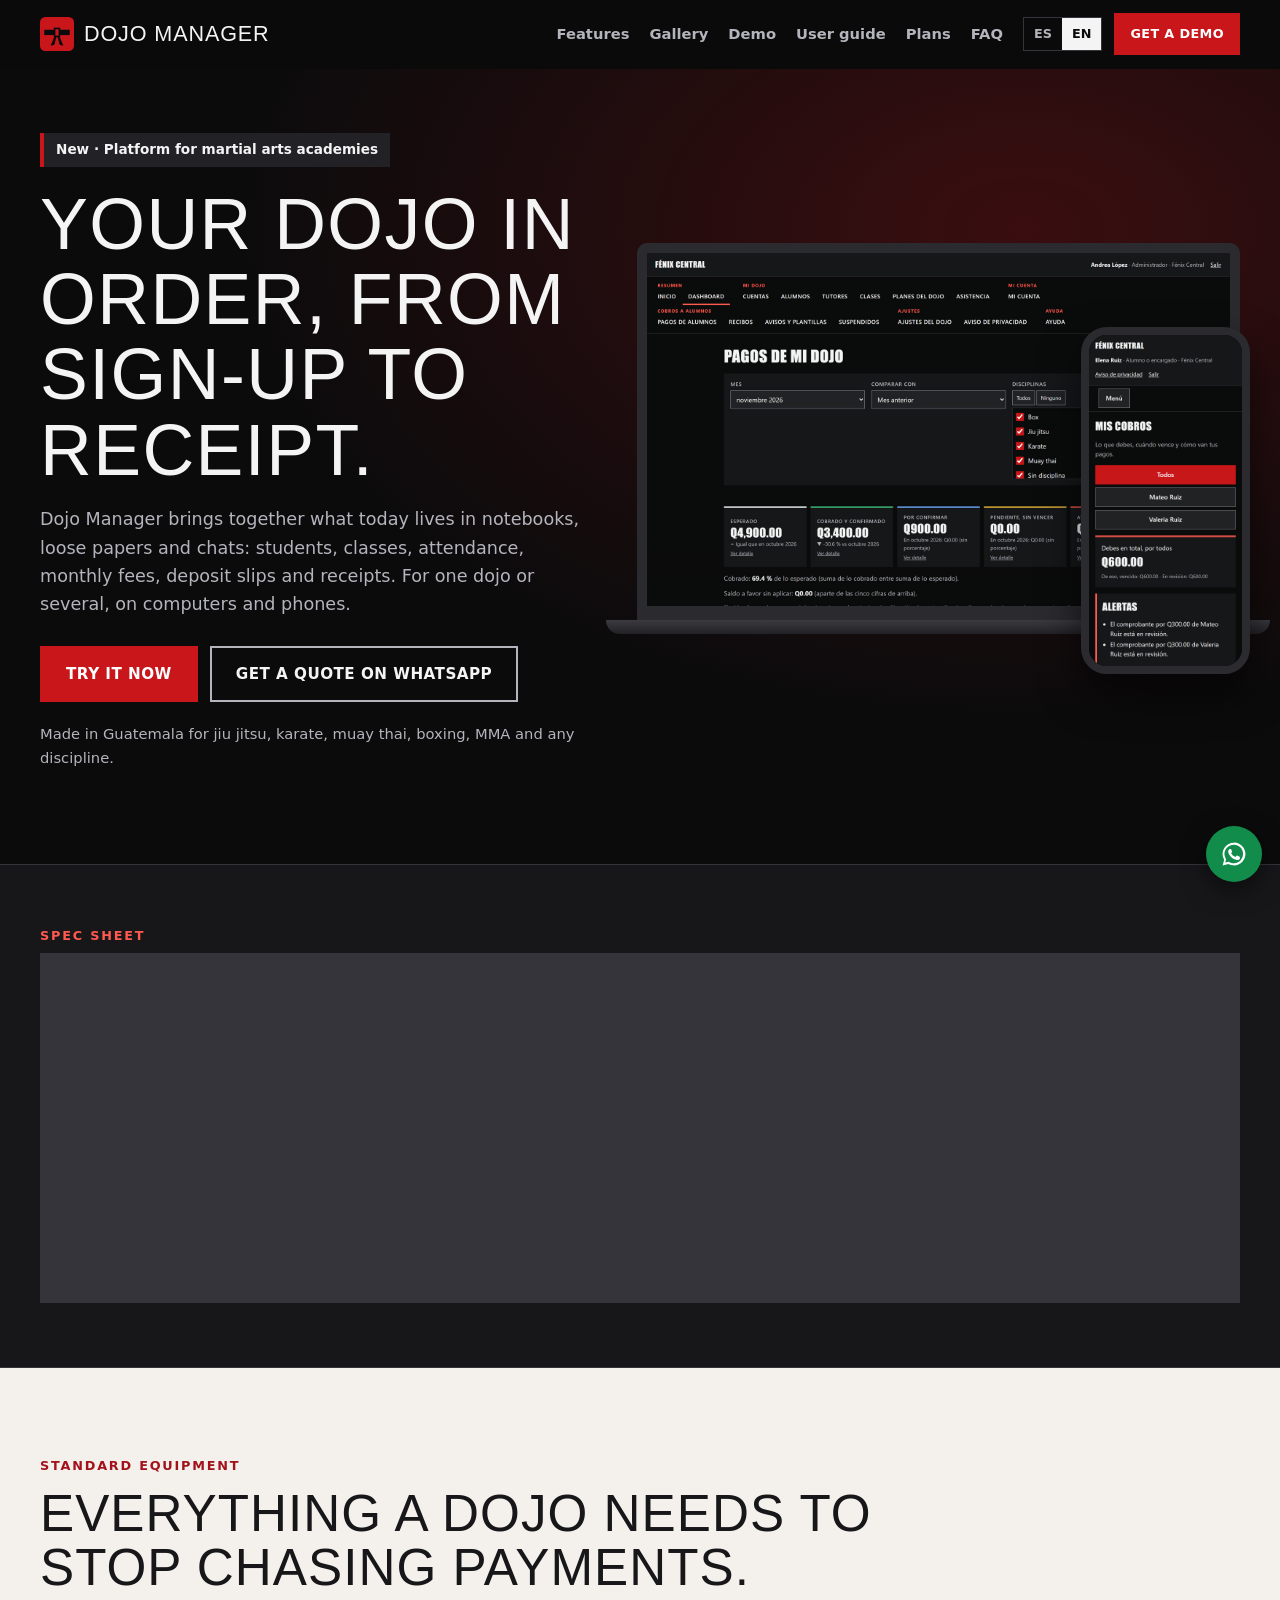
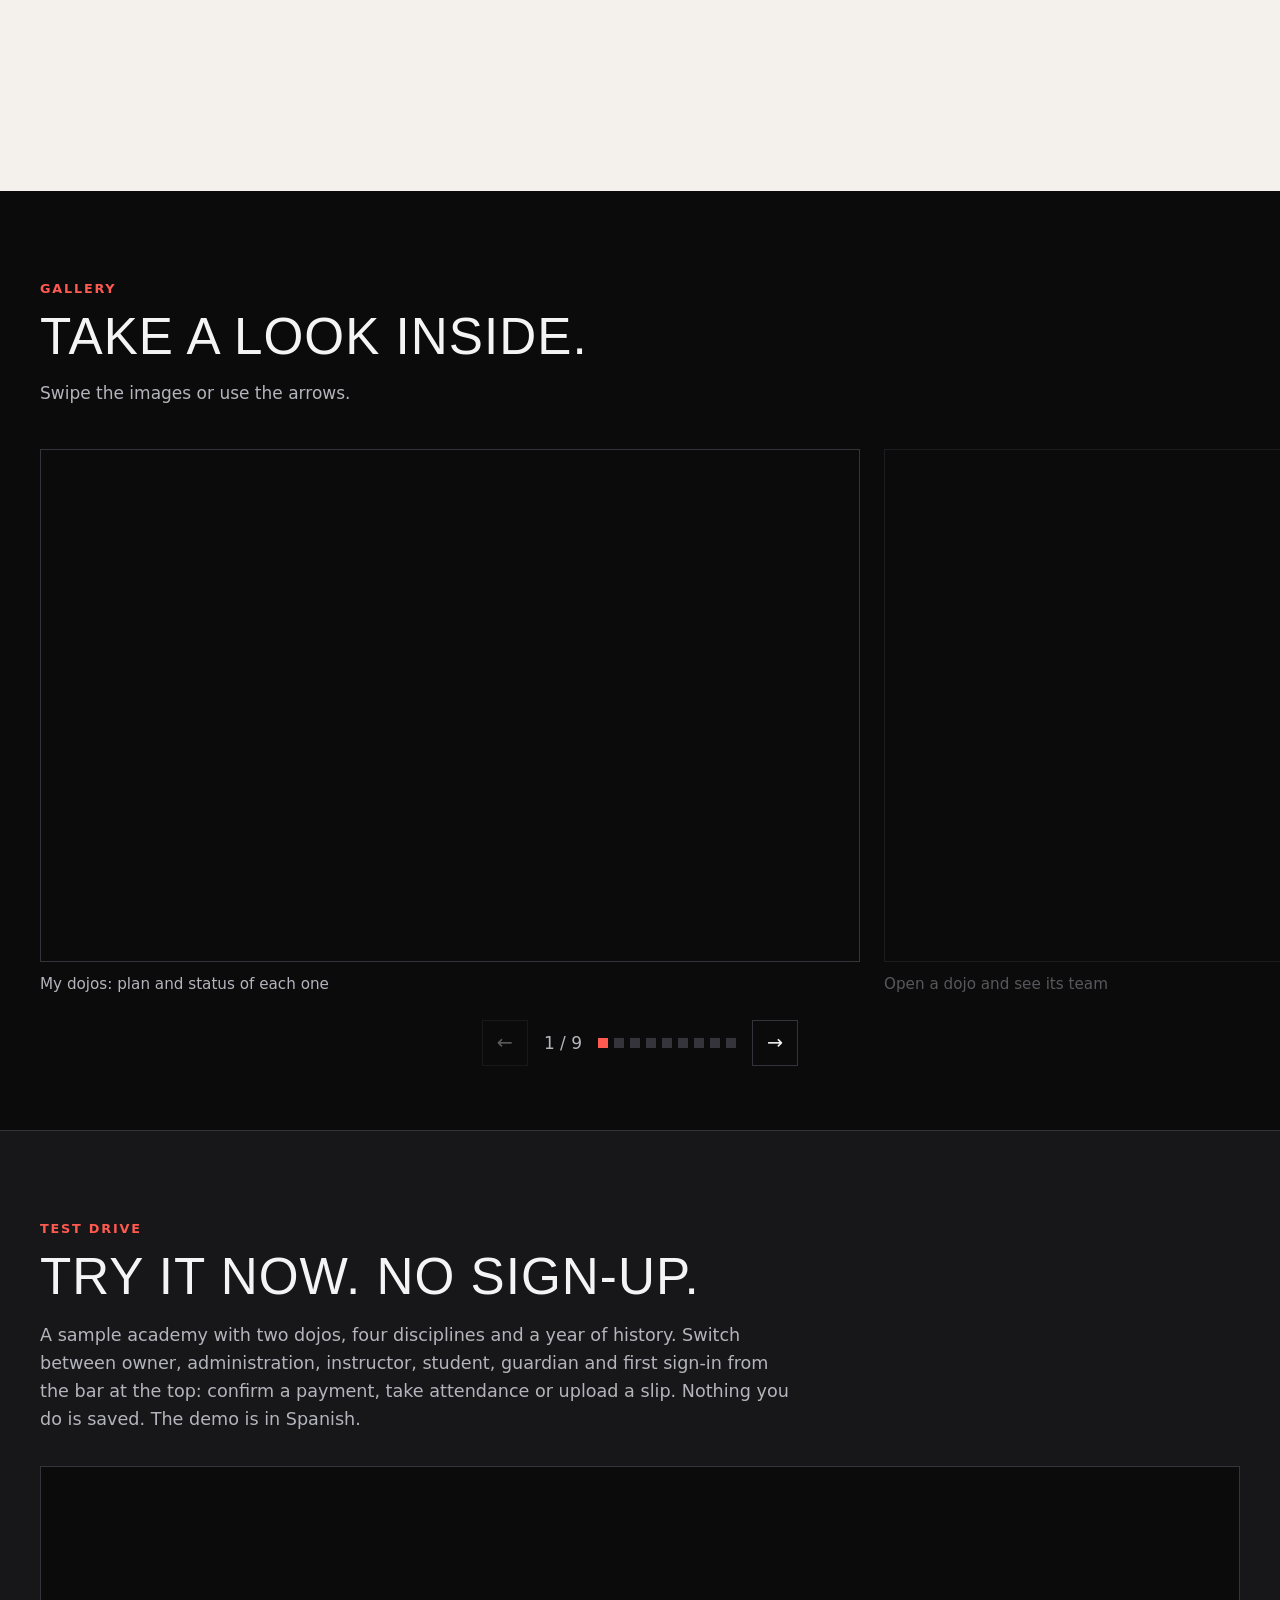
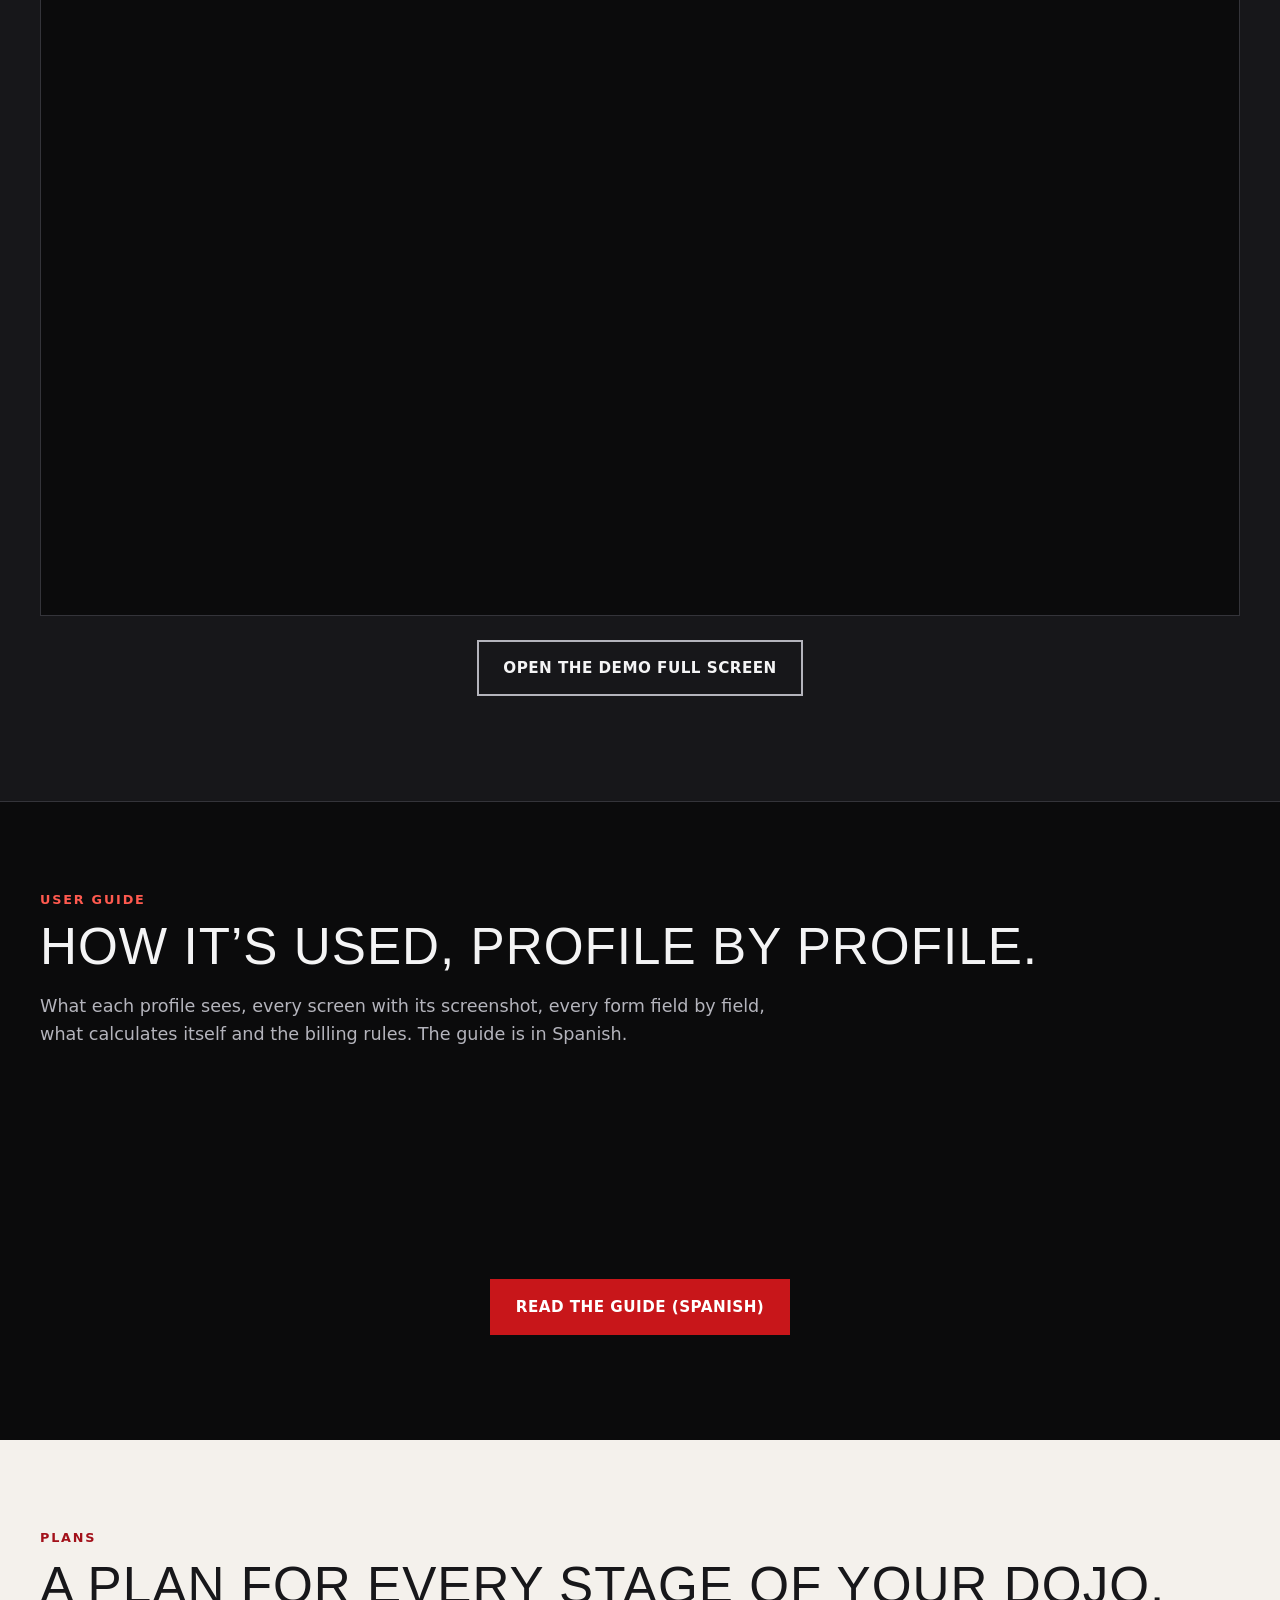
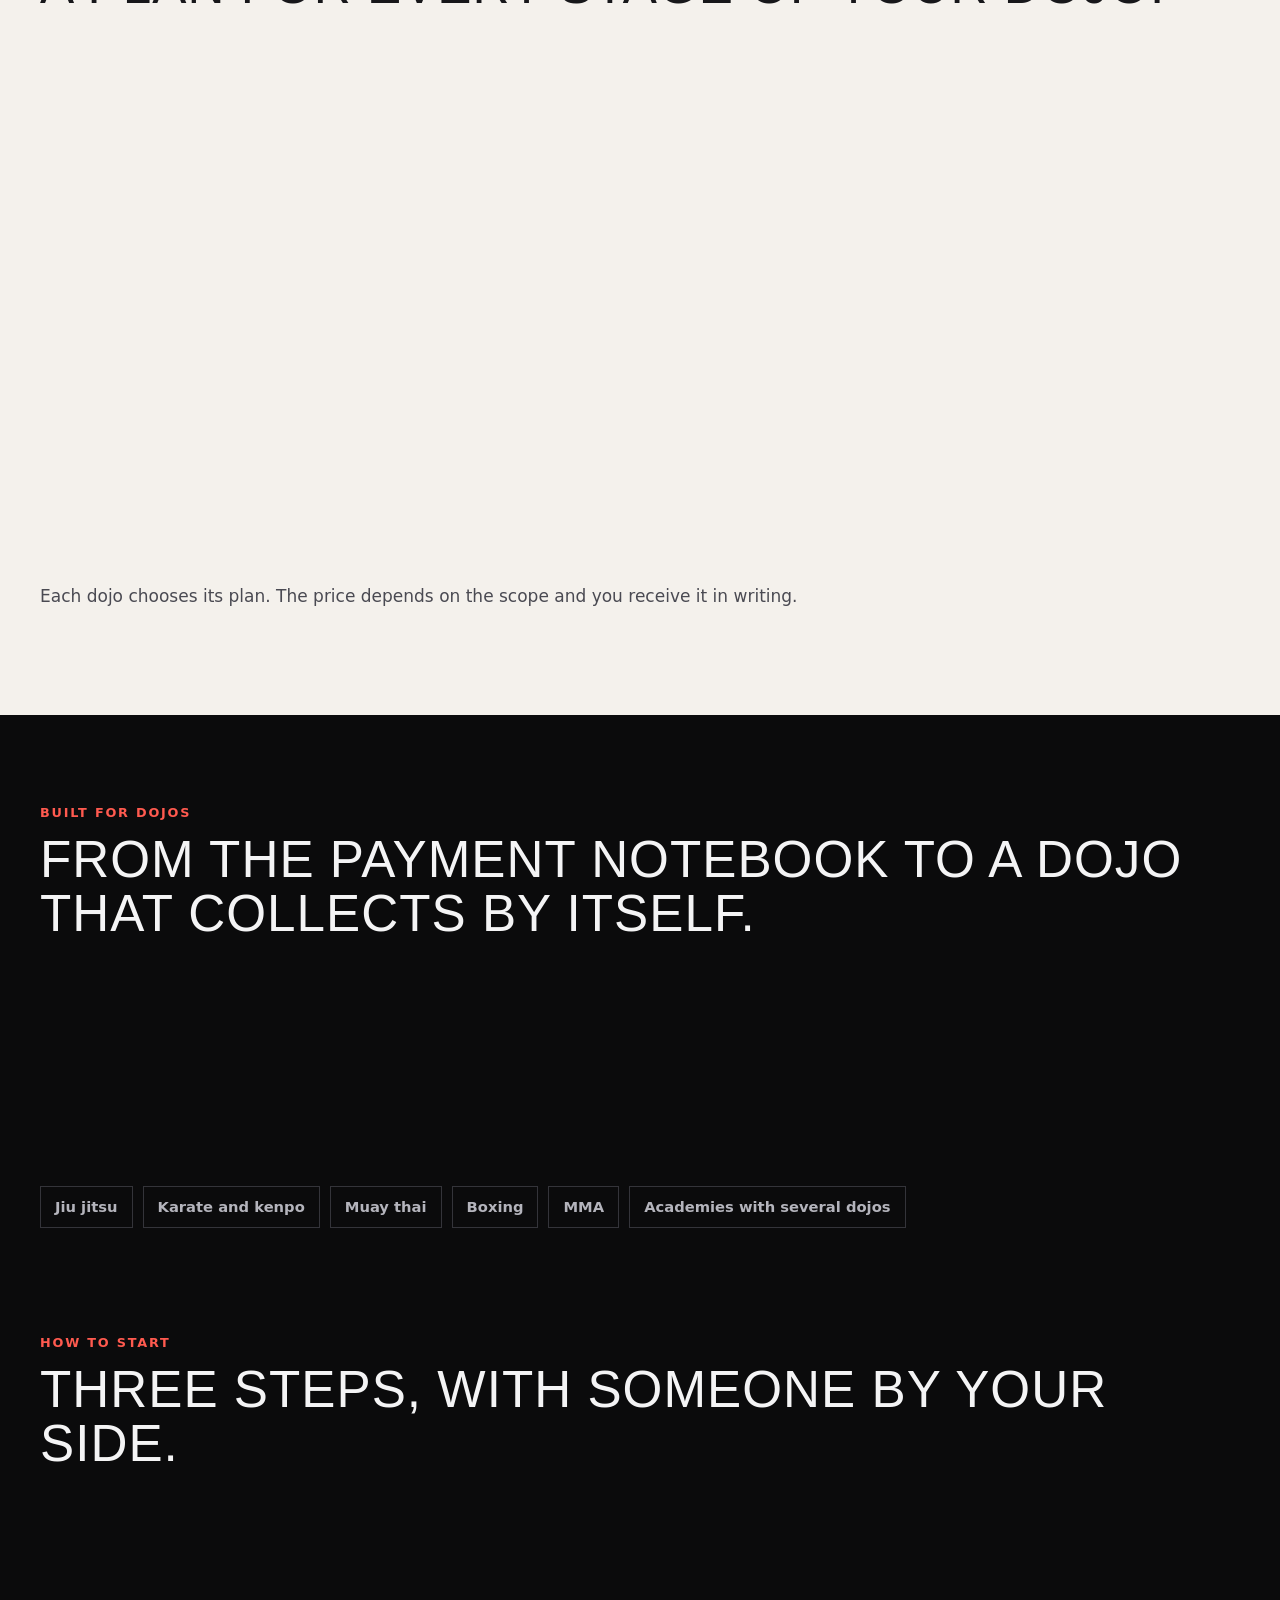
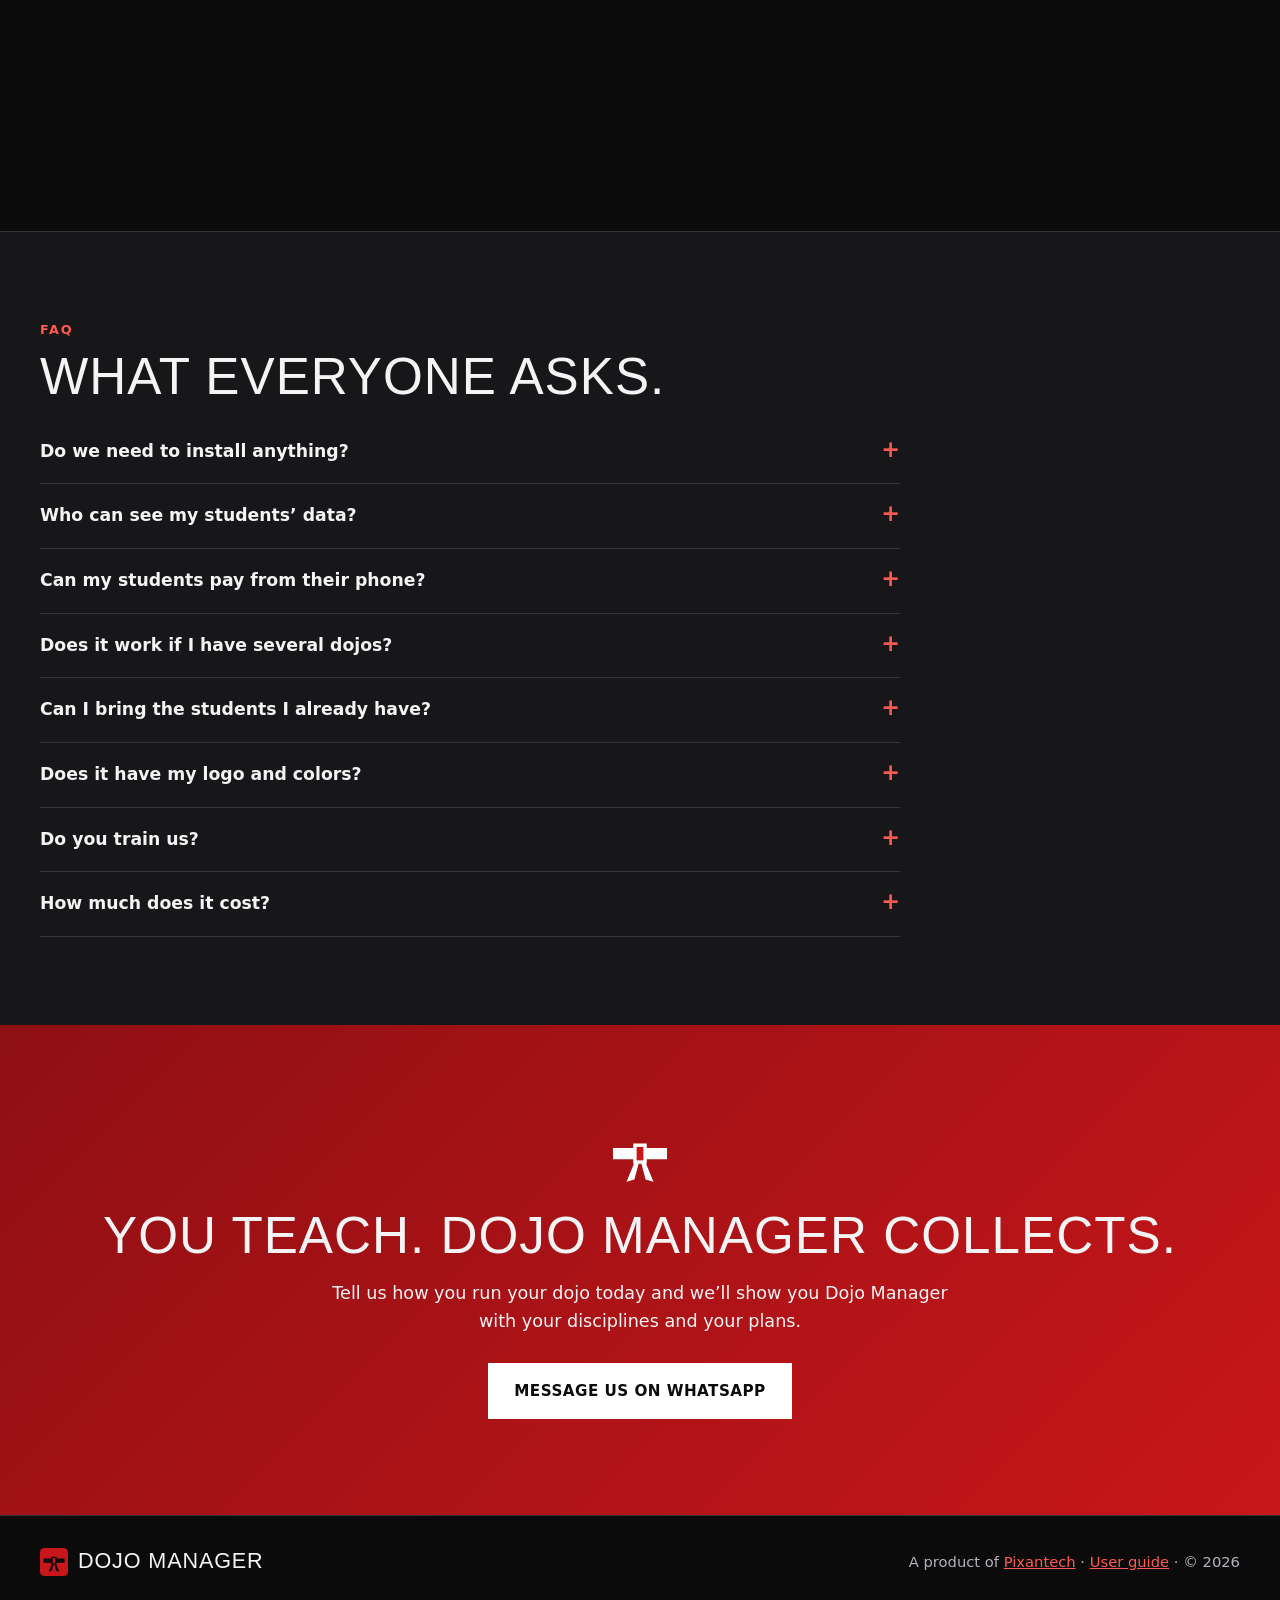
<file: index.html>
<!doctype html>
<html lang="es">
<head>
  <meta charset="utf-8">
  <meta name="viewport" content="width=device-width, initial-scale=1">
  <meta http-equiv="Content-Security-Policy" content="default-src 'none'; script-src 'self'; style-src 'self'; img-src 'self' data:; frame-src 'self'; connect-src 'none'; object-src 'none'; base-uri 'none'; form-action 'none'">
  <meta name="referrer" content="strict-origin-when-cross-origin">
  <title>Dojo Manager · Tu dojo en orden, de la inscripción al recibo</title>
  <meta name="description" content="Dojo Manager es la plataforma para academias de artes marciales: alumnos, clases, asistencia, cobros, comprobantes y recibos, en la computadora y el celular." data-i18n-content="meta.desc">
  <meta name="theme-color" content="#0b0b0c">
  <link rel="icon" href="img/favicon.svg" type="image/svg+xml">
  <meta property="og:title" content="Dojo Manager · Tu dojo en orden, de la inscripción al recibo">
  <meta property="og:description" content="Alumnos, clases, asistencia, cobros y recibos de tu academia de artes marciales, en un solo lugar.">
  <meta property="og:image" content="img/og.jpg">
  <meta property="og:type" content="website">
  <link rel="alternate" hreflang="es" href="./">
  <link rel="alternate" hreflang="en" href="./?lang=en">
  <link rel="stylesheet" href="css/landing.css?v=1">
  <script src="js/frame-guard.js"></script>
  <script src="js/landing.js?v=1" defer></script>
</head>
<body>
<a class="skip" href="#main" data-i18n="skip">Saltar al contenido</a>

<header class="hdr">
  <div class="wrap hdr-in">
    <a class="logo" href="#top" aria-label="Dojo Manager"><img src="img/favicon.svg" alt="" width="34" height="34"><span>Dojo Manager</span></a>
    <nav class="nav" aria-label="Principal" data-i18n-aria="nav.aria">
      <a href="#equipamiento" data-i18n="nav.features">Equipamiento</a>
      <a href="#galeria" data-i18n="nav.gallery">Galería</a>
      <a href="#demo" data-i18n="nav.demo">Demo</a>
      <a href="manual.html" data-i18n="nav.manual">Manual</a>
      <a href="#planes" data-i18n="nav.plans">Planes</a>
      <a href="#preguntas" data-i18n="nav.faq">Preguntas</a>
    </nav>
    <div class="hdr-act">
      <div class="lang" role="group" aria-label="Idioma / Language"><button type="button" data-lang="es">ES</button><button type="button" data-lang="en">EN</button></div>
      <a class="btn btn-sm" data-wa="def" href="https://wa.me/50258253416" target="_blank" rel="noopener" data-i18n="cta.demo">Pide tu demo</a>
    </div>
  </div>
</header>

<main id="main">
  <section class="hero" id="top">
    <div class="wrap hero-in">
      <div class="hero-txt reveal">
        <p class="eyebrow" data-i18n="hero.eyebrow">Nuevo · Plataforma para academias de artes marciales</p>
        <h1 data-i18n="hero.title">Tu dojo en orden, de la inscripción al recibo.</h1>
        <p class="sub" data-i18n="hero.sub">Dojo Manager junta lo que hoy vive en cuadernos, hojas sueltas y chats: alumnos, clases, asistencia, mensualidades, comprobantes de depósito y recibos. Para uno o varios dojos, en la computadora y en el celular.</p>
        <div class="ctas">
          <a class="btn" href="#demo" data-i18n="cta.try">Pruébalo ahora</a>
          <a class="btn btn-ghost" data-wa="def" href="https://wa.me/50258253416" target="_blank" rel="noopener" data-i18n="cta.whatsapp">Cotiza por WhatsApp</a>
        </div>
        <p class="origin" data-i18n="hero.origin">Hecho en Guatemala para dojos de jiu jitsu, karate, muay thai, box, MMA y cualquier disciplina.</p>
      </div>
      <div class="devices reveal" aria-hidden="true">
        <div class="laptop"><div class="screen"><img data-shot="dashboard" alt="" width="1600" height="1000"></div><div class="base"></div></div>
        <div class="phone"><div class="screen"><img data-shot="cel-cobros" alt="" width="780" height="1688"></div></div>
      </div>
    </div>
  </section>

  <section class="specs" aria-labelledby="specs-t">
    <div class="wrap">
      <h2 id="specs-t" class="kicker" data-i18n="specs.title">Ficha técnica</h2>
      <ul class="spec-grid">
        <li class="reveal"><b data-count="4">4</b><span data-i18n="specs.roles">perfiles: dueño de varios dojos, administración, tutor y alumno o encargado</span></li>
        <li class="reveal"><b data-count="10">10</b><span data-i18n="specs.tools">herramientas, de alumnos y cobros hasta la página propia del dojo</span></li>
        <li class="reveal"><b data-count="3">3</b><span data-i18n="specs.plans">planes para que cada dojo pague solo lo que usa</span></li>
        <li class="reveal"><b>0</b><span data-i18n="specs.receipts">recibos a mano: se generan solos al confirmar el pago</span></li>
        <li class="reveal"><b data-count="1">1</b><span data-i18n="specs.deposit">depósito puede cubrir varios meses o varios menores</span></li>
        <li class="reveal"><b data-count="2">2</b><span data-i18n="specs.compare">comparativos en el dashboard: contra el mes anterior y contra el mismo mes del año pasado</span></li>
        <li class="reveal"><b>5 MB</b><span data-i18n="specs.file">por comprobante, en foto o PDF, desde el celular</span></li>
        <li class="reveal"><b>100%</b><span data-i18n="specs.mobile">funcional en el celular, para alumnos, tutores y administración</span></li>
      </ul>
    </div>
  </section>

  <section class="feats" id="equipamiento" aria-labelledby="feat-t">
    <div class="wrap">
      <p class="kicker" data-i18n="feat.kicker">Equipamiento de serie</p>
      <h2 id="feat-t" data-i18n="feat.title">Todo lo que un dojo necesita para dejar de perseguir pagos.</h2>

      <article class="feat reveal">
        <div class="feat-img"><img data-shot="alumnos" alt="Lista de alumnos con su plan y estado" data-i18n-alt="alt.students" loading="lazy" width="1600" height="1000"></div>
        <div class="feat-txt">
          <p class="tag" data-i18n="f1.tag">Alumnos y encargados</p>
          <h3 data-i18n="f1.title">Cada alumno con su plan, su titular y su historia.</h3>
          <p data-i18n="f1.text">Inscribe adultos con su propia cuenta y menores a cargo de su encargado. Un encargado ve a todos sus menores con un solo ingreso. Carga a muchos de una vez con una plantilla de Excel.</p>
          <ul><li data-i18n="f1.b1">Menores siempre con un encargado mayor de edad</li><li data-i18n="f1.b2">Aviso cuando un menor cumple 18 años</li><li data-i18n="f1.b3">Carga masiva por Excel con sus claves temporales</li></ul>
        </div>
      </article>

      <article class="feat reveal">
        <div class="feat-img"><img data-shot="pagos" alt="Comprobantes de depósito por confirmar" data-i18n-alt="alt.payments" loading="lazy" width="1600" height="1000"></div>
        <div class="feat-txt">
          <p class="tag" data-i18n="f2.tag">Cobros y comprobantes</p>
          <h3 data-i18n="f2.title">El alumno sube su depósito. Tú confirmas con un toque.</h3>
          <p data-i18n="f2.text">Las mensualidades se generan solas según el plan de cada alumno. El alumno sube la foto de su boleta desde el celular y tú la ves al lado de lo que debe. Al confirmar, el recibo se crea y le llega al instante.</p>
          <ul><li data-i18n="f2.b1">Un depósito cubre varios meses o varios menores</li><li data-i18n="f2.b2">Pagos en efectivo registrados ahí mismo</li><li data-i18n="f2.b3">Rechazo con motivo, para que el alumno sepa qué corregir</li></ul>
        </div>
      </article>

      <article class="feat reveal">
        <div class="feat-img"><img data-shot="recibos" alt="Recibos numerados del dojo" data-i18n-alt="alt.receipts" loading="lazy" width="1600" height="1000"></div>
        <div class="feat-txt">
          <p class="tag" data-i18n="f3.tag">Recibos</p>
          <h3 data-i18n="f3.title">Recibos numerados, en PDF, que nadie borra.</h3>
          <p data-i18n="f3.text">Cada pago confirmado tiene su recibo con número correlativo. El alumno lo descarga cuando quiera, incluso si tiene un atraso. Si uno salió mal, se anula con un motivo y se emite otro: el historial queda completo.</p>
          <ul><li data-i18n="f3.b1">Numeración correlativa por dojo</li><li data-i18n="f3.b2">Descarga en PDF para el alumno y el dojo</li><li data-i18n="f3.b3">Anular deja rastro, nunca borra</li></ul>
        </div>
      </article>

      <article class="feat reveal">
        <div class="feat-img"><img data-shot="asistencia" alt="Toma de asistencia por clase" data-i18n-alt="alt.attendance" loading="lazy" width="1600" height="1000"></div>
        <div class="feat-txt">
          <p class="tag" data-i18n="f4.tag">Clases y asistencia</p>
          <h3 data-i18n="f4.title">Horarios, cupos y asistencia con un toque por alumno.</h3>
          <p data-i18n="f4.text">Define disciplinas, días, horarios, cupos y tutor de cada clase. El tutor marca su disponibilidad y toma asistencia desde el celular. El sistema no deja inscribir por encima del cupo.</p>
          <ul><li data-i18n="f4.b1">Cupo respetado al inscribir</li><li data-i18n="f4.b2">Disponibilidad de cada tutor por día y hora</li><li data-i18n="f4.b3">Ocupación por clase en el dashboard del tutor</li></ul>
        </div>
      </article>

      <article class="feat reveal">
        <div class="feat-img"><img data-shot="suspendidos" alt="Alumnos atrasados con días de atraso" data-i18n-alt="alt.late" loading="lazy" width="1600" height="1000"></div>
        <div class="feat-txt">
          <p class="tag" data-i18n="f5.tag">Atrasos y avisos</p>
          <h3 data-i18n="f5.title">Quién se atrasó, cuánto debe y el mensaje ya escrito.</h3>
          <p data-i18n="f5.text">Tú decides los días de gracia. Pasado el plazo, la credencial del alumno se pausa sola y vuelve a operar en cuanto sube su comprobante. Las plantillas arman el mensaje con el desglose y lo abren en WhatsApp o en tu correo.</p>
          <ul><li data-i18n="f5.b1">Días de atraso por alumno</li><li data-i18n="f5.b2">Pausa automática y reactivación al pagar</li><li data-i18n="f5.b3">Mensaje de cobro con el monto ya calculado</li></ul>
        </div>
      </article>

      <article class="feat reveal">
        <div class="feat-img"><img data-shot="dashboard-dojos" alt="Dashboard de varios dojos con comparativos" data-i18n-alt="alt.dash" loading="lazy" width="1600" height="1000"></div>
        <div class="feat-txt">
          <p class="tag" data-i18n="f6.tag">Dashboard y varios dojos</p>
          <h3 data-i18n="f6.title">Todos tus dojos, en una sola mirada.</h3>
          <p data-i18n="f6.text">Lo esperado, lo cobrado, lo que está por confirmar y lo vencido, filtrado por dojo y por disciplina. Compara contra el mes anterior o contra el mismo mes del año pasado, y toca cualquier cifra para ver los pagos que la forman.</p>
          <ul><li data-i18n="f6.b1">Un solo ingreso para el dueño de varios dojos</li><li data-i18n="f6.b2">Filtros por dojo y por disciplina</li><li data-i18n="f6.b3">Descarga de los datos en Excel</li></ul>
        </div>
      </article>

      <article class="feat reveal">
        <div class="feat-img"><img data-shot="permisos" alt="Permisos del alumno sobre sus datos" data-i18n-alt="alt.privacy" loading="lazy" width="1600" height="1000"></div>
        <div class="feat-txt">
          <p class="tag" data-i18n="f7.tag">Acceso y privacidad</p>
          <h3 data-i18n="f7.title">Cada quien ve lo suyo. Cada cambio queda escrito.</h3>
          <p data-i18n="f7.text">Solo la administración crea cuentas, con una clave temporal que la persona cambia al entrar. El alumno acepta el aviso de privacidad, decide sobre promociones y uso de su imagen, y descarga sus datos cuando quiera. Cada cambio queda en una bitácora firmada.</p>
          <ul><li data-i18n="f7.b1">Clave temporal y cambio obligatorio al entrar</li><li data-i18n="f7.b2">Permisos del alumno sobre sus datos e imagen</li><li data-i18n="f7.b3">Bitácora con autor, fecha y hora</li></ul>
        </div>
      </article>
    </div>
  </section>

  <section class="gallery" id="galeria" aria-labelledby="gal-t">
    <div class="wrap">
      <p class="kicker" data-i18n="gal.kicker">Galería</p>
      <h2 id="gal-t" data-i18n="gal.title">Échale un vistazo por dentro.</h2>
      <p class="hint" data-i18n="gal.hint">Desliza las imágenes o usa las flechas.</p>
    </div>
    <div class="gal-track" id="galTrack" tabindex="0" aria-label="Capturas de Dojo Manager" data-i18n-aria="gal.aria">
      <figure><img data-shot="dojos" alt="" loading="lazy" width="1600" height="1000"><figcaption data-i18n="gal.c1">Mis dojos: plan y estado de cada uno</figcaption></figure>
      <figure><img data-shot="panel-dojo" alt="" loading="lazy" width="1600" height="1000"><figcaption data-i18n="gal.c2">Entrar a un dojo y ver su equipo</figcaption></figure>
      <figure><img data-shot="cobros-encargado" alt="" loading="lazy" width="1600" height="1000"><figcaption data-i18n="gal.c3">El encargado ve lo de todos sus menores</figcaption></figure>
      <figure><img data-shot="comprobante" alt="" loading="lazy" width="1600" height="1000"><figcaption data-i18n="gal.c4">Subir el comprobante del depósito</figcaption></figure>
      <figure><img data-shot="clases" alt="" loading="lazy" width="1600" height="1000"><figcaption data-i18n="gal.c5">Clases con horario, cupo y tutor</figcaption></figure>
      <figure><img data-shot="disponibilidad" alt="" loading="lazy" width="1600" height="1000"><figcaption data-i18n="gal.c6">Disponibilidad del tutor</figcaption></figure>
      <figure><img data-shot="plantillas" alt="" loading="lazy" width="1600" height="1000"><figcaption data-i18n="gal.c7">Avisos de cobro listos para enviar</figcaption></figure>
      <figure><img data-shot="ficha" alt="" loading="lazy" width="1600" height="1000"><figcaption data-i18n="gal.c8">La ficha completa de un alumno</figcaption></figure>
      <figure><img data-shot="ayuda" alt="" loading="lazy" width="1600" height="1000"><figcaption data-i18n="gal.c9">El manual, dentro de la app</figcaption></figure>
    </div>
    <div class="wrap gal-ctl">
      <button type="button" data-gal="-1" aria-label="Anterior" data-i18n-aria="gal.prev">←</button>
      <span class="gal-count"><span id="galNum">1</span> / <span id="galTot">9</span></span>
      <div class="dots" id="galDots"></div>
      <button type="button" data-gal="1" aria-label="Siguiente" data-i18n-aria="gal.next">→</button>
    </div>
  </section>

  <section class="demo" id="demo" aria-labelledby="demo-t">
    <div class="wrap">
      <p class="kicker" data-i18n="demo.kicker">Prueba de manejo</p>
      <h2 id="demo-t" data-i18n="demo.title">Pruébalo ahora. Sin registrarte.</h2>
      <p class="sub" data-i18n="demo.sub">Una academia de ejemplo con dos dojos, cuatro disciplinas y un año de historial. Cambia entre dueño, administración, tutor, alumno, encargado y primer ingreso desde la barra de arriba: confirma un pago, toma asistencia o sube un comprobante. Nada de lo que hagas se guarda.</p>
      <div class="demo-frame"><iframe id="demoFrame" title="Demo interactiva de Dojo Manager" data-i18n-title="demo.iframe" data-src="demo/?como=admin" loading="lazy"></iframe></div>
      <p class="center"><a class="btn btn-ghost" id="demoOpen" href="demo/?como=admin" target="_blank" rel="noopener" data-i18n="demo.open">Abrir la demo en pantalla completa</a></p>
    </div>
  </section>

  <section class="guide" aria-labelledby="guide-t">
    <div class="wrap">
      <p class="kicker" data-i18n="guide.kicker">Manual de uso</p>
      <h2 id="guide-t" data-i18n="guide.title">Cómo se usa, perfil por perfil.</h2>
      <p class="sub" data-i18n="guide.text">Qué ve cada perfil, cada pantalla con su captura, cada formulario campo por campo, lo que se calcula solo y las reglas de cobro.</p>
      <ul class="guide-grid">
        <li class="reveal"><b data-i18n="guide.l1">Dueño de varios dojos</b><span data-i18n="guide.l1t">Sus dojos, el dashboard de todos y el equipo de cada uno.</span></li>
        <li class="reveal"><b data-i18n="guide.l2">Administración del dojo</b><span data-i18n="guide.l2t">Alumnos, clases, pagos, recibos, atrasos y ajustes.</span></li>
        <li class="reveal"><b data-i18n="guide.l3">Tutor</b><span data-i18n="guide.l3t">Su disponibilidad, sus clases y la asistencia.</span></li>
        <li class="reveal"><b data-i18n="guide.l4">Alumno o encargado</b><span data-i18n="guide.l4t">Sus cobros, sus comprobantes, sus recibos y sus permisos.</span></li>
      </ul>
      <p class="center"><a class="btn" href="manual.html" data-i18n="guide.cta">Leer el manual</a></p>
    </div>
  </section>

  <section class="plans" id="planes" aria-labelledby="plans-t">
    <div class="wrap">
      <p class="kicker" data-i18n="ed.kicker">Planes</p>
      <h2 id="plans-t" data-i18n="ed.title">Un plan para cada etapa de tu dojo.</h2>
      <div class="plan-grid">
        <article class="plan reveal">
          <h3 data-i18n="ed.e1">Básico</h3>
          <p class="for" data-i18n="ed.e1for">Para ordenar alumnos y cobros desde el primer día.</p>
          <ul><li data-i18n="ed.e1b1">Alumnos, encargados, cobros, comprobantes y recibos</li><li data-i18n="ed.e1b2">Clases con horario, cupo y tutor</li></ul>
          <a class="btn btn-ghost" data-wa="basico" href="https://wa.me/50258253416" target="_blank" rel="noopener" data-i18n="ed.quote">Cotizar</a>
        </article>
        <article class="plan plan-pop reveal">
          <p class="badge" data-i18n="ed.popular">Recomendado</p>
          <h3 data-i18n="ed.e2">Pro</h3>
          <p class="for" data-i18n="ed.e2for">Para dojos con varios tutores y muchas clases.</p>
          <ul><li data-i18n="ed.e2b1">Todo lo de Básico</li><li data-i18n="ed.e2b2">Asistencia y disponibilidad de tutores</li><li data-i18n="ed.e2b3">Avisos y plantillas de cobro</li><li data-i18n="ed.e2b4">Dashboard con comparativos</li></ul>
          <a class="btn" data-wa="pro" href="https://wa.me/50258253416" target="_blank" rel="noopener" data-i18n="ed.quote">Cotizar</a>
        </article>
        <article class="plan reveal">
          <h3 data-i18n="ed.e3">Premium</h3>
          <p class="for" data-i18n="ed.e3for">Para academias que quieren todo bajo control.</p>
          <ul><li data-i18n="ed.e3b1">Todo lo de Pro</li><li data-i18n="ed.e3b2">Seguimiento de atrasos y suspendidos</li><li data-i18n="ed.e3b3">Ausencias, carga y descarga por Excel</li><li data-i18n="ed.e3b4">Página propia del dojo</li></ul>
          <a class="btn btn-ghost" data-wa="premium" href="https://wa.me/50258253416" target="_blank" rel="noopener" data-i18n="ed.quote">Cotizar</a>
        </article>
      </div>
      <p class="note" data-i18n="ed.note">Cada dojo elige su plan. El precio depende del alcance y lo recibes por escrito.</p>
    </div>
  </section>

  <section class="industry" aria-labelledby="ind-t">
    <div class="wrap">
      <p class="kicker" data-i18n="ind.kicker">Hecho para dojos</p>
      <h2 id="ind-t" data-i18n="ind.title">Del cuaderno de pagos a un dojo que se cobra solo.</h2>
      <div class="ba">
        <div class="reveal"><p class="ba-t" data-i18n="ind.b">Antes</p><p data-i18n="ind.b1">Pagos anotados en un cuaderno, fotos de boletas perdidas en el chat, recibos hechos a mano y nadie sabe quién se atrasó hasta fin de mes.</p></div>
        <div class="reveal ba-after"><p class="ba-t" data-i18n="ind.a">Con Dojo Manager</p><p data-i18n="ind.a1">El alumno sube su comprobante, tú lo confirmas, el recibo sale solo y el dashboard te dice cuánto falta por cobrar hoy.</p></div>
      </div>
      <ul class="chips">
        <li data-i18n="ind.c1">Jiu jitsu</li><li data-i18n="ind.c2">Karate y kenpo</li><li data-i18n="ind.c3">Muay thai</li><li data-i18n="ind.c4">Box</li><li data-i18n="ind.c5">MMA</li><li data-i18n="ind.c6">Academias con varios dojos</li>
      </ul>
    </div>
  </section>

  <section class="start" aria-labelledby="st-t">
    <div class="wrap">
      <p class="kicker" data-i18n="st.kicker">Cómo empezar</p>
      <h2 id="st-t" data-i18n="st.title">Tres pasos, acompañado.</h2>
      <ol class="steps">
        <li class="reveal"><b data-i18n="st.s1">Nos escribes</b><span data-i18n="st.s1t">Cuéntanos por WhatsApp cuántos alumnos y disciplinas tienes y cómo cobras hoy.</span></li>
        <li class="reveal"><b data-i18n="st.s2">Lo preparamos</b><span data-i18n="st.s2t">Creamos tu dojo con tu logo y tus colores, tus planes y tus clases.</span></li>
        <li class="reveal"><b data-i18n="st.s3">Tu equipo lo usa</b><span data-i18n="st.s3t">Capacitamos a tu administración y tutores, y cargamos a tus alumnos por Excel.</span></li>
      </ol>
    </div>
  </section>

  <section class="faq" id="preguntas" aria-labelledby="faq-t">
    <div class="wrap">
      <p class="kicker" data-i18n="faq.kicker">Preguntas</p>
      <h2 id="faq-t" data-i18n="faq.title">Lo que todos preguntan.</h2>
      <details><summary data-i18n="q1">¿Hay que instalar algo?</summary><p data-i18n="a1">No. Dojo Manager funciona en el navegador de la computadora y del celular. Cada persona entra con su correo y su contraseña.</p></details>
      <details><summary data-i18n="q2">¿Quién puede ver los datos de mis alumnos?</summary><p data-i18n="a2">Solo las personas a las que la administración del dojo dio acceso. Un tutor ve sus clases; un alumno o encargado ve solo lo suyo y lo de sus menores. Cada cambio queda en una bitácora con autor, fecha y hora.</p></details>
      <details><summary data-i18n="q3">¿Mis alumnos pueden pagar desde el celular?</summary><p data-i18n="a3">Sí. Hacen su depósito como siempre y suben la foto o el PDF de la boleta. Ven lo que deben, el estado de su pago y sus recibos.</p></details>
      <details><summary data-i18n="q4">¿Sirve si tengo varios dojos?</summary><p data-i18n="a4">Sí. El dueño entra una sola vez y ve todos sus dojos en el dashboard; cada dojo tiene su propia administración, sus planes y sus recibos.</p></details>
      <details><summary data-i18n="q5">¿Puedo traer a los alumnos que ya tengo?</summary><p data-i18n="a5">Sí. Se cargan con una plantilla de Excel y el sistema entrega las claves temporales de cada cuenta.</p></details>
      <details><summary data-i18n="q6">¿Tiene mi logo y mis colores?</summary><p data-i18n="a6">Sí. Cada dojo entra con su logo y su color, y el plan Premium incluye la página propia del dojo.</p></details>
      <details><summary data-i18n="q7">¿Me capacitan?</summary><p data-i18n="a7">Sí. Acompañamos a la administración y a los tutores en los primeros días, y el manual está dentro de la app.</p></details>
      <details><summary data-i18n="q8">¿Cuánto cuesta?</summary><p data-i18n="a8">Depende del plan y del número de dojos. Escríbenos y recibes la cotización por escrito.</p></details>
    </div>
  </section>

  <section class="final" aria-labelledby="final-t">
    <div class="wrap center">
      <img src="img/simbolo-blanco.svg" alt="" width="72" height="72">
      <h2 id="final-t" data-i18n="final.title">Tú enseña. Dojo Manager cobra.</h2>
      <p data-i18n="final.text">Cuéntanos cómo llevas hoy tu dojo y te mostramos Dojo Manager con tus disciplinas y tus planes.</p>
      <a class="btn" data-wa="final" href="https://wa.me/50258253416" target="_blank" rel="noopener" data-i18n="cta.whatsapp2">Escríbenos por WhatsApp</a>
    </div>
  </section>
</main>

<footer class="ftr">
  <div class="wrap ftr-in">
    <a class="logo" href="#top"><img src="img/favicon.svg" alt="" width="28" height="28"><span>Dojo Manager</span></a>
    <p><span data-i18n="ftr.by">Un producto de</span> <a href="https://www.pixantech.net" target="_blank" rel="noopener">Pixantech</a> · <a href="manual.html" data-i18n="ftr.manual">Manual de uso</a> · © <span id="year">2026</span></p>
  </div>
</footer>
<a class="wa-float" data-wa="float" href="https://wa.me/50258253416" target="_blank" rel="noopener" aria-label="WhatsApp">
  <svg viewBox="0 0 32 32" width="28" height="28" aria-hidden="true"><path fill="#fff" d="M16 3a13 13 0 0 0-11.2 19.6L3 29l6.6-1.7A13 13 0 1 0 16 3zm0 23.6c-2 0-4-.6-5.7-1.6l-.4-.2-3.9 1 1-3.8-.3-.4A10.6 10.6 0 1 1 16 26.6zm5.8-7.9c-.3-.2-1.9-.9-2.2-1-.3-.1-.5-.2-.7.2l-1 1.2c-.2.2-.4.2-.7.1a8.7 8.7 0 0 1-4.3-3.8c-.3-.6.3-.5.9-1.7.1-.2 0-.4 0-.5l-1-2.4c-.3-.6-.5-.5-.7-.5h-.6c-.2 0-.6.1-.9.4-.3.3-1.2 1.1-1.2 2.8s1.2 3.2 1.4 3.5c.2.2 2.4 3.6 5.7 5 2.1.9 2.9 1 4 .8.6-.1 1.9-.8 2.2-1.5.3-.8.3-1.4.2-1.5-.1-.2-.3-.2-.6-.4z"/></svg>
</a>
</body>
</html>
</file>
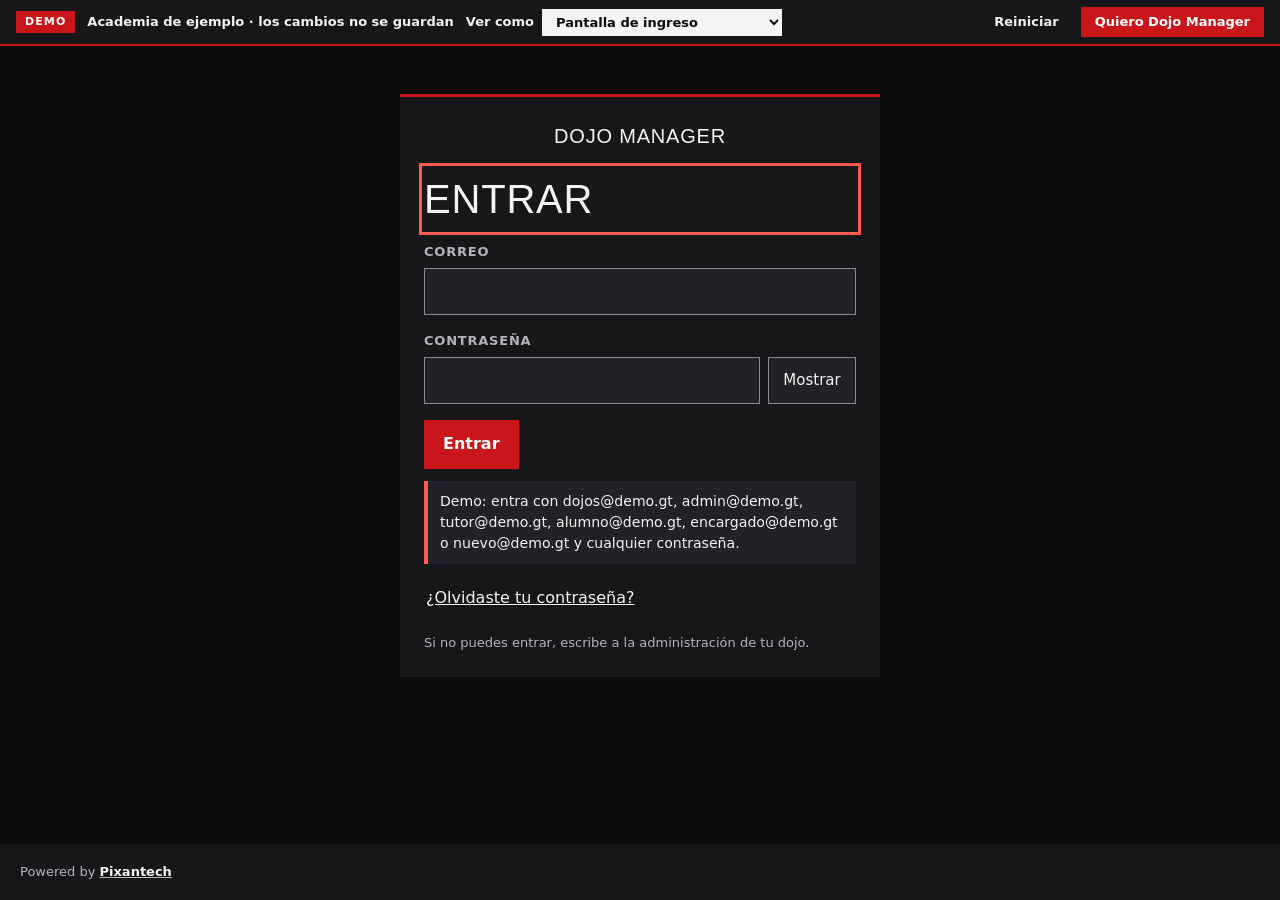
<file: demo/index.html>
<!doctype html>
<html lang="es">
<head>
  <meta charset="utf-8">
  <meta name="viewport" content="width=device-width, initial-scale=1">
  
  <meta http-equiv="Content-Security-Policy" content="default-src 'none'; script-src 'self'; style-src 'self'; img-src 'self' data: blob:; frame-src blob:; connect-src 'self'; object-src 'none'; base-uri 'none'; form-action 'none'">
  <meta name="robots" content="noindex">
  <meta name="description" content="Demo interactiva de Dojo Manager con una academia de artes marciales de ejemplo.">
  <meta name="referrer" content="no-referrer">
  <meta name="theme-color" content="#0b0b0c">
  <title>Dojo Manager · Demo interactiva</title>
  <link rel="icon" href="../img/favicon.svg" type="image/svg+xml">
  <link rel="stylesheet" href="css/styles.css?v=202611140439">
  <link rel="stylesheet" href="css/demo.css?v=202611140439">
  <script src="../js/frame-guard.js" defer></script>
  <script src="js/entorno.js?v=202611140439" defer></script>
  <script src="js/servicio.js?v=202611140439" defer></script>
  <script src="js/escuela.js?v=202611140439" defer></script>
  <script src="js/arranque.js?v=202611140439" defer></script>
  <script src="js/antiframe.js?v=202611140439" defer></script>
  <script src="js/config.js?v=202611140439" defer></script>
  <script src="js/temas.js?v=202611140439" defer></script>
  <script src="js/enlaces.js?v=202611140439" defer></script>
  <script src="js/ui.js?v=202611140439" defer></script>
  <script src="js/espera.js?v=202611140439" defer></script>
  <script src="js/api.js?v=202611140439" defer></script>
  <script src="js/auth.js?v=202611140439" defer></script>
  <script src="js/acceso.js?v=202611140439" defer></script>
  <script src="js/plataforma.js?v=202611140439" defer></script>
  <script src="js/excel.js?v=202611140439" defer></script>
  <script src="js/carga-excel.js?v=202611140439" defer></script>
  <script src="js/graficos.js?v=202611140439" defer></script>
  <script src="js/vistas/general.js?v=202611140439" defer></script>
  <script src="js/vistas/admin-dojos.js?v=202611140439" defer></script>
  <script src="js/vistas/admin.js?v=202611140439" defer></script>
  <script src="js/vistas/tutor.js?v=202611140439" defer></script>
  <script src="js/vistas/alumno.js?v=202611140439" defer></script>
  <script src="js/vistas/dashboard.js?v=202611140439" defer></script>
  <script src="js/vistas/ayuda.js?v=202611140439" defer></script>
  <script src="js/app.js?v=202611140439" defer></script>
  <script src="js/barra.js?v=202611140439" defer></script>
</head>
<body data-modo="acceso">
  <div class="demo-bar" id="demoBar">
    <span class="demo-tag">DEMO</span>
    <span class="demo-txt">Academia de ejemplo · los cambios no se guardan</span>
    <label class="demo-como"><span>Ver como</span>
      <select id="demoComo" aria-label="Ver la demo como">
        <option value="">Pantalla de ingreso</option>
        <option value="admin-dojos">Dueño de la academia (varios dojos)</option>
        <option value="admin">Administración del dojo</option>
        <option value="tutor">Tutor</option>
        <option value="alumno">Alumno</option>
        <option value="encargado">Encargado de menores</option>
        <option value="nuevo">Primer ingreso</option>
      </select></label>
    <span class="demo-sp"></span>
    <button type="button" class="demo-reset" id="demoReset">Reiniciar</button>
    <a class="demo-cta" id="demoCta" href="https://wa.me/50258253416" target="_blank" rel="noopener">Quiero Dojo Manager</a>
  </div>
  <a class="salto" href="#contenido">Saltar al contenido</a>
  <div id="franja" role="status" hidden></div>
  <header id="cabecera" hidden></header>
  <nav id="menu" aria-label="Principal" hidden></nav>
  <main id="contenido" tabindex="-1"><p class="cargando">Cargando…</p></main>
  <footer class="pie">
    <div>Powered by <a class="pixantech" href="https://www.pixantech.net" target="_blank" rel="noopener noreferrer"><b>Pixantech</b></a></div>
  </footer>
  <div id="avisos" aria-live="polite"></div>
  <noscript><p class="cargando">Esta aplicación necesita JavaScript.</p></noscript>
</body>
</html>
</file>
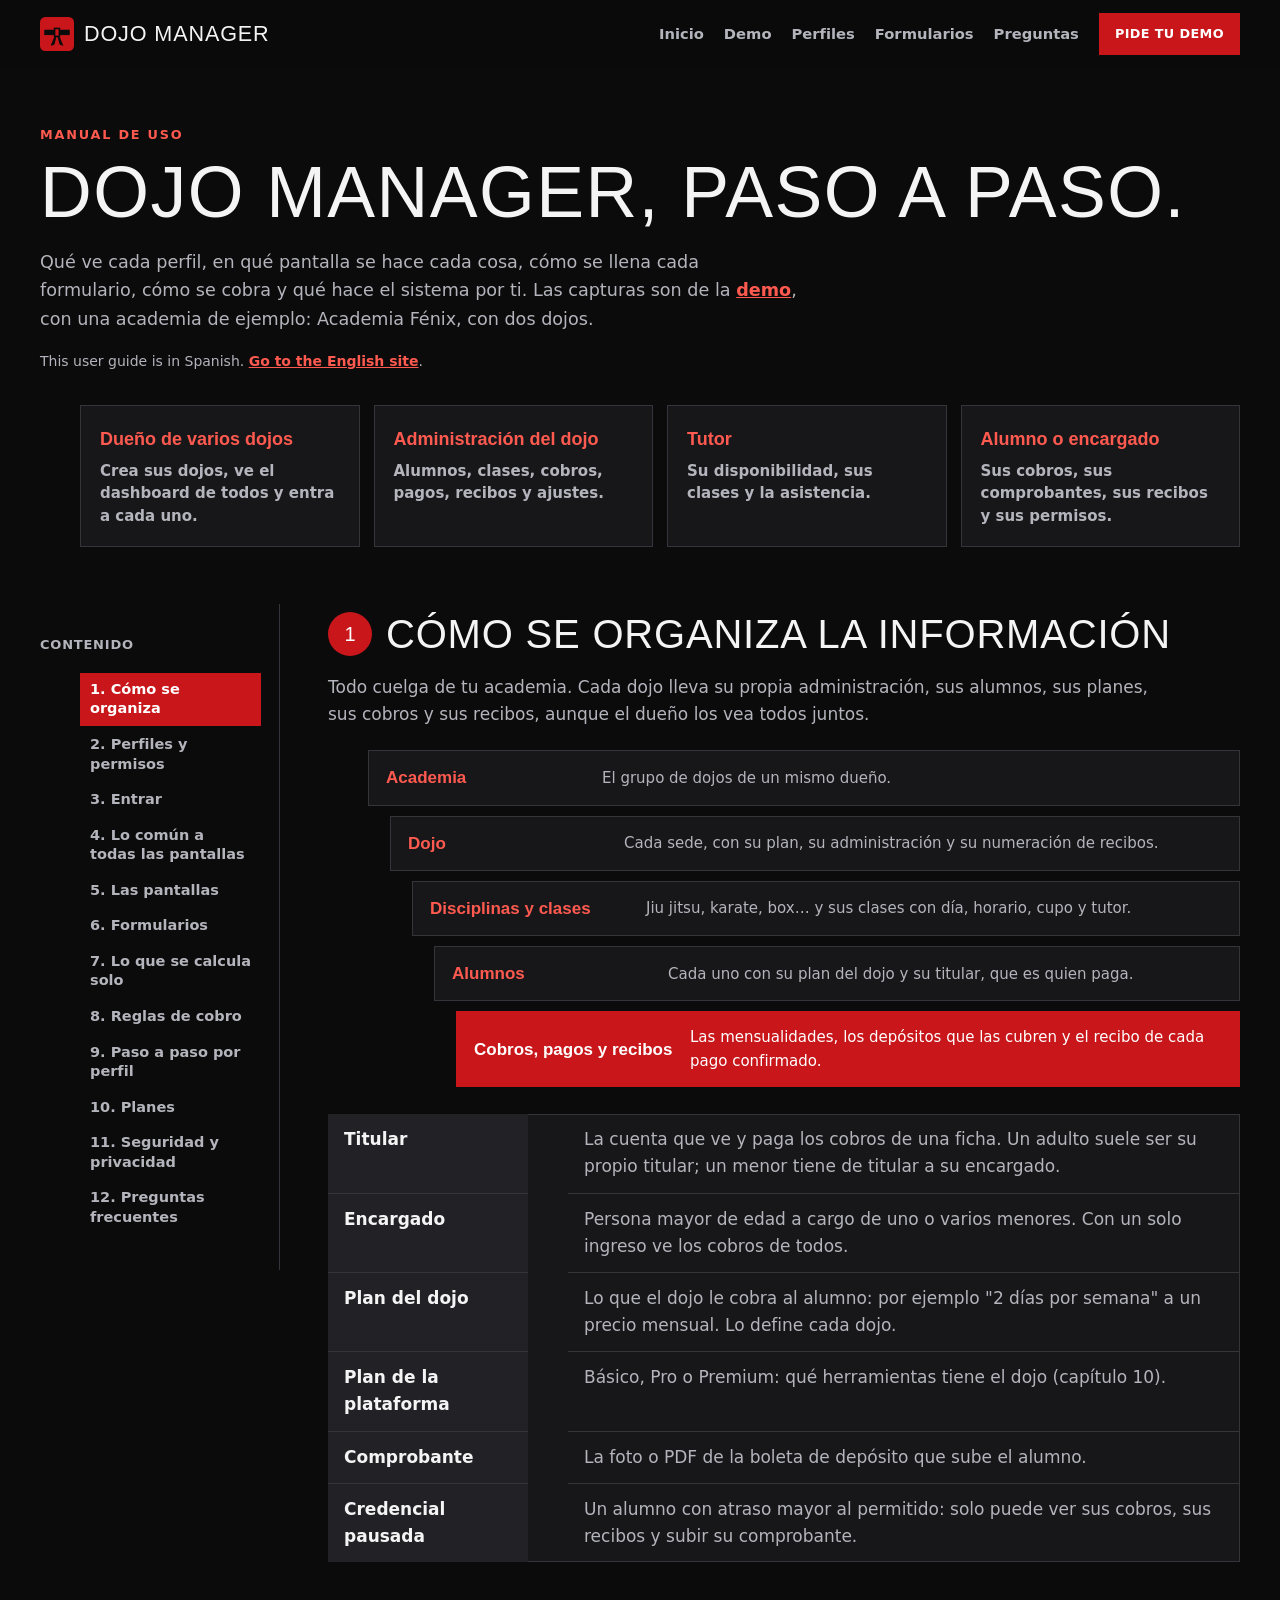
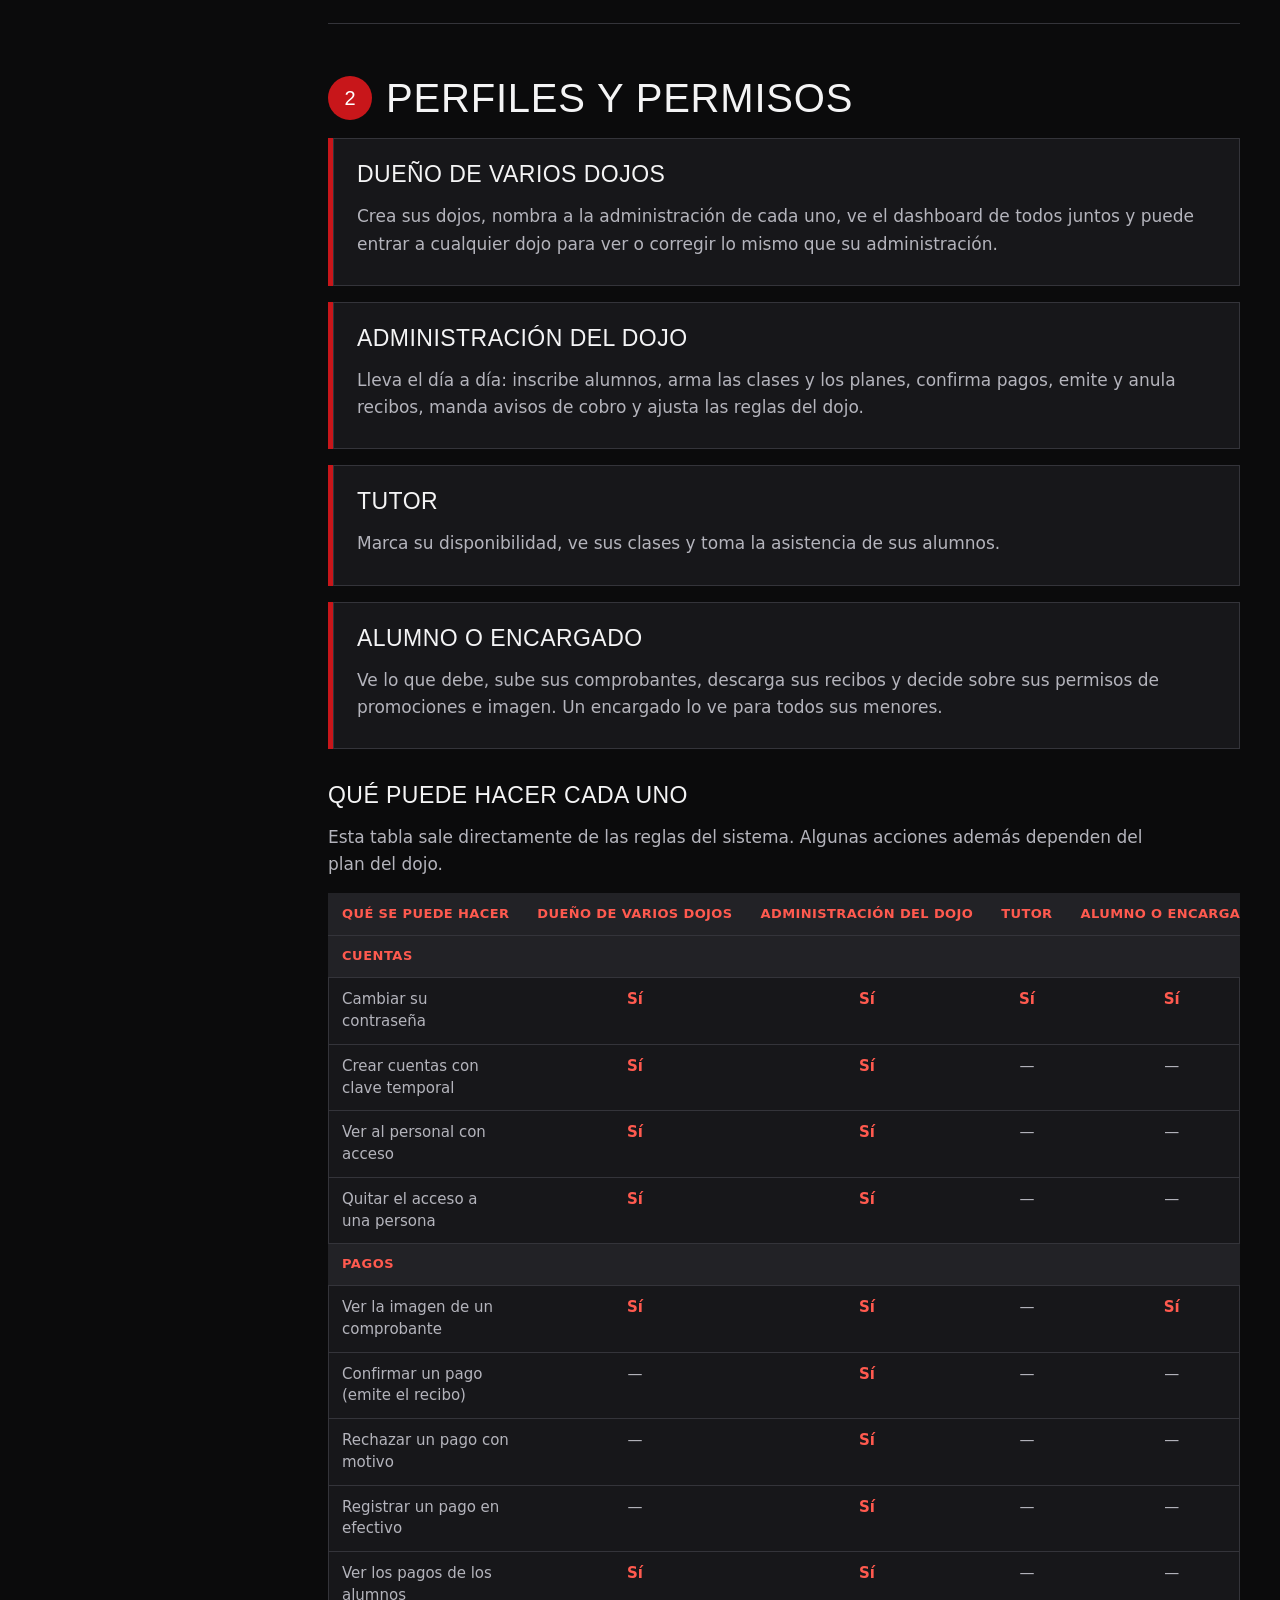
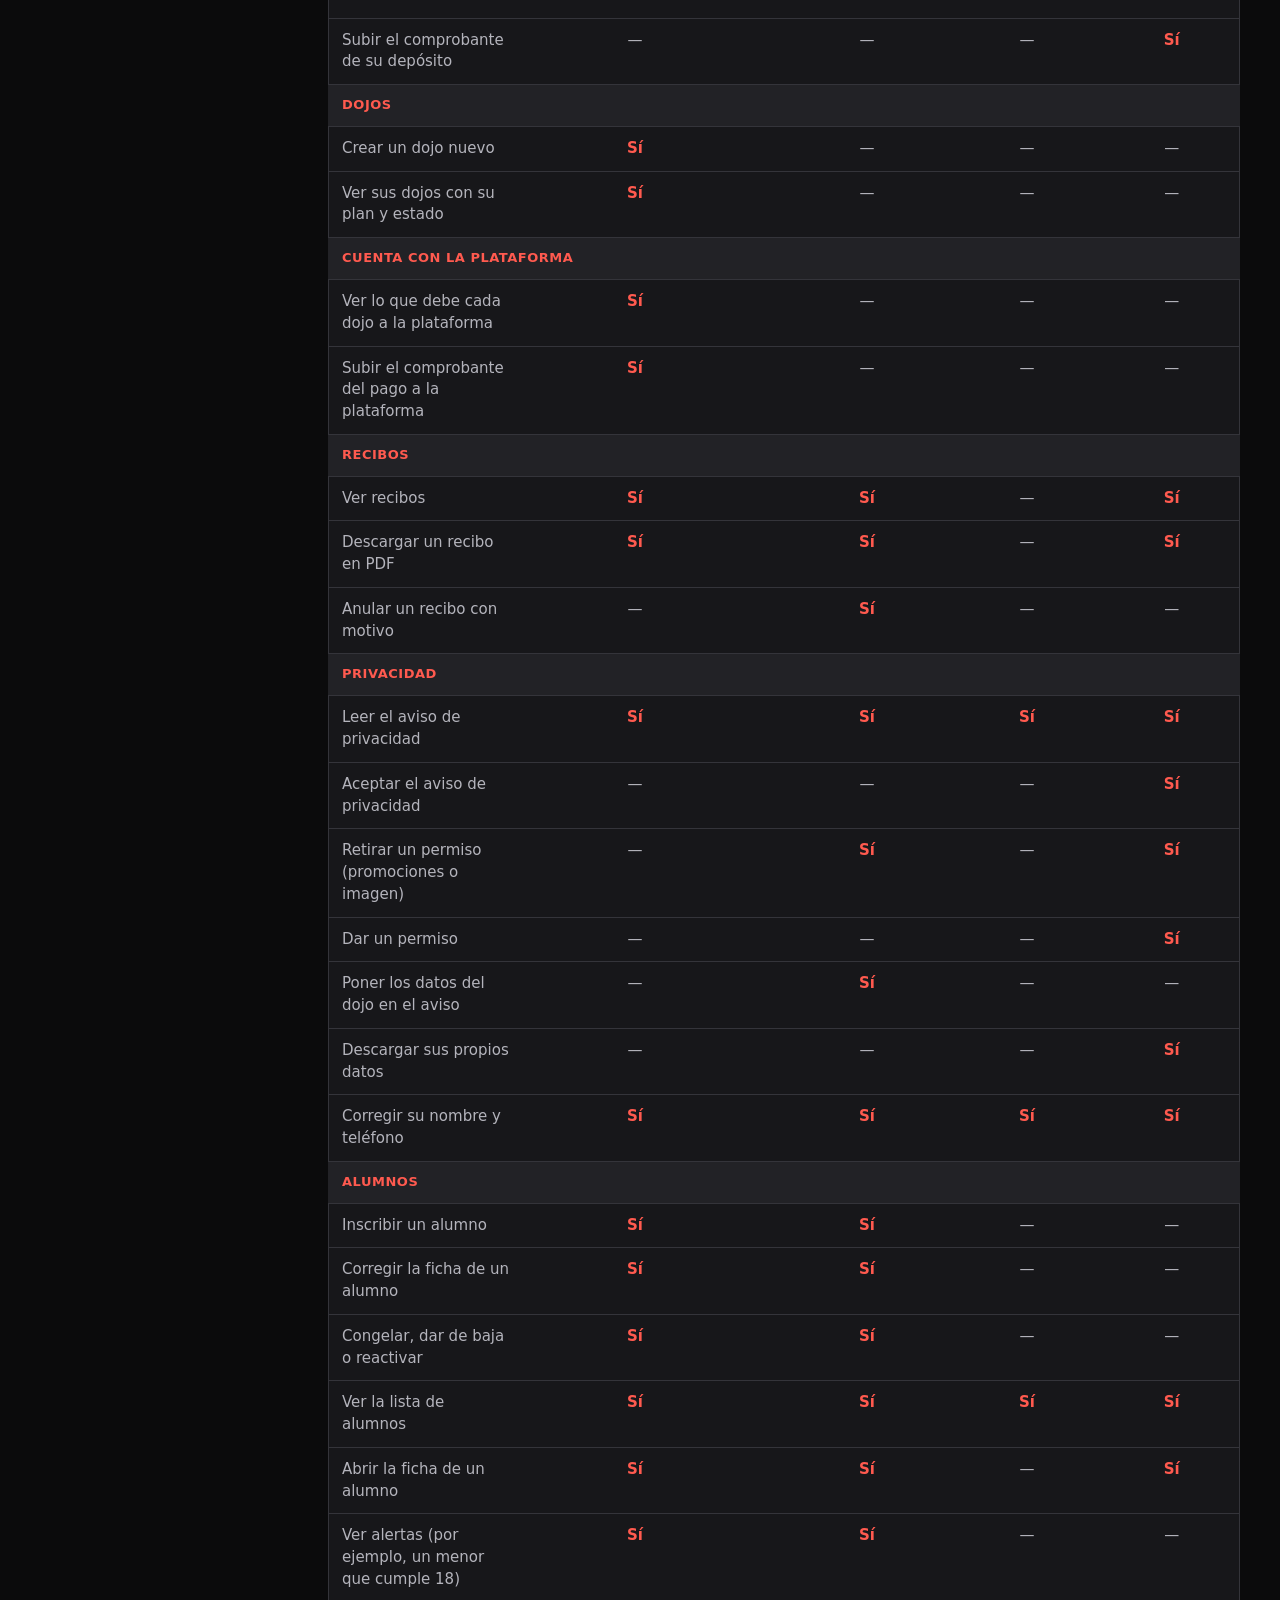
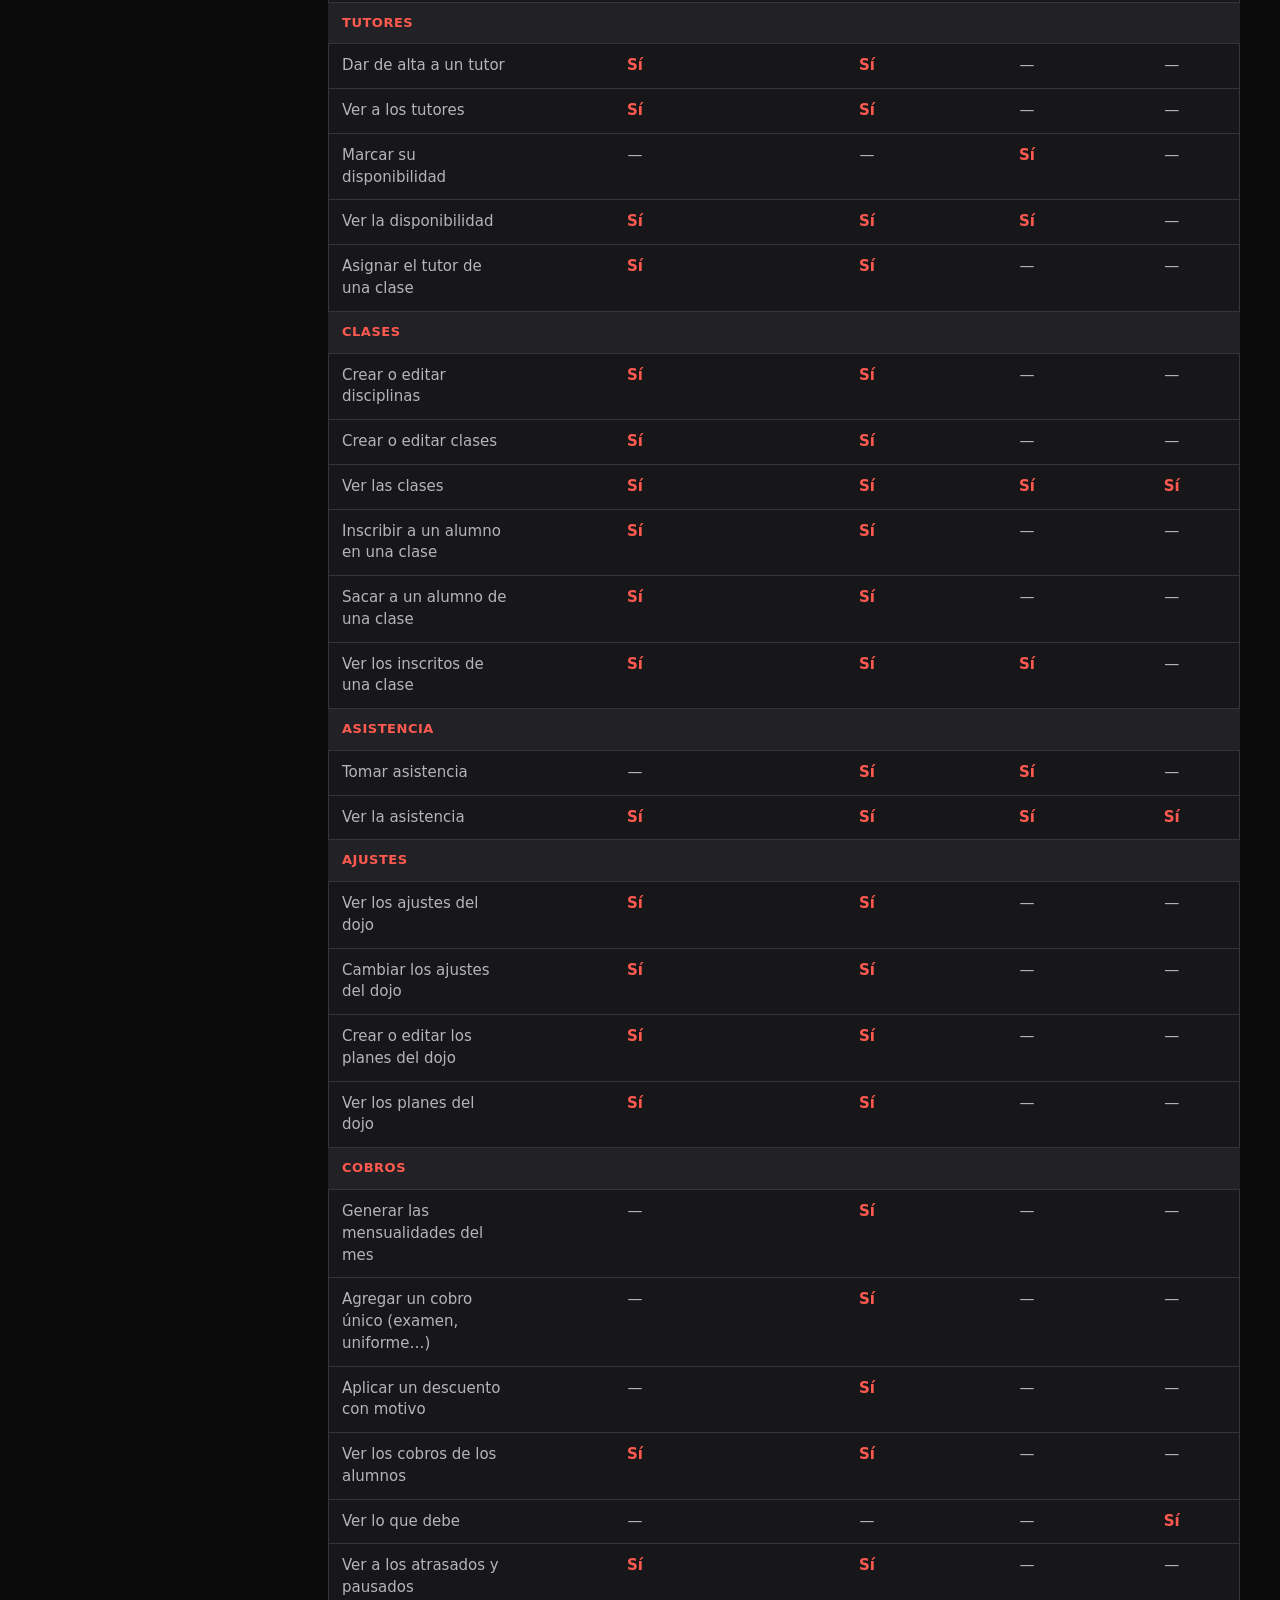
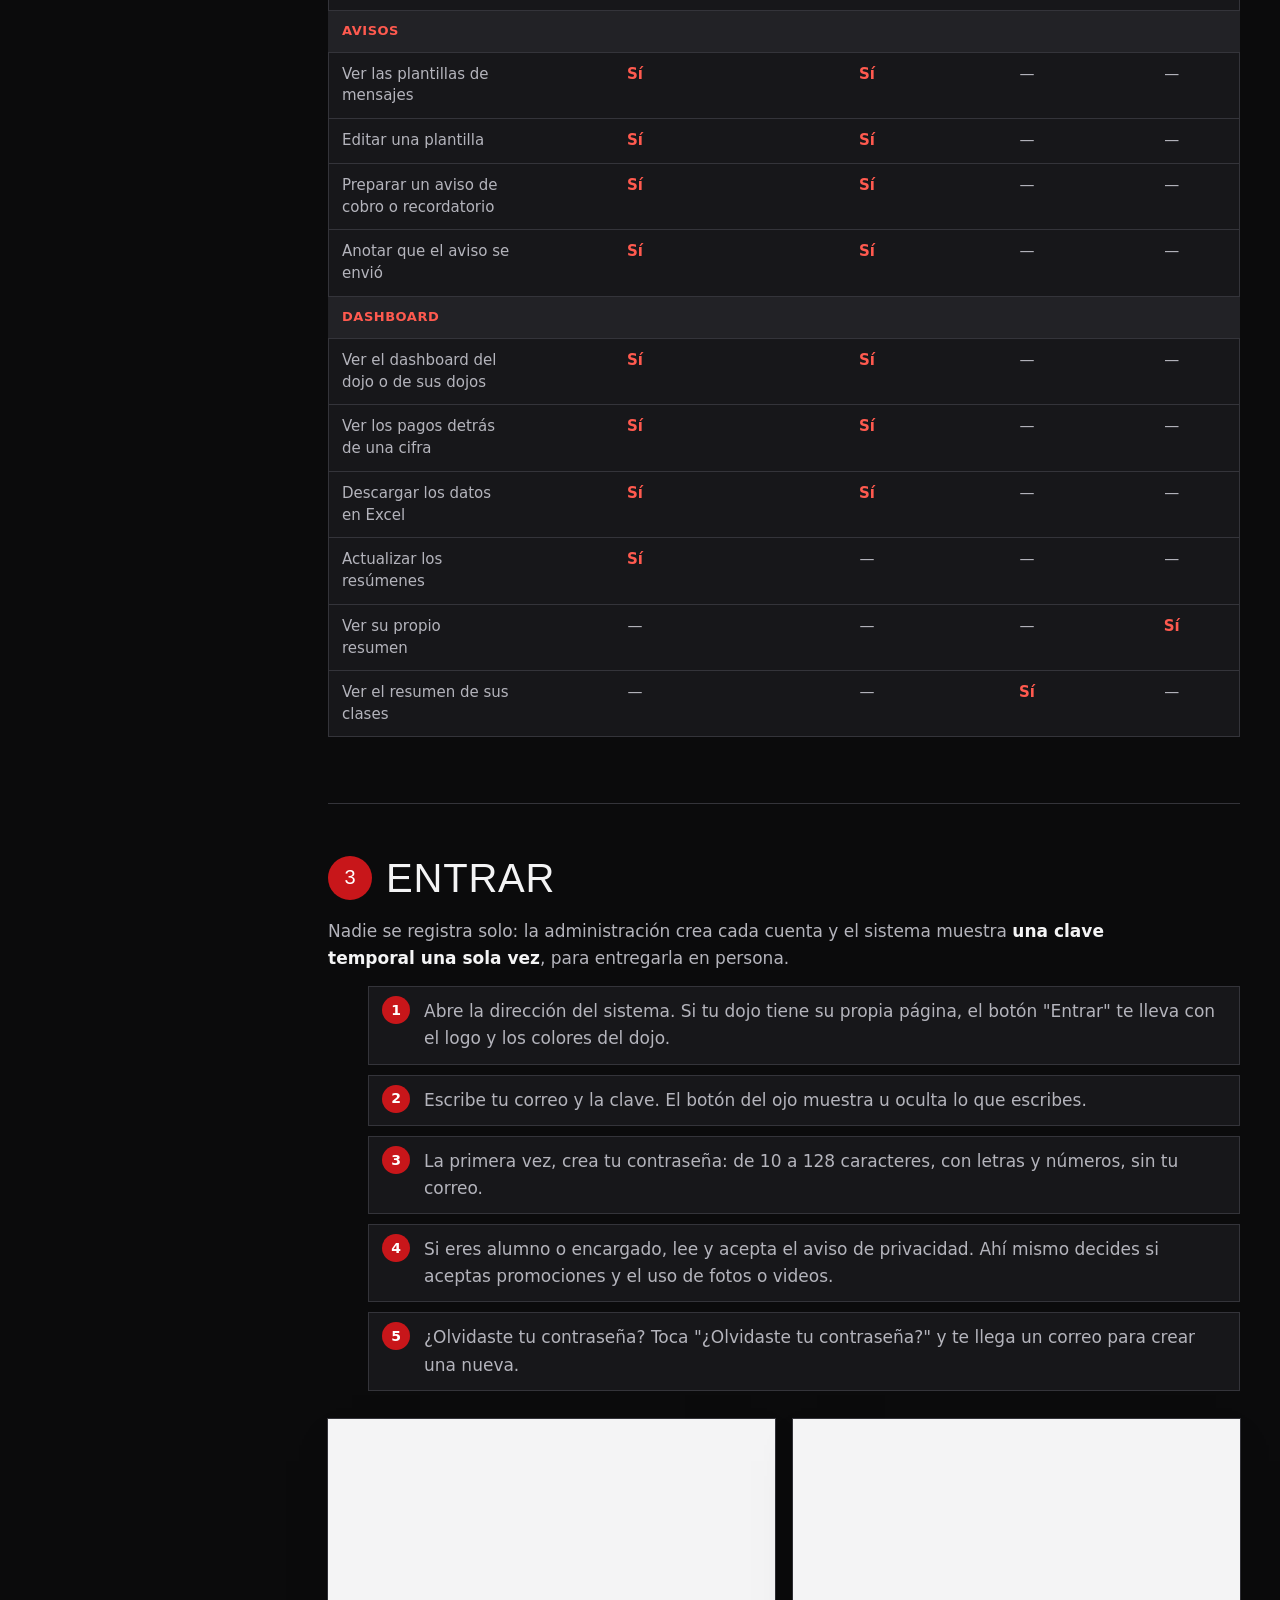
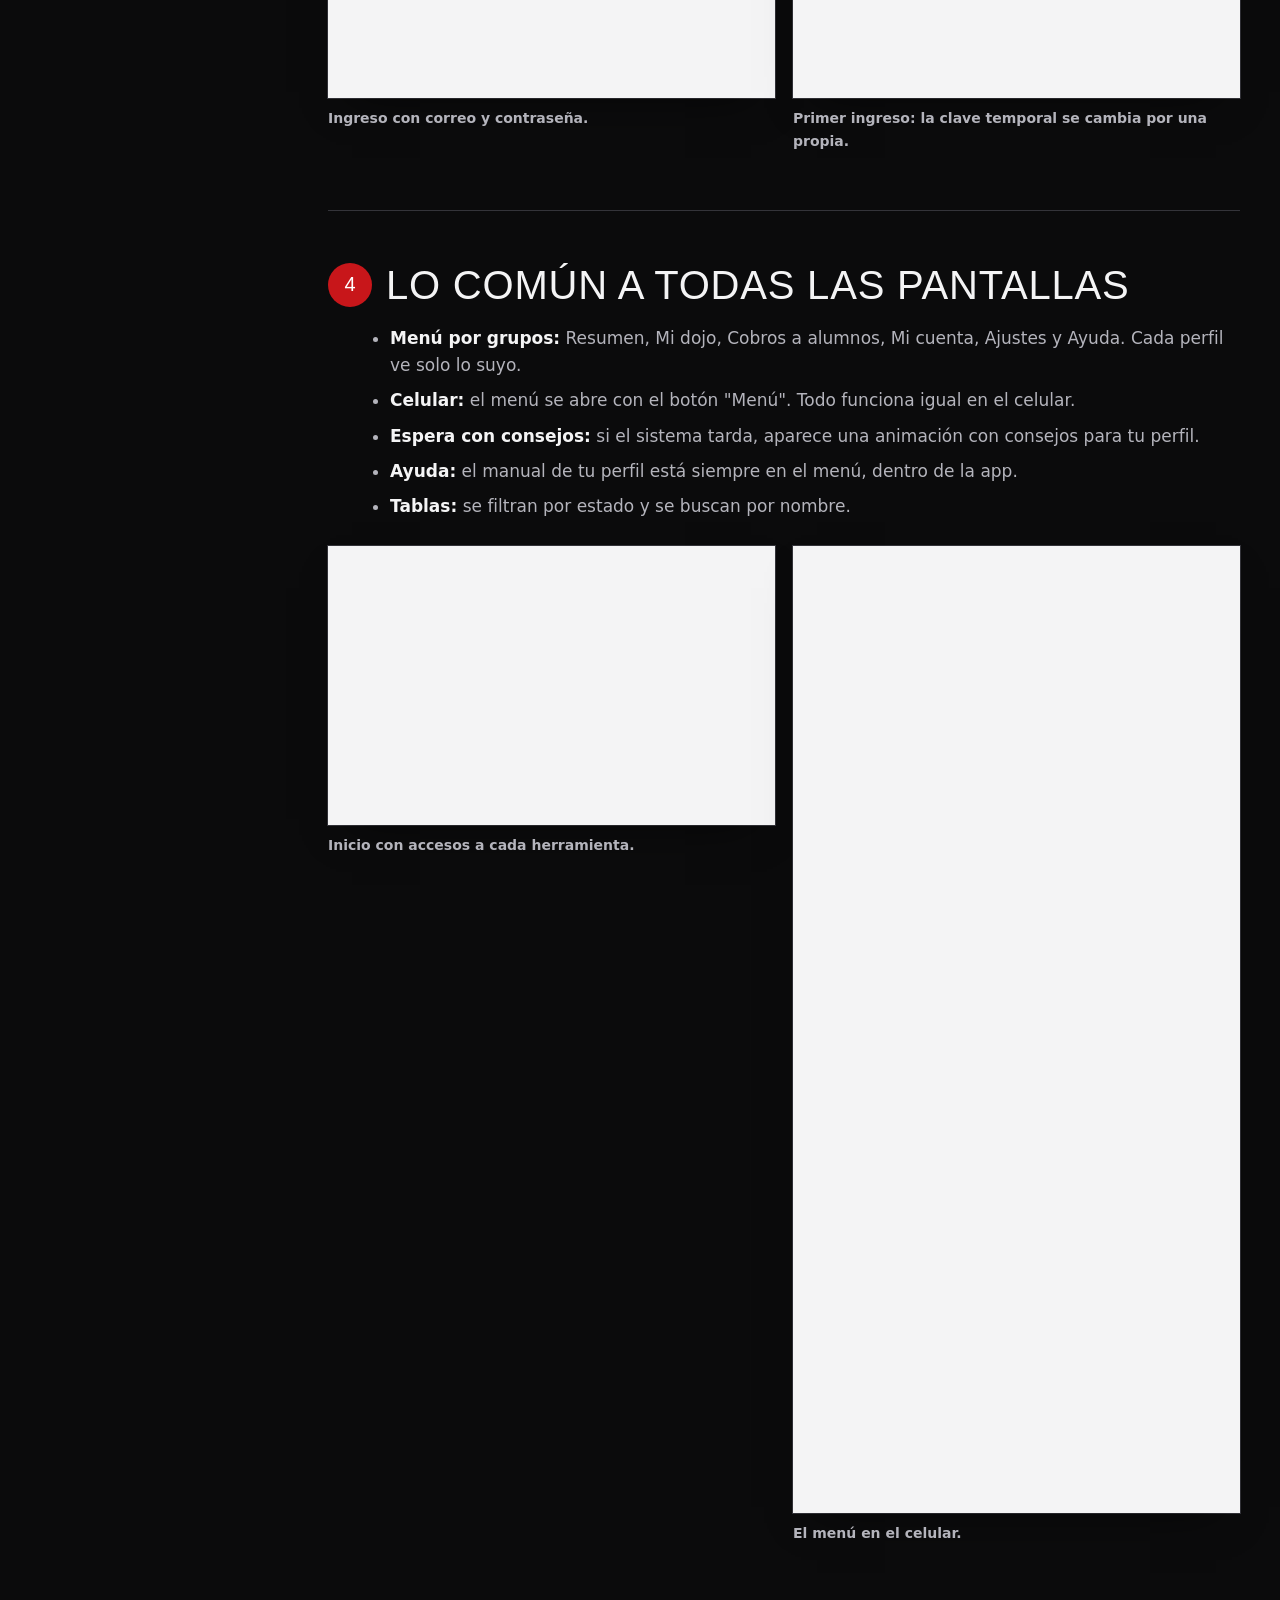
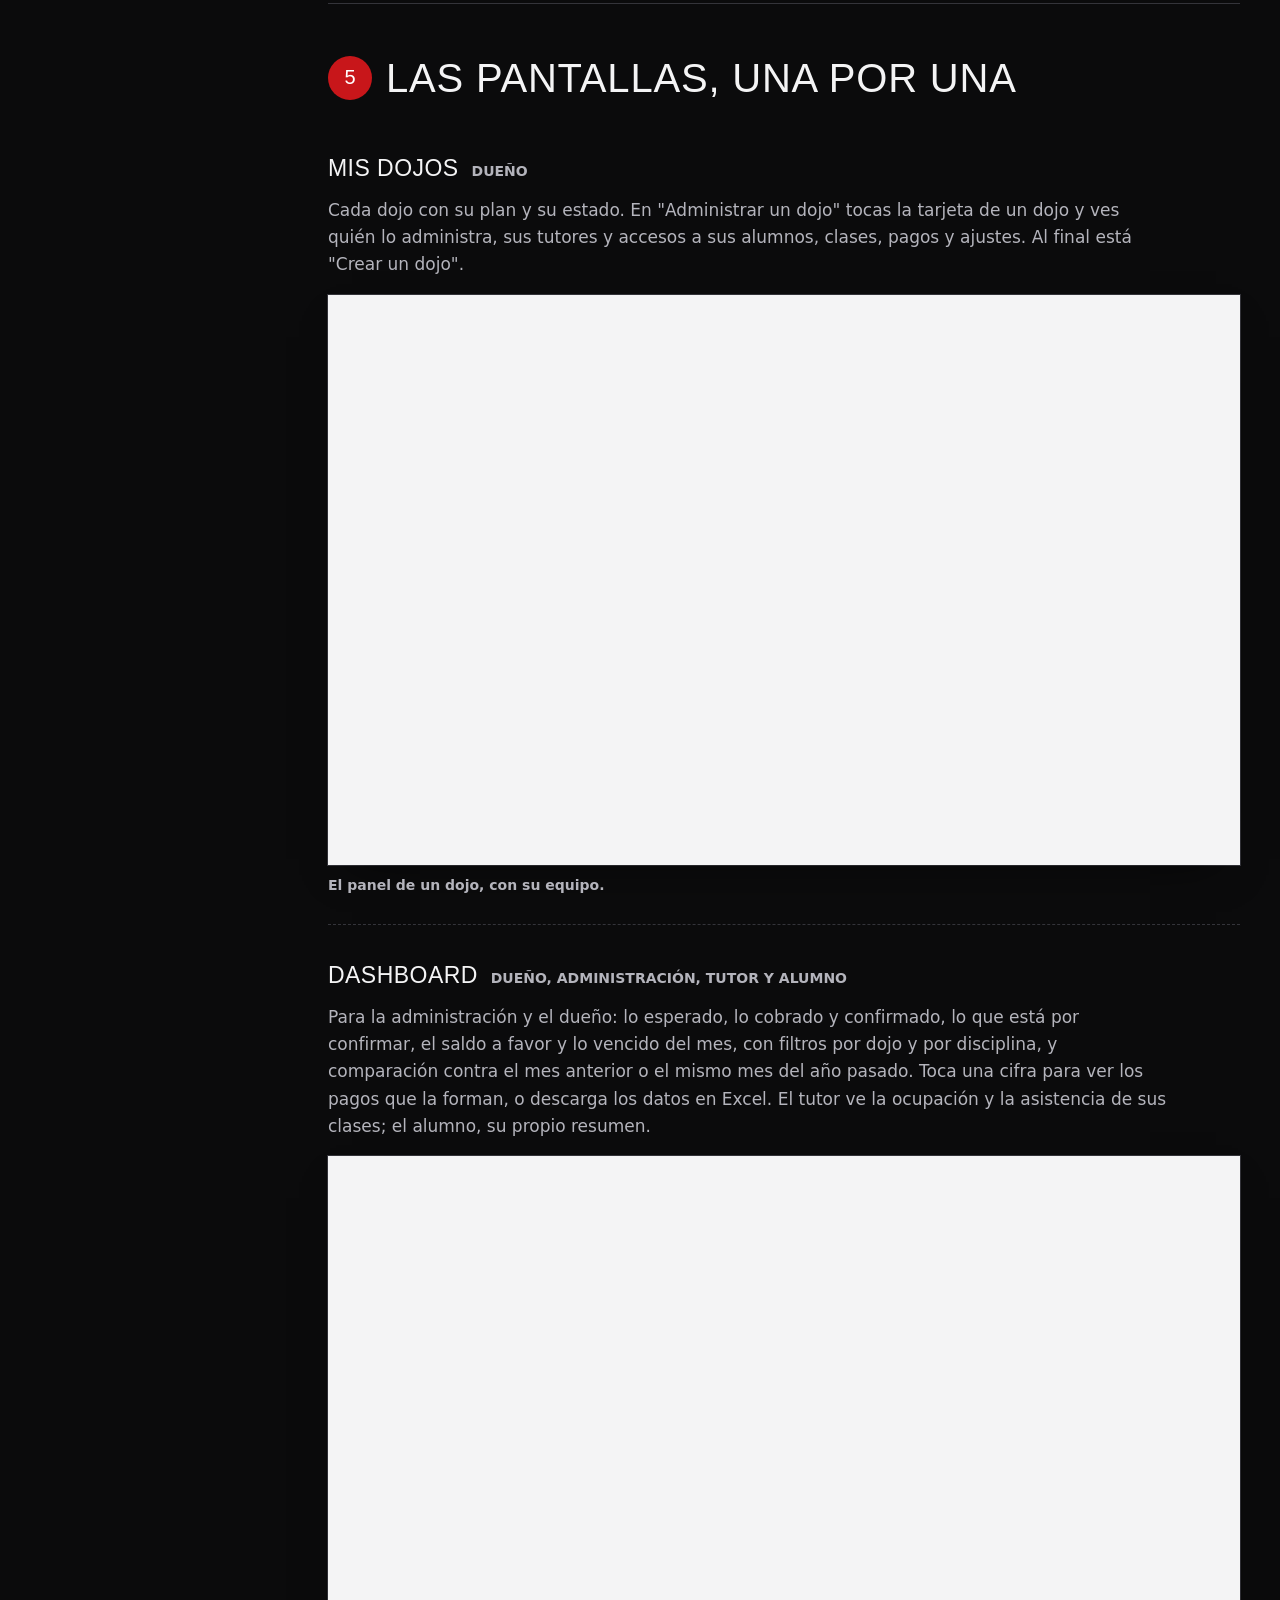
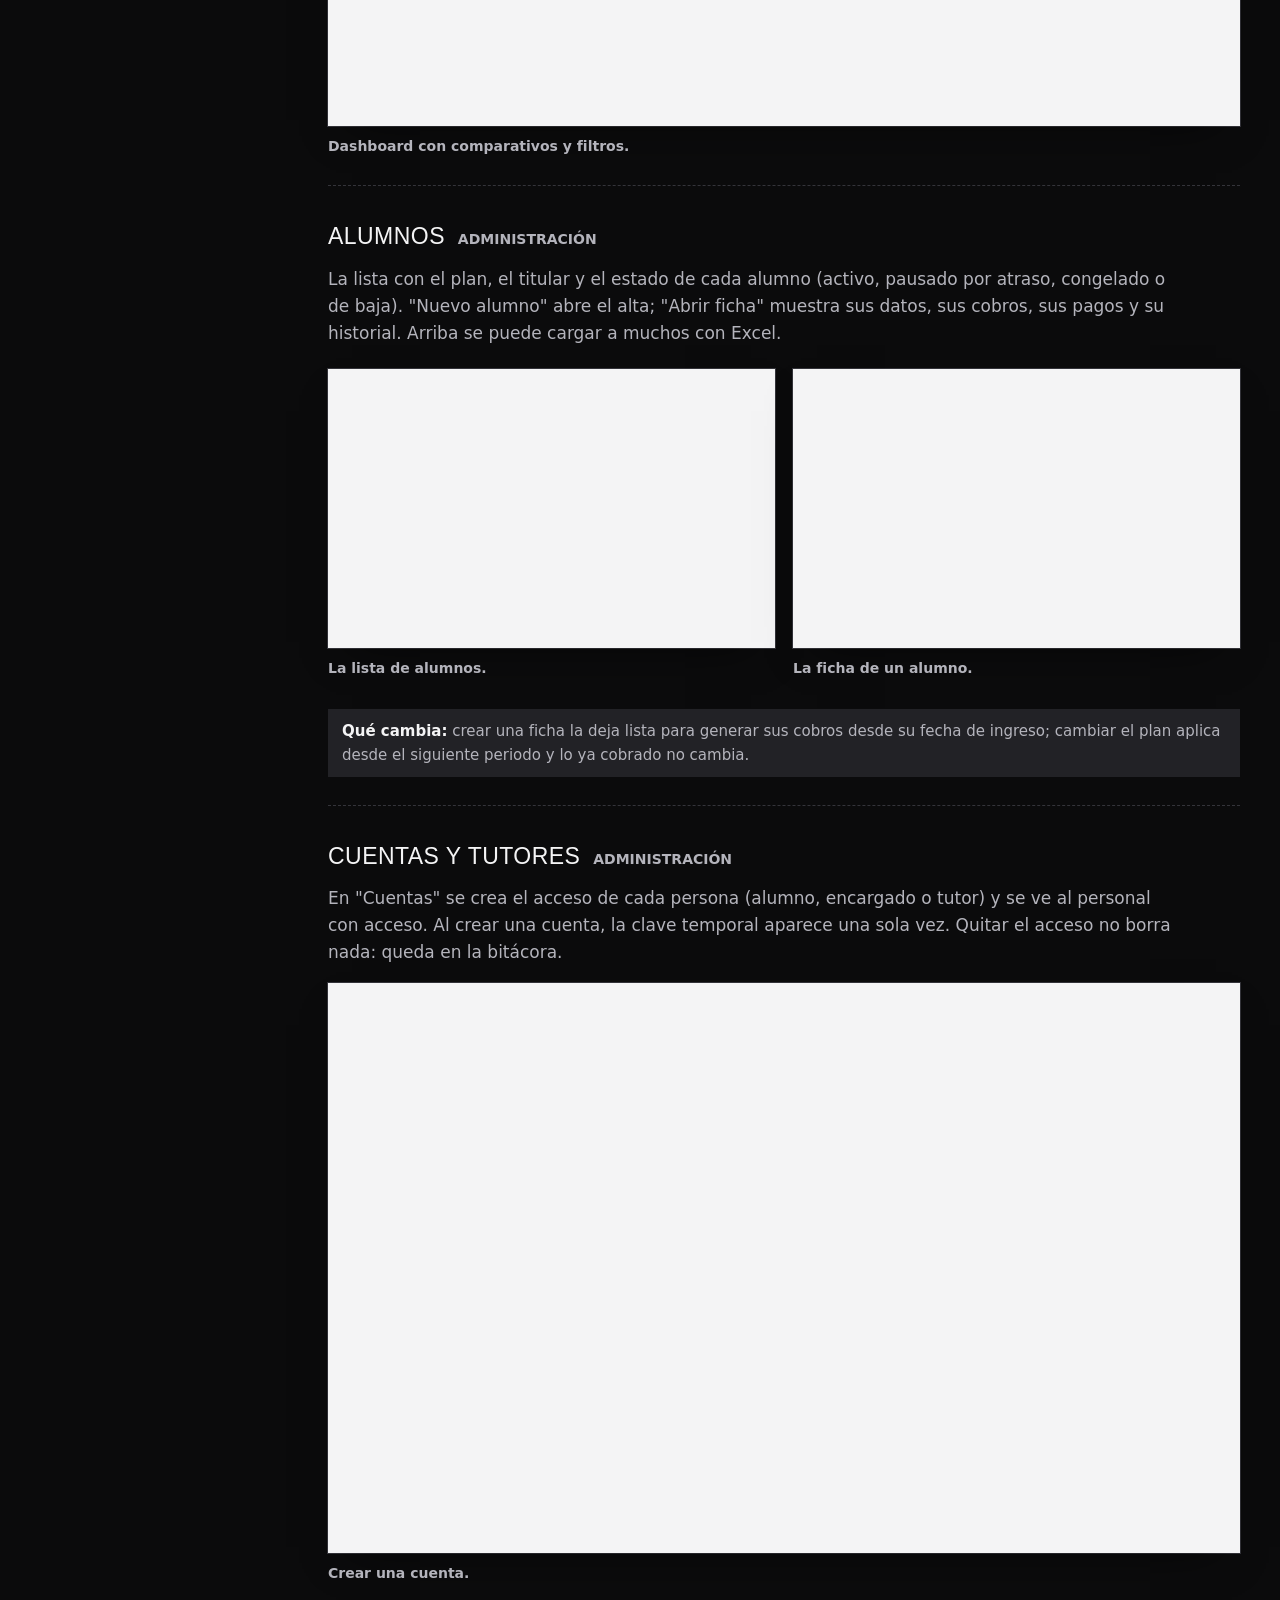
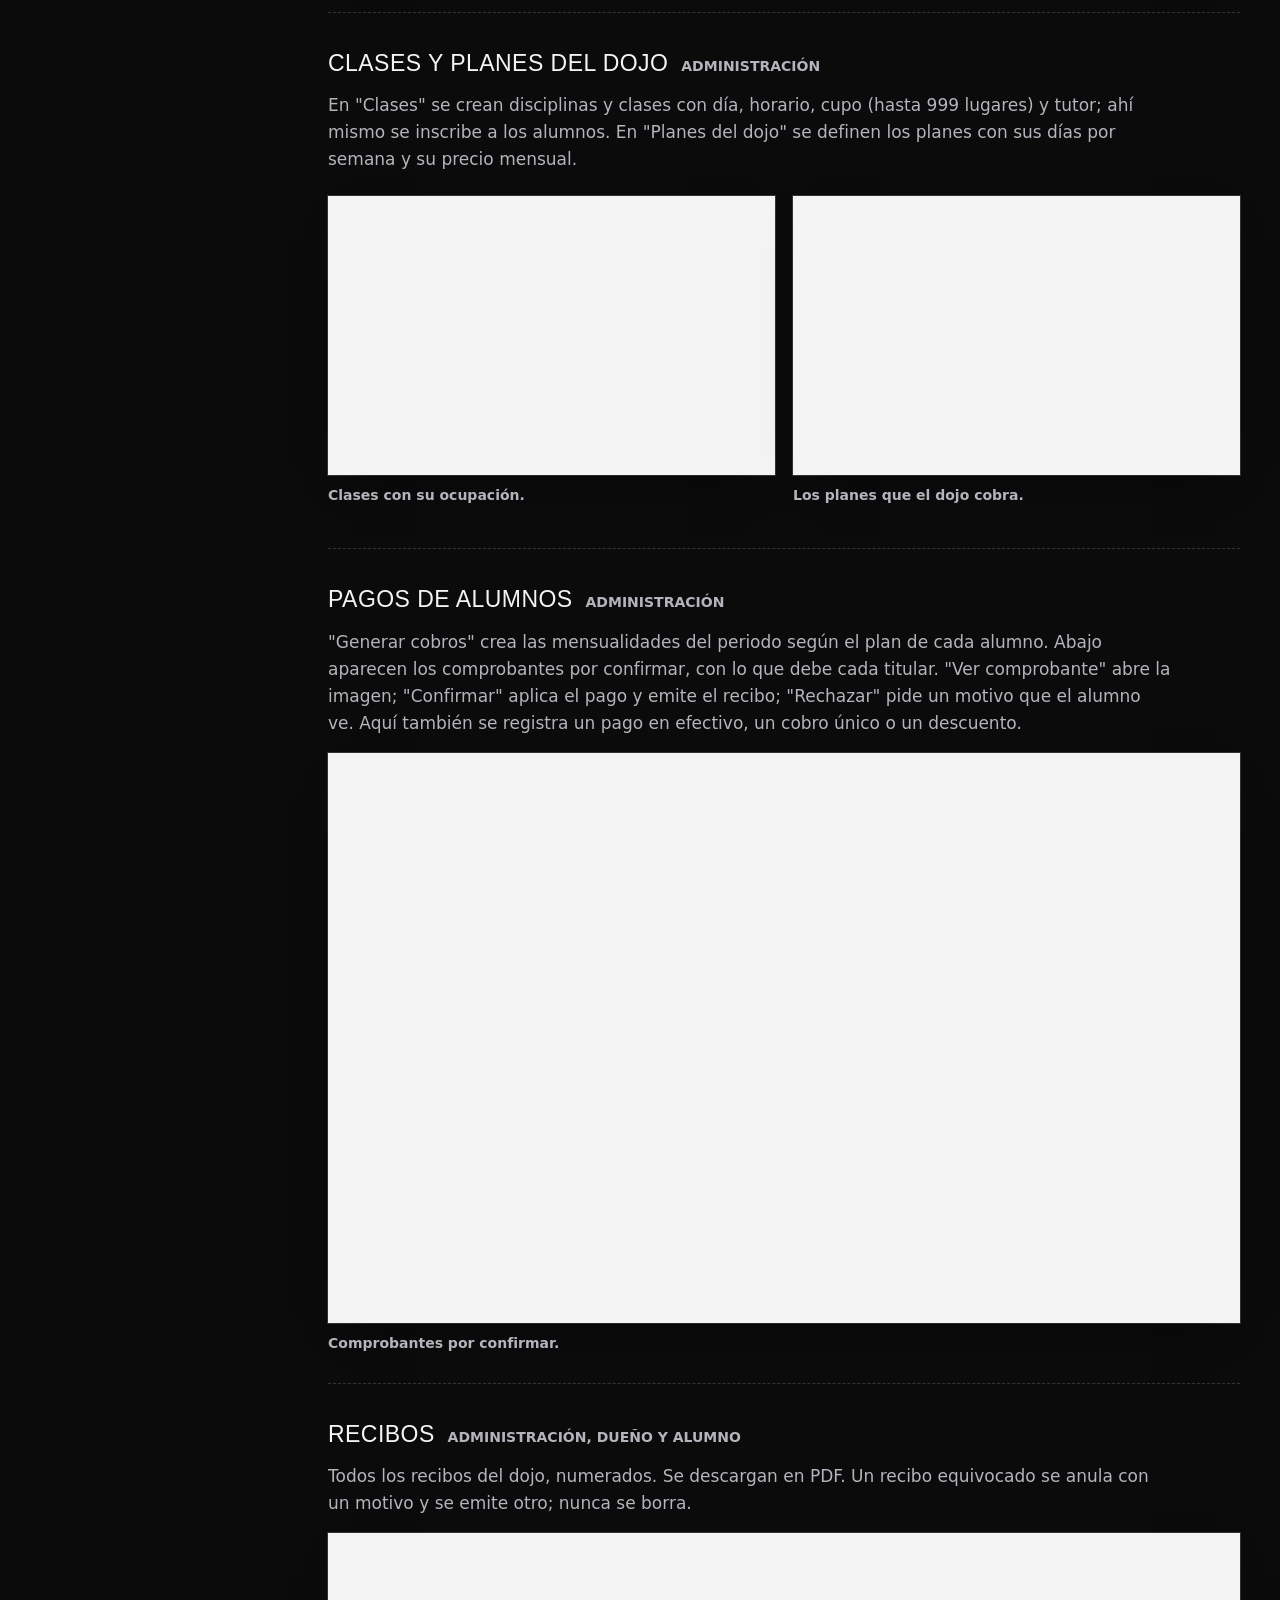
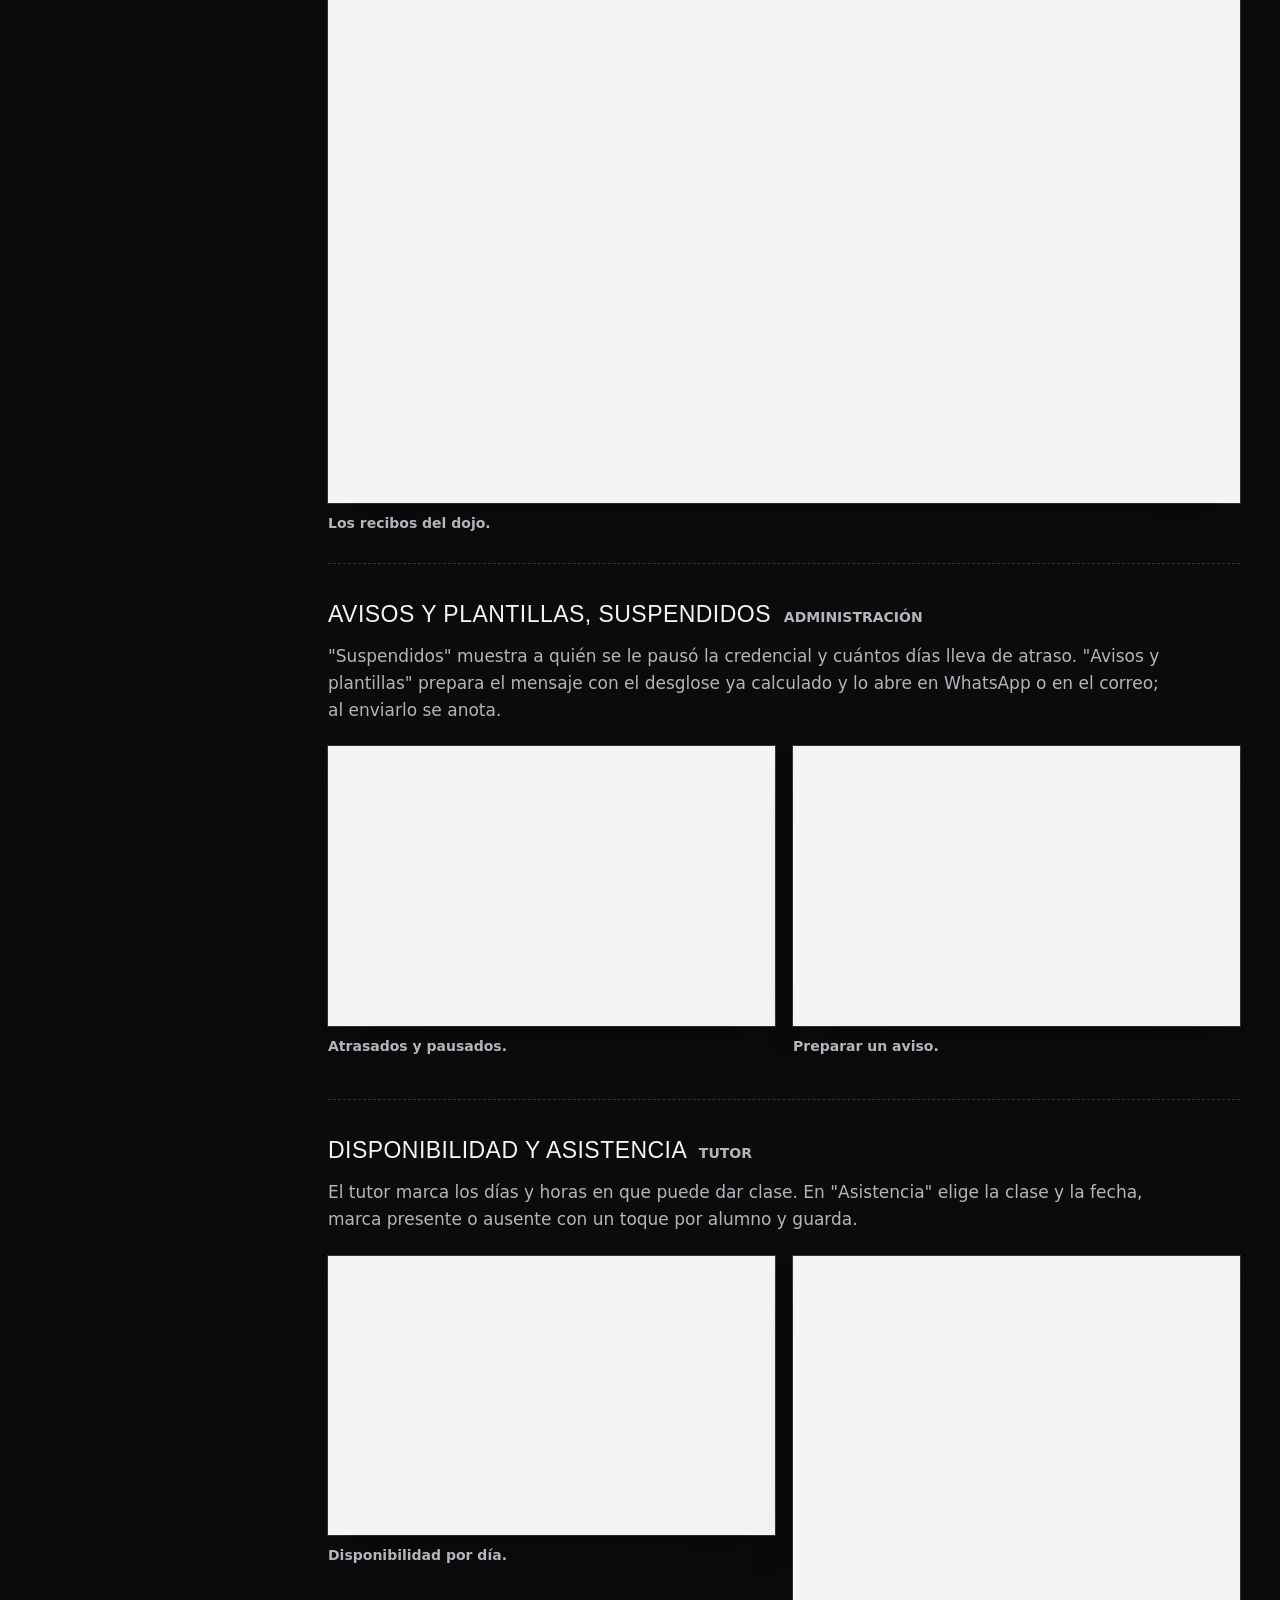
<file: manual.html>
<!doctype html>
<html lang="es">
<head>
<meta charset="utf-8">
<meta name="viewport" content="width=device-width, initial-scale=1">
<meta http-equiv="Content-Security-Policy" content="default-src 'none'; img-src 'self' data:; style-src 'self'; script-src 'self'; connect-src 'none'; base-uri 'none'; form-action 'none'; object-src 'none'">
<meta name="referrer" content="strict-origin-when-cross-origin">
<title>Dojo Manager · Manual de uso</title>
<meta name="description" content="Manual de uso de Dojo Manager: perfiles, permisos, cada pantalla, cada formulario campo por campo, cobros, recibos y reglas.">
<link rel="icon" href="img/favicon.svg" type="image/svg+xml">
<meta property="og:title" content="Dojo Manager · Manual de uso">
<meta property="og:image" content="img/og.jpg">
<link rel="stylesheet" href="css/landing.css?v=1">
<link rel="stylesheet" href="css/manual.css?v=1">
<script src="js/frame-guard.js"></script>
<script src="js/manual.js?v=1" defer></script>
</head>
<body class="manual">
<a class="skip" href="#contenido">Saltar al contenido</a>
<header class="hdr">
  <div class="wrap hdr-in">
    <a class="logo" href="index.html"><img src="img/favicon.svg" alt="" width="34" height="34"><span>Dojo Manager</span></a>
    <nav class="nav" aria-label="Principal">
      <a href="index.html">Inicio</a>
      <a href="index.html#demo">Demo</a>
      <a href="#perfiles">Perfiles</a>
      <a href="#formularios">Formularios</a>
      <a href="#preguntas">Preguntas</a>
    </nav>
    <div class="hdr-act"><a class="btn btn-sm" data-wa href="https://wa.me/50258253416" target="_blank" rel="noopener">Pide tu demo</a></div>
  </div>
</header>

<main id="contenido">
<section class="m-hero">
  <div class="wrap">
    <p class="kicker">Manual de uso</p>
    <h1>Dojo Manager, paso a paso.</h1>
    <p class="sub">Qué ve cada perfil, en qué pantalla se hace cada cosa, cómo se llena cada formulario, cómo se cobra y qué hace el sistema por ti. Las capturas son de la <a href="index.html#demo">demo</a>, con una academia de ejemplo: Academia Fénix, con dos dojos.</p>
    <p class="en-note" lang="en">This user guide is in Spanish. <a href="index.html?lang=en">Go to the English site</a>.</p>
    <ul class="m-perfiles" id="perfiles">
      <li><a href="#p-duena"><b>Dueño de varios dojos</b><span>Crea sus dojos, ve el dashboard de todos y entra a cada uno.</span></a></li>
      <li><a href="#p-admin"><b>Administración del dojo</b><span>Alumnos, clases, cobros, pagos, recibos y ajustes.</span></a></li>
      <li><a href="#p-tutor"><b>Tutor</b><span>Su disponibilidad, sus clases y la asistencia.</span></a></li>
      <li><a href="#p-alumno"><b>Alumno o encargado</b><span>Sus cobros, sus comprobantes, sus recibos y sus permisos.</span></a></li>
    </ul>
  </div>
</section>

<div class="wrap m-layout">
<nav class="toc" aria-label="Índice del manual">
  <p class="toc-t">Contenido</p>
  <ol>
    <li><a href="#organizacion">1. Cómo se organiza</a></li>
    <li><a href="#niveles">2. Perfiles y permisos</a></li>
    <li><a href="#entrar">3. Entrar</a></li>
    <li><a href="#comun">4. Lo común a todas las pantallas</a></li>
    <li><a href="#pantallas">5. Las pantallas</a></li>
    <li><a href="#formularios">6. Formularios</a></li>
    <li><a href="#calculos">7. Lo que se calcula solo</a></li>
    <li><a href="#reglas">8. Reglas de cobro</a></li>
    <li><a href="#dia">9. Paso a paso por perfil</a></li>
    <li><a href="#planes">10. Planes</a></li>
    <li><a href="#seguridad">11. Seguridad y privacidad</a></li>
    <li><a href="#preguntas">12. Preguntas frecuentes</a></li>
  </ol>
</nav>

<div class="doc">
<section id="organizacion">
  <h2><span>1</span>Cómo se organiza la información</h2>
  <p>Todo cuelga de tu academia. Cada dojo lleva su propia administración, sus alumnos, sus planes, sus cobros y sus recibos, aunque el dueño los vea todos juntos.</p>
  <ol class="cadena">
    <li><b>Academia</b><span>El grupo de dojos de un mismo dueño.</span></li>
    <li><b>Dojo</b><span>Cada sede, con su plan, su administración y su numeración de recibos.</span></li>
    <li><b>Disciplinas y clases</b><span>Jiu jitsu, karate, box… y sus clases con día, horario, cupo y tutor.</span></li>
    <li><b>Alumnos</b><span>Cada uno con su plan del dojo y su titular, que es quien paga.</span></li>
    <li class="hoja"><b>Cobros, pagos y recibos</b><span>Las mensualidades, los depósitos que las cubren y el recibo de cada pago confirmado.</span></li>
  </ol>
  <dl class="glosario">
    <dt>Titular</dt><dd>La cuenta que ve y paga los cobros de una ficha. Un adulto suele ser su propio titular; un menor tiene de titular a su encargado.</dd>
    <dt>Encargado</dt><dd>Persona mayor de edad a cargo de uno o varios menores. Con un solo ingreso ve los cobros de todos.</dd>
    <dt>Plan del dojo</dt><dd>Lo que el dojo le cobra al alumno: por ejemplo "2 días por semana" a un precio mensual. Lo define cada dojo.</dd>
    <dt>Plan de la plataforma</dt><dd>Básico, Pro o Premium: qué herramientas tiene el dojo (capítulo 10).</dd>
    <dt>Comprobante</dt><dd>La foto o PDF de la boleta de depósito que sube el alumno.</dd>
    <dt>Credencial pausada</dt><dd>Un alumno con atraso mayor al permitido: solo puede ver sus cobros, sus recibos y subir su comprobante.</dd>
  </dl>
</section>

<section id="niveles">
  <h2><span>2</span>Perfiles y permisos</h2>
  <div class="perfil" id="p-duena"><h3>Dueño de varios dojos</h3><p>Crea sus dojos, nombra a la administración de cada uno, ve el dashboard de todos juntos y puede entrar a cualquier dojo para ver o corregir lo mismo que su administración.</p></div>
  <div class="perfil" id="p-admin"><h3>Administración del dojo</h3><p>Lleva el día a día: inscribe alumnos, arma las clases y los planes, confirma pagos, emite y anula recibos, manda avisos de cobro y ajusta las reglas del dojo.</p></div>
  <div class="perfil" id="p-tutor"><h3>Tutor</h3><p>Marca su disponibilidad, ve sus clases y toma la asistencia de sus alumnos.</p></div>
  <div class="perfil" id="p-alumno"><h3>Alumno o encargado</h3><p>Ve lo que debe, sube sus comprobantes, descarga sus recibos y decide sobre sus permisos de promociones e imagen. Un encargado lo ve para todos sus menores.</p></div>
  <h3>Qué puede hacer cada uno</h3>
  <p>Esta tabla sale directamente de las reglas del sistema. Algunas acciones además dependen del plan del dojo.</p>
  <div class="tabla-wrap"><table><thead><tr><th>Qué se puede hacer</th><th>Dueño de varios dojos</th><th>Administración del dojo</th><th>Tutor</th><th>Alumno o encargado</th></tr></thead><tbody><tr class="grupo"><td colspan="5">Cuentas</td></tr><tr><td>Cambiar su contraseña</td><td class="c si">Sí</td><td class="c si">Sí</td><td class="c si">Sí</td><td class="c si">Sí</td></tr><tr><td>Crear cuentas con clave temporal</td><td class="c si">Sí</td><td class="c si">Sí</td><td class="c no">—</td><td class="c no">—</td></tr><tr><td>Ver al personal con acceso</td><td class="c si">Sí</td><td class="c si">Sí</td><td class="c no">—</td><td class="c no">—</td></tr><tr><td>Quitar el acceso a una persona</td><td class="c si">Sí</td><td class="c si">Sí</td><td class="c no">—</td><td class="c no">—</td></tr><tr class="grupo"><td colspan="5">Pagos</td></tr><tr><td>Ver la imagen de un comprobante</td><td class="c si">Sí</td><td class="c si">Sí</td><td class="c no">—</td><td class="c si">Sí</td></tr><tr><td>Confirmar un pago (emite el recibo)</td><td class="c no">—</td><td class="c si">Sí</td><td class="c no">—</td><td class="c no">—</td></tr><tr><td>Rechazar un pago con motivo</td><td class="c no">—</td><td class="c si">Sí</td><td class="c no">—</td><td class="c no">—</td></tr><tr><td>Registrar un pago en efectivo</td><td class="c no">—</td><td class="c si">Sí</td><td class="c no">—</td><td class="c no">—</td></tr><tr><td>Ver los pagos de los alumnos</td><td class="c si">Sí</td><td class="c si">Sí</td><td class="c no">—</td><td class="c no">—</td></tr><tr><td>Subir el comprobante de su depósito</td><td class="c no">—</td><td class="c no">—</td><td class="c no">—</td><td class="c si">Sí</td></tr><tr class="grupo"><td colspan="5">Dojos</td></tr><tr><td>Crear un dojo nuevo</td><td class="c si">Sí</td><td class="c no">—</td><td class="c no">—</td><td class="c no">—</td></tr><tr><td>Ver sus dojos con su plan y estado</td><td class="c si">Sí</td><td class="c no">—</td><td class="c no">—</td><td class="c no">—</td></tr><tr class="grupo"><td colspan="5">Cuenta con la plataforma</td></tr><tr><td>Ver lo que debe cada dojo a la plataforma</td><td class="c si">Sí</td><td class="c no">—</td><td class="c no">—</td><td class="c no">—</td></tr><tr><td>Subir el comprobante del pago a la plataforma</td><td class="c si">Sí</td><td class="c no">—</td><td class="c no">—</td><td class="c no">—</td></tr><tr class="grupo"><td colspan="5">Recibos</td></tr><tr><td>Ver recibos</td><td class="c si">Sí</td><td class="c si">Sí</td><td class="c no">—</td><td class="c si">Sí</td></tr><tr><td>Descargar un recibo en PDF</td><td class="c si">Sí</td><td class="c si">Sí</td><td class="c no">—</td><td class="c si">Sí</td></tr><tr><td>Anular un recibo con motivo</td><td class="c no">—</td><td class="c si">Sí</td><td class="c no">—</td><td class="c no">—</td></tr><tr class="grupo"><td colspan="5">Privacidad</td></tr><tr><td>Leer el aviso de privacidad</td><td class="c si">Sí</td><td class="c si">Sí</td><td class="c si">Sí</td><td class="c si">Sí</td></tr><tr><td>Aceptar el aviso de privacidad</td><td class="c no">—</td><td class="c no">—</td><td class="c no">—</td><td class="c si">Sí</td></tr><tr><td>Retirar un permiso (promociones o imagen)</td><td class="c no">—</td><td class="c si">Sí</td><td class="c no">—</td><td class="c si">Sí</td></tr><tr><td>Dar un permiso</td><td class="c no">—</td><td class="c no">—</td><td class="c no">—</td><td class="c si">Sí</td></tr><tr><td>Poner los datos del dojo en el aviso</td><td class="c no">—</td><td class="c si">Sí</td><td class="c no">—</td><td class="c no">—</td></tr><tr><td>Descargar sus propios datos</td><td class="c no">—</td><td class="c no">—</td><td class="c no">—</td><td class="c si">Sí</td></tr><tr><td>Corregir su nombre y teléfono</td><td class="c si">Sí</td><td class="c si">Sí</td><td class="c si">Sí</td><td class="c si">Sí</td></tr><tr class="grupo"><td colspan="5">Alumnos</td></tr><tr><td>Inscribir un alumno</td><td class="c si">Sí</td><td class="c si">Sí</td><td class="c no">—</td><td class="c no">—</td></tr><tr><td>Corregir la ficha de un alumno</td><td class="c si">Sí</td><td class="c si">Sí</td><td class="c no">—</td><td class="c no">—</td></tr><tr><td>Congelar, dar de baja o reactivar</td><td class="c si">Sí</td><td class="c si">Sí</td><td class="c no">—</td><td class="c no">—</td></tr><tr><td>Ver la lista de alumnos</td><td class="c si">Sí</td><td class="c si">Sí</td><td class="c si">Sí</td><td class="c si">Sí</td></tr><tr><td>Abrir la ficha de un alumno</td><td class="c si">Sí</td><td class="c si">Sí</td><td class="c no">—</td><td class="c si">Sí</td></tr><tr><td>Ver alertas (por ejemplo, un menor que cumple 18)</td><td class="c si">Sí</td><td class="c si">Sí</td><td class="c no">—</td><td class="c no">—</td></tr><tr class="grupo"><td colspan="5">Tutores</td></tr><tr><td>Dar de alta a un tutor</td><td class="c si">Sí</td><td class="c si">Sí</td><td class="c no">—</td><td class="c no">—</td></tr><tr><td>Ver a los tutores</td><td class="c si">Sí</td><td class="c si">Sí</td><td class="c no">—</td><td class="c no">—</td></tr><tr><td>Marcar su disponibilidad</td><td class="c no">—</td><td class="c no">—</td><td class="c si">Sí</td><td class="c no">—</td></tr><tr><td>Ver la disponibilidad</td><td class="c si">Sí</td><td class="c si">Sí</td><td class="c si">Sí</td><td class="c no">—</td></tr><tr><td>Asignar el tutor de una clase</td><td class="c si">Sí</td><td class="c si">Sí</td><td class="c no">—</td><td class="c no">—</td></tr><tr class="grupo"><td colspan="5">Clases</td></tr><tr><td>Crear o editar disciplinas</td><td class="c si">Sí</td><td class="c si">Sí</td><td class="c no">—</td><td class="c no">—</td></tr><tr><td>Crear o editar clases</td><td class="c si">Sí</td><td class="c si">Sí</td><td class="c no">—</td><td class="c no">—</td></tr><tr><td>Ver las clases</td><td class="c si">Sí</td><td class="c si">Sí</td><td class="c si">Sí</td><td class="c si">Sí</td></tr><tr><td>Inscribir a un alumno en una clase</td><td class="c si">Sí</td><td class="c si">Sí</td><td class="c no">—</td><td class="c no">—</td></tr><tr><td>Sacar a un alumno de una clase</td><td class="c si">Sí</td><td class="c si">Sí</td><td class="c no">—</td><td class="c no">—</td></tr><tr><td>Ver los inscritos de una clase</td><td class="c si">Sí</td><td class="c si">Sí</td><td class="c si">Sí</td><td class="c no">—</td></tr><tr class="grupo"><td colspan="5">Asistencia</td></tr><tr><td>Tomar asistencia</td><td class="c no">—</td><td class="c si">Sí</td><td class="c si">Sí</td><td class="c no">—</td></tr><tr><td>Ver la asistencia</td><td class="c si">Sí</td><td class="c si">Sí</td><td class="c si">Sí</td><td class="c si">Sí</td></tr><tr class="grupo"><td colspan="5">Ajustes</td></tr><tr><td>Ver los ajustes del dojo</td><td class="c si">Sí</td><td class="c si">Sí</td><td class="c no">—</td><td class="c no">—</td></tr><tr><td>Cambiar los ajustes del dojo</td><td class="c si">Sí</td><td class="c si">Sí</td><td class="c no">—</td><td class="c no">—</td></tr><tr><td>Crear o editar los planes del dojo</td><td class="c si">Sí</td><td class="c si">Sí</td><td class="c no">—</td><td class="c no">—</td></tr><tr><td>Ver los planes del dojo</td><td class="c si">Sí</td><td class="c si">Sí</td><td class="c no">—</td><td class="c no">—</td></tr><tr class="grupo"><td colspan="5">Cobros</td></tr><tr><td>Generar las mensualidades del mes</td><td class="c no">—</td><td class="c si">Sí</td><td class="c no">—</td><td class="c no">—</td></tr><tr><td>Agregar un cobro único (examen, uniforme…)</td><td class="c no">—</td><td class="c si">Sí</td><td class="c no">—</td><td class="c no">—</td></tr><tr><td>Aplicar un descuento con motivo</td><td class="c no">—</td><td class="c si">Sí</td><td class="c no">—</td><td class="c no">—</td></tr><tr><td>Ver los cobros de los alumnos</td><td class="c si">Sí</td><td class="c si">Sí</td><td class="c no">—</td><td class="c no">—</td></tr><tr><td>Ver lo que debe</td><td class="c no">—</td><td class="c no">—</td><td class="c no">—</td><td class="c si">Sí</td></tr><tr><td>Ver a los atrasados y pausados</td><td class="c si">Sí</td><td class="c si">Sí</td><td class="c no">—</td><td class="c no">—</td></tr><tr class="grupo"><td colspan="5">Avisos</td></tr><tr><td>Ver las plantillas de mensajes</td><td class="c si">Sí</td><td class="c si">Sí</td><td class="c no">—</td><td class="c no">—</td></tr><tr><td>Editar una plantilla</td><td class="c si">Sí</td><td class="c si">Sí</td><td class="c no">—</td><td class="c no">—</td></tr><tr><td>Preparar un aviso de cobro o recordatorio</td><td class="c si">Sí</td><td class="c si">Sí</td><td class="c no">—</td><td class="c no">—</td></tr><tr><td>Anotar que el aviso se envió</td><td class="c si">Sí</td><td class="c si">Sí</td><td class="c no">—</td><td class="c no">—</td></tr><tr class="grupo"><td colspan="5">Dashboard</td></tr><tr><td>Ver el dashboard del dojo o de sus dojos</td><td class="c si">Sí</td><td class="c si">Sí</td><td class="c no">—</td><td class="c no">—</td></tr><tr><td>Ver los pagos detrás de una cifra</td><td class="c si">Sí</td><td class="c si">Sí</td><td class="c no">—</td><td class="c no">—</td></tr><tr><td>Descargar los datos en Excel</td><td class="c si">Sí</td><td class="c si">Sí</td><td class="c no">—</td><td class="c no">—</td></tr><tr><td>Actualizar los resúmenes</td><td class="c si">Sí</td><td class="c no">—</td><td class="c no">—</td><td class="c no">—</td></tr><tr><td>Ver su propio resumen</td><td class="c no">—</td><td class="c no">—</td><td class="c no">—</td><td class="c si">Sí</td></tr><tr><td>Ver el resumen de sus clases</td><td class="c no">—</td><td class="c no">—</td><td class="c si">Sí</td><td class="c no">—</td></tr></tbody></table></div>
</section>

<section id="entrar">
  <h2><span>3</span>Entrar</h2>
  <p>Nadie se registra solo: la administración crea cada cuenta y el sistema muestra <b>una clave temporal una sola vez</b>, para entregarla en persona.</p>
  <ol class="pasos">
    <li>Abre la dirección del sistema. Si tu dojo tiene su propia página, el botón "Entrar" te lleva con el logo y los colores del dojo.</li>
    <li>Escribe tu correo y la clave. El botón del ojo muestra u oculta lo que escribes.</li>
    <li>La primera vez, crea tu contraseña: de 10 a 128 caracteres, con letras y números, sin tu correo.</li>
    <li>Si eres alumno o encargado, lee y acepta el aviso de privacidad. Ahí mismo decides si aceptas promociones y el uso de fotos o videos.</li>
    <li>¿Olvidaste tu contraseña? Toca "¿Olvidaste tu contraseña?" y te llega un correo para crear una nueva.</li>
  </ol>
  <div class="duo-shots">
    <figure class="shot"><img src="img/shots/ingreso.jpg" alt="Pantalla de ingreso" loading="lazy" width="1600" height="1000"><figcaption>Ingreso con correo y contraseña.</figcaption></figure>
    <figure class="shot"><img src="img/shots/primer-ingreso.jpg" alt="Crear la contraseña propia" loading="lazy" width="1600" height="1000"><figcaption>Primer ingreso: la clave temporal se cambia por una propia.</figcaption></figure>
  </div>
</section>

<section id="comun">
  <h2><span>4</span>Lo común a todas las pantallas</h2>
  <ul class="notas">
    <li><b>Menú por grupos:</b> Resumen, Mi dojo, Cobros a alumnos, Mi cuenta, Ajustes y Ayuda. Cada perfil ve solo lo suyo.</li>
    <li><b>Celular:</b> el menú se abre con el botón "Menú". Todo funciona igual en el celular.</li>
    <li><b>Espera con consejos:</b> si el sistema tarda, aparece una animación con consejos para tu perfil.</li>
    <li><b>Ayuda:</b> el manual de tu perfil está siempre en el menú, dentro de la app.</li>
    <li><b>Tablas:</b> se filtran por estado y se buscan por nombre.</li>
  </ul>
  <div class="duo-shots">
    <figure class="shot"><img src="img/shots/inicio-admin.jpg" alt="Inicio de la administración" loading="lazy" width="1600" height="1000"><figcaption>Inicio con accesos a cada herramienta.</figcaption></figure>
    <figure class="shot movil"><img src="img/shots/cel-menu.jpg" alt="Menú en el celular" loading="lazy" width="780" height="1688"><figcaption>El menú en el celular.</figcaption></figure>
  </div>
</section>

<section id="pantallas">
  <h2><span>5</span>Las pantallas, una por una</h2>

  <div class="pantalla"><h3>Mis dojos <small>Dueño</small></h3>
  <p>Cada dojo con su plan y su estado. En "Administrar un dojo" tocas la tarjeta de un dojo y ves quién lo administra, sus tutores y accesos a sus alumnos, clases, pagos y ajustes. Al final está "Crear un dojo".</p>
  <figure class="shot"><img src="img/shots/panel-dojo.jpg" alt="Mis dojos con el panel de un dojo" loading="lazy" width="1600" height="1000"><figcaption>El panel de un dojo, con su equipo.</figcaption></figure></div>

  <div class="pantalla"><h3>Dashboard <small>Dueño, administración, tutor y alumno</small></h3>
  <p>Para la administración y el dueño: lo esperado, lo cobrado y confirmado, lo que está por confirmar, el saldo a favor y lo vencido del mes, con filtros por dojo y por disciplina, y comparación contra el mes anterior o el mismo mes del año pasado. Toca una cifra para ver los pagos que la forman, o descarga los datos en Excel. El tutor ve la ocupación y la asistencia de sus clases; el alumno, su propio resumen.</p>
  <figure class="shot"><img src="img/shots/dashboard.jpg" alt="Dashboard del dojo" loading="lazy" width="1600" height="1000"><figcaption>Dashboard con comparativos y filtros.</figcaption></figure></div>

  <div class="pantalla"><h3>Alumnos <small>Administración</small></h3>
  <p>La lista con el plan, el titular y el estado de cada alumno (activo, pausado por atraso, congelado o de baja). "Nuevo alumno" abre el alta; "Abrir ficha" muestra sus datos, sus cobros, sus pagos y su historial. Arriba se puede cargar a muchos con Excel.</p>
  <div class="duo-shots">
    <figure class="shot"><img src="img/shots/alumnos.jpg" alt="Lista de alumnos" loading="lazy" width="1600" height="1000"><figcaption>La lista de alumnos.</figcaption></figure>
    <figure class="shot"><img src="img/shots/ficha.jpg" alt="Ficha de un alumno" loading="lazy" width="1600" height="1000"><figcaption>La ficha de un alumno.</figcaption></figure>
  </div>
  <p class="afecta"><b>Qué cambia:</b> crear una ficha la deja lista para generar sus cobros desde su fecha de ingreso; cambiar el plan aplica desde el siguiente periodo y lo ya cobrado no cambia.</p></div>

  <div class="pantalla"><h3>Cuentas y tutores <small>Administración</small></h3>
  <p>En "Cuentas" se crea el acceso de cada persona (alumno, encargado o tutor) y se ve al personal con acceso. Al crear una cuenta, la clave temporal aparece una sola vez. Quitar el acceso no borra nada: queda en la bitácora.</p>
  <figure class="shot"><img src="img/shots/cuentas.jpg" alt="Crear cuentas" loading="lazy" width="1600" height="1000"><figcaption>Crear una cuenta.</figcaption></figure></div>

  <div class="pantalla"><h3>Clases y planes del dojo <small>Administración</small></h3>
  <p>En "Clases" se crean disciplinas y clases con día, horario, cupo (hasta 999 lugares) y tutor; ahí mismo se inscribe a los alumnos. En "Planes del dojo" se definen los planes con sus días por semana y su precio mensual.</p>
  <div class="duo-shots">
    <figure class="shot"><img src="img/shots/clases.jpg" alt="Clases del dojo" loading="lazy" width="1600" height="1000"><figcaption>Clases con su ocupación.</figcaption></figure>
    <figure class="shot"><img src="img/shots/planes.jpg" alt="Planes del dojo" loading="lazy" width="1600" height="1000"><figcaption>Los planes que el dojo cobra.</figcaption></figure>
  </div></div>

  <div class="pantalla"><h3>Pagos de alumnos <small>Administración</small></h3>
  <p>"Generar cobros" crea las mensualidades del periodo según el plan de cada alumno. Abajo aparecen los comprobantes por confirmar, con lo que debe cada titular. "Ver comprobante" abre la imagen; "Confirmar" aplica el pago y emite el recibo; "Rechazar" pide un motivo que el alumno ve. Aquí también se registra un pago en efectivo, un cobro único o un descuento.</p>
  <figure class="shot"><img src="img/shots/pagos.jpg" alt="Comprobantes por confirmar" loading="lazy" width="1600" height="1000"><figcaption>Comprobantes por confirmar.</figcaption></figure></div>

  <div class="pantalla"><h3>Recibos <small>Administración, dueño y alumno</small></h3>
  <p>Todos los recibos del dojo, numerados. Se descargan en PDF. Un recibo equivocado se anula con un motivo y se emite otro; nunca se borra.</p>
  <figure class="shot"><img src="img/shots/recibos.jpg" alt="Recibos del dojo" loading="lazy" width="1600" height="1000"><figcaption>Los recibos del dojo.</figcaption></figure></div>

  <div class="pantalla"><h3>Avisos y plantillas, Suspendidos <small>Administración</small></h3>
  <p>"Suspendidos" muestra a quién se le pausó la credencial y cuántos días lleva de atraso. "Avisos y plantillas" prepara el mensaje con el desglose ya calculado y lo abre en WhatsApp o en el correo; al enviarlo se anota.</p>
  <div class="duo-shots">
    <figure class="shot"><img src="img/shots/suspendidos.jpg" alt="Suspendidos" loading="lazy" width="1600" height="1000"><figcaption>Atrasados y pausados.</figcaption></figure>
    <figure class="shot"><img src="img/shots/plantillas.jpg" alt="Avisos y plantillas" loading="lazy" width="1600" height="1000"><figcaption>Preparar un aviso.</figcaption></figure>
  </div></div>

  <div class="pantalla"><h3>Disponibilidad y asistencia <small>Tutor</small></h3>
  <p>El tutor marca los días y horas en que puede dar clase. En "Asistencia" elige la clase y la fecha, marca presente o ausente con un toque por alumno y guarda.</p>
  <div class="duo-shots">
    <figure class="shot"><img src="img/shots/disponibilidad.jpg" alt="Disponibilidad del tutor" loading="lazy" width="1600" height="1000"><figcaption>Disponibilidad por día.</figcaption></figure>
    <figure class="shot movil"><img src="img/shots/cel-asistencia.jpg" alt="Asistencia en el celular" loading="lazy" width="780" height="1688"><figcaption>Asistencia desde el celular.</figcaption></figure>
  </div></div>

  <div class="pantalla"><h3>Mis cobros, subir comprobante, recibos y permisos <small>Alumno o encargado</small></h3>
  <p>"Mis cobros" muestra cada mes con su monto, fecha límite y saldo; un encargado cambia entre sus menores o ve el total. "Subir comprobante" recibe la foto o el PDF del depósito. "Recibos" guarda cada recibo, descargable aunque haya atraso. "Mis permisos" da o retira el permiso de promociones y de imagen; "Mis datos" descarga su información.</p>
  <div class="duo-shots tres">
    <figure class="shot movil"><img src="img/shots/cel-cobros.jpg" alt="Mis cobros en el celular" loading="lazy" width="780" height="1688"><figcaption>Lo que debe un encargado.</figcaption></figure>
    <figure class="shot movil"><img src="img/shots/cel-comprobante.jpg" alt="Subir comprobante en el celular" loading="lazy" width="780" height="1688"><figcaption>Subir el comprobante.</figcaption></figure>
    <figure class="shot"><img src="img/shots/permisos.jpg" alt="Mis permisos" loading="lazy" width="1600" height="1000"><figcaption>Permisos sobre sus datos.</figcaption></figure>
  </div></div>
</section>

<section id="formularios">
  <h2><span>6</span>Formularios, campo por campo</h2>
  <div class="form"><h3>Nuevo alumno</h3>
  <div class="tabla-wrap"><table class="campos"><thead><tr><th>Campo</th><th>Qué escribir</th><th>Obligatorio</th></tr></thead><tbody>
    <tr><td><b>Cuenta del titular</b></td><td>Quien recibe los cobros. Elige una cuenta del dojo o "Otra persona" para crearla o buscarla por correo.</td><td><span class="pill req">Sí</span></td></tr>
    <tr><td><b>Nombre del alumno</b></td><td>Nombre completo, hasta 120 caracteres.</td><td><span class="pill req">Sí</span></td></tr>
    <tr><td><b>Fecha de nacimiento</b></td><td>Define si es menor de edad.</td><td><span class="pill req">Sí</span></td></tr>
    <tr><td><b>Fecha de ingreso</b></td><td>Si la dejas vacía, es hoy.</td><td>No</td></tr>
    <tr><td><b>Plan</b></td><td>Un plan del dojo, o "Sin plan por ahora" (no se le cobra).</td><td>No</td></tr>
    <tr><td><b>Es una persona adulta y entra con esa misma cuenta</b></td><td>Márcalo si el alumno es mayor y usa su propia cuenta.</td><td>No</td></tr>
    <tr><td><b>Fecha de nacimiento del encargado</b></td><td>Para un menor: confirma que el encargado es mayor de edad. No se guarda.</td><td>Para menores</td></tr>
  </tbody></table></div></div>
  <div class="form"><h3>Clase</h3>
  <div class="tabla-wrap"><table class="campos"><thead><tr><th>Campo</th><th>Qué escribir</th><th>Obligatorio</th></tr></thead><tbody>
    <tr><td><b>Disciplina</b></td><td>Una de las disciplinas del dojo.</td><td><span class="pill req">Sí</span></td></tr>
    <tr><td><b>Día, hora de inicio y de fin</b></td><td>Cuándo se da la clase.</td><td><span class="pill req">Sí</span></td></tr>
    <tr><td><b>Cupo (lugares)</b></td><td>Número entero de 1 a 999. No se inscribe por encima.</td><td><span class="pill req">Sí</span></td></tr>
    <tr><td><b>Tutor</b></td><td>Quien la da. Si el dojo usa disponibilidad, debe estar libre todo el horario.</td><td>No</td></tr>
  </tbody></table></div></div>
  <div class="form"><h3>Plan del dojo</h3>
  <div class="tabla-wrap"><table class="campos"><thead><tr><th>Campo</th><th>Qué escribir</th><th>Obligatorio</th></tr></thead><tbody>
    <tr><td><b>Nombre del plan</b></td><td>Por ejemplo "2 días por semana".</td><td><span class="pill req">Sí</span></td></tr>
    <tr><td><b>Días por semana</b></td><td>Cuántos días entrena, o libre.</td><td><span class="pill req">Sí</span></td></tr>
    <tr><td><b>Precio al mes (Q)</b></td><td>Lo que se cobra cada mes.</td><td><span class="pill req">Sí</span></td></tr>
    <tr><td><b>Disciplina</b></td><td>Si el plan es solo de una disciplina; si no, "Todas".</td><td>No</td></tr>
  </tbody></table></div></div>
  <div class="form"><h3>Subir comprobante</h3>
  <div class="tabla-wrap"><table class="campos"><thead><tr><th>Campo</th><th>Qué escribir</th><th>Obligatorio</th></tr></thead><tbody>
    <tr><td><b>Monto que depositaste (Q)</b></td><td>El total de la boleta.</td><td><span class="pill req">Sí</span></td></tr>
    <tr><td><b>A qué cobros se aplica</b></td><td>"Automático" cubre primero lo más antiguo; "Elegir cobros" te deja escoger.</td><td><span class="pill req">Sí</span></td></tr>
    <tr><td><b>Comprobante</b></td><td>Foto JPG o PNG, o PDF, hasta 5 MB.</td><td><span class="pill req">Sí</span></td></tr>
  </tbody></table></div></div>
  <div class="form"><h3>Cobro único y descuento</h3>
  <div class="tabla-wrap"><table class="campos"><thead><tr><th>Campo</th><th>Qué escribir</th><th>Obligatorio</th></tr></thead><tbody>
    <tr><td><b>Concepto</b></td><td>Por ejemplo: Inscripción, Examen de cinta, Uniforme.</td><td><span class="pill req">Sí</span></td></tr>
    <tr><td><b>Monto (Q)</b></td><td>Lo que se cobra.</td><td><span class="pill req">Sí</span></td></tr>
    <tr><td><b>Pagar antes del</b></td><td>Si la dejas vacía, se usan los días de plazo del dojo.</td><td>No</td></tr>
    <tr><td><b>Descuento (Q) y motivo</b></td><td>Beca, hermano, ajuste… El motivo queda en la bitácora.</td><td><span class="pill req">Sí</span></td></tr>
  </tbody></table></div></div>
  <div class="form"><h3>Ajustes del dojo</h3><div class="tabla-wrap"><table class="campos"><thead><tr><th>Ajuste</th><th>Qué hace</th><th>Valores</th><th>Si no se cambia</th></tr></thead><tbody><tr><td><b>Cuándo se cobra</b></td><td>Por adelantado (la mensualidad se cobra al empezar el mes) o a mes vencido (al terminarlo).</td><td>Adelantado o vencido</td><td>Por adelantado</td></tr><tr><td><b>Días de plazo para pagar</b></td><td>Cuántos días después de emitido el cobro vence la fecha de pago.</td><td>De 0 a 30</td><td>5</td></tr><tr><td><b>Días de atraso para pausar</b></td><td>Pasados estos días de atraso, la credencial del alumno se pausa sola hasta que suba su comprobante.</td><td>De 1 a 60</td><td>7</td></tr><tr><td><b>Clases seguidas sin venir para avisar</b></td><td>Cuántas ausencias seguidas hacen que el alumno aparezca en el aviso de ausencias.</td><td>De 1 a 20</td><td>2</td></tr></tbody></table></div></div>
  <div class="form"><h3>Carga por Excel</h3>
  <p>En Alumnos o Tutores, abre "Cargar varios … con Excel" y descarga la plantilla, que trae una hoja de instrucciones. Antes de crear cualquier cuenta se revisan el plan, las fechas y la fecha del encargado de cada fila: una fila con error no deja nada a medias. Al terminar se descarga una sola vez un Excel con cada correo, su clave temporal y el resultado de cada fila. Varios menores pueden compartir el mismo correo de encargado.</p></div>
</section>

<section id="calculos">
  <h2><span>7</span>Lo que se calcula solo</h2>
  <ul class="notas">
    <li><b>Mensualidades:</b> salen del precio del plan de cada alumno, una por periodo, con su fecha de pago. <i>Ejemplo: plan "2 días por semana" a Q300 con 5 días de plazo → cobro de Q300 que vence el día 5.</i></li>
    <li><b>Aplicación de un pago:</b> en automático cubre primero los cobros más antiguos. <i>Ejemplo: un encargado deposita Q600 con dos menores que deben Q300 cada uno → quedan los dos al día.</i></li>
    <li><b>Saldo a favor:</b> lo que sobra de un depósito queda a favor del titular para el siguiente cobro.</li>
    <li><b>Días de atraso y pausa:</b> se cuentan desde la fecha de pago; al pasar los días configurados, la credencial se pausa sola. Al subir un comprobante por todo lo vencido vuelve a operar mientras se revisa.</li>
    <li><b>Recibos:</b> número correlativo por dojo, generado al confirmar el pago.</li>
    <li><b>Dashboard:</b> esperado, cobrado, por confirmar, saldo a favor y vencido del mes, y su variación contra el mes anterior o el mismo mes del año pasado.</li>
    <li><b>Mayoría de edad:</b> cuando un menor cumple 18 años aparece una alerta para pasarlo a su propia cuenta.</li>
  </ul>
</section>

<section id="reglas">
  <h2><span>8</span>Reglas de cobro</h2>
  <ul class="reglas">
    <li>Un menor siempre tiene un encargado mayor de edad.</li>
    <li>Rechazar un pago o anular un recibo exige un motivo, que queda escrito.</li>
    <li>Un recibo nunca se borra; se anula y se emite otro.</li>
    <li>El alumno pausado sigue pudiendo ver sus cobros, sus recibos, subir su comprobante y manejar sus permisos.</li>
    <li>Cambiar el plan de un alumno aplica desde el siguiente periodo.</li>
    <li>No se puede inscribir a una clase por encima de su cupo.</li>
  </ul>
</section>

<section id="dia">
  <h2><span>9</span>Paso a paso por perfil</h2>
  <h3>Administración: el inicio de mes</h3>
  <ol class="pasos"><li>Entra a "Pagos de alumnos" y toca "Generar cobros del mes".</li><li>Revisa los comprobantes que van llegando y confírmalos; el recibo sale solo.</li><li>Registra los pagos en efectivo.</li><li>Pasado el plazo, entra a "Suspendidos" y manda los avisos desde "Avisos y plantillas".</li><li>Revisa el dashboard para ver cuánto falta por cobrar.</li></ol>
  <h3>Tutor: el día de clase</h3>
  <ol class="pasos"><li>Entra desde el celular a "Asistencia".</li><li>Elige la clase y la fecha.</li><li>Marca presente o ausente con un toque por alumno y guarda.</li></ol>
  <h3>Alumno o encargado: pagar el mes</h3>
  <ol class="pasos"><li>Mira en "Mis cobros" cuánto debes y la fecha límite.</li><li>Haz tu depósito en el banco.</li><li>En "Subir comprobante" escribe el monto y sube la foto de la boleta.</li><li>Cuando el dojo lo confirme, tu recibo aparece en "Recibos".</li></ol>
  <h3>Dueño: abrir un dojo nuevo</h3>
  <ol class="pasos"><li>En "Mis dojos", llena "Crear un dojo" con el nombre y el plan.</li><li>Entra al dojo y crea a su administración con "Crear administrador o tutor".</li><li>Entrega la clave temporal en persona.</li></ol>
</section>

<section id="planes">
  <h2><span>10</span>Planes</h2>
  <p>Cada dojo tiene su plan. Esta tabla sale de la definición de planes del sistema.</p>
  <div class="tabla-wrap"><table><thead><tr><th>Herramienta</th><th>Básico</th><th>Pro</th><th>Premium</th></tr></thead><tbody><tr><td>Alumnos, encargados, cobros, comprobantes y recibos</td><td class="c si">Sí</td><td class="c si">Sí</td><td class="c si">Sí</td></tr><tr><td>Disciplinas y clases con horario, cupo y tutor</td><td class="c si">Sí</td><td class="c si">Sí</td><td class="c si">Sí</td></tr><tr><td>Toma de asistencia por clase</td><td class="c no">—</td><td class="c si">Sí</td><td class="c si">Sí</td></tr><tr><td>Disponibilidad de los tutores</td><td class="c no">—</td><td class="c si">Sí</td><td class="c si">Sí</td></tr><tr><td>Avisos y plantillas de mensajes</td><td class="c no">—</td><td class="c si">Sí</td><td class="c si">Sí</td></tr><tr><td>Dashboard con comparativos</td><td class="c no">—</td><td class="c si">Sí</td><td class="c si">Sí</td></tr><tr><td>Seguimiento de atrasados y pausados</td><td class="c no">—</td><td class="c no">—</td><td class="c si">Sí</td></tr><tr><td>Aviso de ausencias seguidas</td><td class="c no">—</td><td class="c no">—</td><td class="c si">Sí</td></tr><tr><td>Carga y descarga por Excel</td><td class="c no">—</td><td class="c no">—</td><td class="c si">Sí</td></tr><tr><td>Página propia del dojo</td><td class="c no">—</td><td class="c no">—</td><td class="c si">Sí</td></tr></tbody></table></div>
  <p>Todos los planes incluyen el acceso por celular, la bitácora de cambios, el aviso de privacidad y el manual dentro de la app. El precio depende del alcance y se entrega por escrito.</p>
</section>

<section id="seguridad">
  <h2><span>11</span>Seguridad y privacidad</h2>
  <ul class="notas">
    <li>Solo la administración crea cuentas; la clave temporal se ve una sola vez y se cambia al entrar.</li>
    <li>Cada persona ve solo su dojo y lo que su perfil permite; un alumno ve solo lo suyo y lo de sus menores.</li>
    <li>Cada cambio queda en una bitácora con autor, fecha y hora, encadenada para que no se pueda alterar sin que se note.</li>
    <li>Los datos de cada fila llevan una firma que detecta cambios hechos por fuera del sistema.</li>
    <li>El alumno acepta el aviso de privacidad, decide sobre promociones y uso de su imagen, y descarga sus datos cuando quiera.</li>
  </ul>
</section>

<section id="preguntas">
  <h2><span>12</span>Preguntas frecuentes</h2>
  <h4>Un alumno tiene cuenta pero no aparece en Alumnos.</h4><p>La cuenta da acceso; la ficha lo inscribe. Crea su ficha en Alumnos > Nuevo alumno y elige su cuenta como titular.</p>
  <h4>Un alumno depositó de más.</h4><p>Lo que sobra queda como saldo a favor y se aplica al siguiente cobro.</p>
  <h4>Me equivoqué en un recibo.</h4><p>Anúlalo con un motivo y emite el correcto. El anulado queda en el historial.</p>
  <h4>Un encargado tiene tres hijos en el dojo.</h4><p>Los tres van con su cuenta como titular: ve un solo total y puede pagarlos con un solo depósito.</p>
  <h4>¿Puedo cambiar los días de gracia?</h4><p>Sí, en "Ajustes del dojo".</p>
</section>

<div class="m-final">
  <h2>¿Lo quieres para tu dojo?</h2>
  <p>Prueba la <a href="index.html#demo">demo</a> o escríbenos y te lo mostramos con tus disciplinas y tus planes.</p>
  <a class="btn" data-wa href="https://wa.me/50258253416" target="_blank" rel="noopener">Escríbenos por WhatsApp</a>
</div>
</div>
</div>
</main>
<footer class="ftr">
  <div class="wrap ftr-in">
    <a class="logo" href="index.html"><img src="img/favicon.svg" alt="" width="28" height="28"><span>Dojo Manager</span></a>
    <p>Un producto de <a href="https://www.pixantech.net" target="_blank" rel="noopener">Pixantech</a> · © <span id="year">2026</span></p>
  </div>
</footer>
</body>
</html>
</file>
<file: css/landing.css>
/* Dojo Manager · página de ventas. Marca tomada de la app: negro, rojo de botón, rojo claro para texto, títulos en Impact. */
:root {
  --fondo: #0b0b0c; --sup: #17171a; --sup2: #222226; --linea: #34343a;
  --tinta: #f4f4f5; --tinta2: #b4b4bc; --acento: #ff5a4f; --boton: #c8161a; --boton-h: #e0251b;
  --claro: #f4f1ec; --claro-tinta: #17171a; --claro-tinta2: #4a4a52; --claro-linea: #dcd6cc;
  --titulos: Impact, "Arial Narrow Bold", "Arial Narrow", Arial, sans-serif;
  --texto: system-ui, -apple-system, "Segoe UI", Roboto, Arial, sans-serif;
}
* { box-sizing: border-box; }
html { scroll-behavior: smooth; }
@media (prefers-reduced-motion: reduce) { html { scroll-behavior: auto; } }
body { margin: 0; background: var(--fondo); color: var(--tinta); font: 400 17px/1.6 var(--texto); overflow-x: hidden; }
img { max-width: 100%; height: auto; display: block; }
a { color: var(--acento); }
h1, h2, h3 { font-family: var(--titulos); font-weight: 400; text-transform: uppercase; letter-spacing: .02em; line-height: 1.05; margin: 0 0 16px; overflow-wrap: anywhere; }
h1 { font-size: clamp(2.4rem, 5.6vw, 4.6rem); }
h2 { font-size: clamp(2rem, 4vw, 3.2rem); }
h3 { font-size: clamp(1.4rem, 2.4vw, 2rem); }
.wrap { width: min(1200px, 100% - 32px); margin-inline: auto; }
.center { text-align: center; }
.skip { position: absolute; left: -999px; top: 8px; background: var(--boton); color: #fff; padding: 8px 12px; z-index: 100; }
.skip:focus { left: 8px; }
:focus-visible { outline: 3px solid var(--acento); outline-offset: 3px; }

.btn { display: inline-block; background: var(--boton); color: #fff; text-decoration: none; font-weight: 800; letter-spacing: .03em; text-transform: uppercase; font-size: .95rem; padding: 14px 24px; border: 2px solid var(--boton); transition: background .2s, transform .2s; }
.btn:hover { background: var(--boton-h); border-color: var(--boton-h); transform: translateY(-2px); }
.btn-ghost { background: transparent; color: var(--tinta); border-color: var(--tinta2); }
.btn-ghost:hover { background: var(--sup2); border-color: var(--tinta); }
.btn-sm { padding: 9px 14px; font-size: .8rem; }
.kicker { color: var(--acento); font-weight: 800; letter-spacing: .14em; text-transform: uppercase; font-size: .8rem; margin: 0 0 10px; font-family: var(--texto); }
.sub { color: var(--tinta2); font-size: 1.1rem; max-width: 760px; }

/* Cabecera */
.hdr { position: sticky; top: 0; z-index: 50; background: rgba(11, 11, 12, .92); backdrop-filter: blur(8px); border-bottom: 1px solid transparent; transition: border-color .2s; }
.hdr.scrolled { border-bottom-color: var(--linea); }
.hdr-in { display: flex; align-items: center; gap: 20px; height: 68px; }
.logo { display: inline-flex; align-items: center; gap: 10px; color: var(--tinta); text-decoration: none; font-family: var(--titulos); text-transform: uppercase; font-size: 1.35rem; letter-spacing: .04em; white-space: nowrap; }
.nav { display: flex; gap: 20px; margin-left: auto; }
.nav a { color: var(--tinta2); text-decoration: none; font-weight: 600; font-size: .92rem; }
.nav a:hover { color: var(--tinta); }
.hdr-act { display: flex; align-items: center; gap: 12px; }
.lang { display: inline-flex; border: 1px solid var(--linea); }
.lang button { all: unset; cursor: pointer; padding: 6px 10px; font-weight: 700; font-size: .8rem; color: var(--tinta2); }
.lang button.on { background: var(--tinta); color: var(--fondo); }
.lang button:focus-visible { outline: 3px solid var(--acento); }
@media (max-width: 980px) { .nav { display: none; } .hdr-act { margin-left: auto; } }
@media (max-width: 460px) { .logo span { display: none; } .hdr-in { gap: 10px; } }

/* Portada */
.hero { padding: 64px 0 80px; background: radial-gradient(ellipse at 80% 20%, rgba(200, 22, 26, .25), transparent 55%), var(--fondo); overflow: hidden; }
.hero-in { display: grid; grid-template-columns: 1fr 1.1fr; gap: 48px; align-items: center; }
.eyebrow { display: inline-block; background: var(--sup2); color: var(--tinta); border-left: 4px solid var(--boton); padding: 6px 12px; font-weight: 700; font-size: .85rem; margin: 0 0 20px; }
.ctas { display: flex; flex-wrap: wrap; gap: 12px; margin: 28px 0 20px; }
.origin { color: var(--tinta2); font-size: .92rem; }
.devices { position: relative; padding-bottom: 40px; }
.laptop .screen { border: 10px solid #2a2a2f; border-bottom-width: 14px; border-radius: 10px 10px 0 0; background: #000; overflow: hidden; aspect-ratio: 16 / 10; }
.laptop .screen img { width: 100%; height: 100%; object-fit: cover; object-position: top; }
.laptop .base { height: 14px; background: linear-gradient(#3a3a40, #222226); border-radius: 0 0 14px 14px; margin: 0 -5%; }
.phone { position: absolute; right: -10px; bottom: 0; width: 28%; border: 8px solid #2a2a2f; border-radius: 26px; background: #000; overflow: hidden; box-shadow: 0 20px 40px rgba(0, 0, 0, .6); }
.phone .screen { aspect-ratio: 390 / 844; overflow: hidden; }
.phone .screen img { width: 100%; height: 100%; object-fit: cover; object-position: top; }
@media (max-width: 900px) { .hero-in { grid-template-columns: 1fr; } .hero { padding-top: 40px; } }

/* Ficha técnica */
.specs { background: var(--sup); padding: 64px 0; border-block: 1px solid var(--linea); }
.spec-grid { list-style: none; margin: 0; padding: 0; display: grid; grid-template-columns: repeat(4, 1fr); gap: 1px; background: var(--linea); }
.spec-grid li { background: var(--sup); padding: 24px 20px; display: flex; flex-direction: column; gap: 6px; }
.spec-grid b { font-family: var(--titulos); font-weight: 400; font-size: clamp(2.2rem, 4vw, 3rem); color: var(--acento); line-height: 1; white-space: nowrap; }
.spec-grid span { color: var(--tinta2); font-size: .95rem; }
@media (max-width: 900px) { .spec-grid { grid-template-columns: repeat(2, 1fr); } }

/* Equipamiento (fondo claro, para dar ritmo) */
.feats { background: var(--claro); color: var(--claro-tinta); padding: 88px 0; }
.feats .kicker { color: #a3111a; }
.feats h2 { max-width: 900px; margin-bottom: 56px; }
.feat { display: grid; grid-template-columns: 1.25fr 1fr; gap: 48px; align-items: center; margin-bottom: 72px; }
.feat:nth-of-type(even) .feat-img { order: 2; }
.feat-img img { border: 1px solid var(--claro-linea); box-shadow: 0 18px 40px rgba(0, 0, 0, .18); }
.feat .tag { display: inline-block; background: var(--claro-tinta); color: var(--claro); font-weight: 800; letter-spacing: .1em; text-transform: uppercase; font-size: .75rem; padding: 5px 10px; margin: 0 0 12px; }
.feat-txt > p { color: var(--claro-tinta2); }
.feat ul { list-style: none; padding: 0; margin: 16px 0 0; }
.feat li { padding: 8px 0 8px 28px; position: relative; border-top: 1px solid var(--claro-linea); }
.feat li::before { content: ""; position: absolute; left: 0; top: 16px; width: 14px; height: 4px; background: #c8161a; }
@media (max-width: 900px) { .feat { grid-template-columns: 1fr; gap: 24px; } .feat:nth-of-type(even) .feat-img { order: 0; } }

/* Galería */
.gallery { padding: 88px 0 64px; }
.hint { color: var(--tinta2); }
.gal-track { display: flex; gap: 24px; overflow-x: auto; scroll-snap-type: x mandatory; padding: 24px max(16px, calc((100vw - 1200px) / 2)); scrollbar-width: none; }
.gal-track::-webkit-scrollbar { display: none; }
.gal-track figure { flex: 0 0 min(820px, 84vw); margin: 0; scroll-snap-align: center; opacity: .45; transition: opacity .3s; cursor: pointer; }
.gal-track figure.on { opacity: 1; cursor: default; }
.gal-track img { border: 1px solid var(--linea); }
.gal-track figcaption { color: var(--tinta2); padding-top: 10px; font-size: .95rem; }
.gal-ctl { display: flex; align-items: center; gap: 16px; justify-content: center; }
.gal-ctl > button { all: unset; cursor: pointer; width: 44px; height: 44px; display: grid; place-items: center; border: 1px solid var(--linea); font-size: 1.2rem; color: var(--tinta); }
.gal-ctl > button:disabled { opacity: .35; cursor: default; }
.gal-ctl > button:focus-visible { outline: 3px solid var(--acento); }
.gal-count { color: var(--tinta2); font-variant-numeric: tabular-nums; }
.dots { display: flex; gap: 6px; flex-wrap: wrap; }
.dot { all: unset; cursor: pointer; width: 10px; height: 10px; background: var(--linea); }
.dot.on { background: var(--acento); }
.dot:focus-visible { outline: 2px solid var(--acento); }
@media (max-width: 560px) { .dots { display: none; } }

/* Demo */
.demo { padding: 88px 0; background: var(--sup); border-block: 1px solid var(--linea); }
.demo-frame { margin: 32px 0 24px; border: 1px solid var(--linea); background: var(--fondo); aspect-ratio: 16 / 10; max-height: 820px; }
.demo-frame iframe { width: 100%; height: 100%; border: 0; display: block; }
@media (max-width: 700px) { .demo-frame { aspect-ratio: 390 / 700; } }

/* Manual por perfil */
.guide { padding: 88px 0; }
.guide-grid, .steps { list-style: none; padding: 0; margin: 32px 0; display: grid; grid-template-columns: repeat(4, 1fr); gap: 16px; }
.guide-grid li, .steps li { background: var(--sup); border-top: 4px solid var(--boton); padding: 20px; display: flex; flex-direction: column; gap: 8px; }
.guide-grid b, .steps b { font-family: var(--titulos); font-weight: 400; text-transform: uppercase; font-size: 1.3rem; letter-spacing: .02em; }
.guide-grid span, .steps span { color: var(--tinta2); font-size: .95rem; }
@media (max-width: 900px) { .guide-grid { grid-template-columns: 1fr 1fr; } }
@media (max-width: 560px) { .guide-grid { grid-template-columns: 1fr; } }

/* Planes */
.plans { padding: 88px 0; background: var(--claro); color: var(--claro-tinta); }
.plans .kicker { color: #a3111a; }
.plan-grid { display: grid; grid-template-columns: repeat(3, 1fr); gap: 20px; margin-top: 32px; align-items: stretch; }
.plan { background: #fff; border: 1px solid var(--claro-linea); padding: 28px 24px; display: flex; flex-direction: column; position: relative; }
.plan .for { color: var(--claro-tinta2); min-height: 3.2em; }
.plan ul { list-style: none; padding: 0; margin: 8px 0 24px; flex: 1; }
.plan li { padding: 8px 0 8px 26px; position: relative; border-top: 1px solid #eee8de; }
.plan li::before { content: "✓"; position: absolute; left: 0; color: #a3111a; font-weight: 800; }
.plan .btn-ghost { color: var(--claro-tinta); border-color: var(--claro-tinta); }
.plan .btn-ghost:hover { background: var(--claro-tinta); color: #fff; }
.plan .btn { text-align: center; }
.plan-pop { border: 3px solid #c8161a; }
.badge { position: absolute; top: -14px; left: 24px; margin: 0; background: #c8161a; color: #fff; font-weight: 800; font-size: .75rem; letter-spacing: .1em; text-transform: uppercase; padding: 4px 10px; }
.note { color: var(--claro-tinta2); margin-top: 24px; }
@media (max-width: 900px) { .plan-grid { grid-template-columns: 1fr; } }

/* Hecho para dojos */
.industry { padding: 88px 0; }
.ba { display: grid; grid-template-columns: 1fr 1fr; gap: 20px; margin: 32px 0; }
.ba > div { background: var(--sup); padding: 28px; border-left: 4px solid var(--linea); }
.ba .ba-after { border-left-color: var(--boton); }
.ba-t { font-family: var(--titulos); text-transform: uppercase; font-size: 1.4rem; margin: 0 0 8px; }
.ba p:not(.ba-t) { color: var(--tinta2); margin: 0; }
.chips { list-style: none; padding: 0; display: flex; flex-wrap: wrap; gap: 10px; }
.chips li { border: 1px solid var(--linea); padding: 8px 14px; color: var(--tinta2); font-weight: 600; font-size: .92rem; }
@media (max-width: 700px) { .ba { grid-template-columns: 1fr; } }

/* Cómo empezar */
.start { padding: 0 0 88px; }
.steps { grid-template-columns: repeat(3, 1fr); counter-reset: paso; }
.steps li { counter-increment: paso; }
.steps li::before { content: counter(paso); font-family: var(--titulos); font-size: 2.6rem; color: var(--acento); line-height: 1; }
@media (max-width: 800px) { .steps { grid-template-columns: 1fr; } }

/* Preguntas */
.faq { padding: 88px 0; background: var(--sup); border-top: 1px solid var(--linea); }
.faq details { border-bottom: 1px solid var(--linea); max-width: 860px; }
.faq summary { cursor: pointer; padding: 18px 0; font-weight: 700; font-size: 1.08rem; list-style: none; display: flex; justify-content: space-between; gap: 16px; }
.faq summary::after { content: "+"; color: var(--acento); font-size: 1.4rem; line-height: 1; }
.faq details[open] summary::after { content: "–"; }
.faq summary::-webkit-details-marker { display: none; }
.faq details p { color: var(--tinta2); margin: 0 0 18px; }

/* Cierre y pie */
.final { padding: 96px 0; background: linear-gradient(135deg, #8f0f13, #c8161a); }
.final img { margin: 0 auto 16px; }
.final p { max-width: 640px; margin: 0 auto 28px; font-size: 1.1rem; }
.final .btn { background: #fff; color: #0b0b0c; border-color: #fff; }
.final .btn:hover { background: var(--fondo); color: #fff; border-color: var(--fondo); }
.ftr { padding: 28px 0; border-top: 1px solid var(--linea); }
.ftr-in { display: flex; flex-wrap: wrap; gap: 16px; align-items: center; justify-content: space-between; }
.ftr p { margin: 0; color: var(--tinta2); font-size: .92rem; }
.wa-float { position: fixed; right: 18px; bottom: 18px; z-index: 60; width: 56px; height: 56px; border-radius: 50%; display: grid; place-items: center; background: #128c4a; box-shadow: 0 8px 24px rgba(0, 0, 0, .5); transition: transform .2s; }
.wa-float:hover { transform: scale(1.08); }

/* Apariciones */
.js .reveal { opacity: 0; transform: translateY(24px); transition: opacity .6s ease, transform .6s ease; }
.js .reveal.in { opacity: 1; transform: none; }
@media (prefers-reduced-motion: reduce) { .js .reveal { opacity: 1; transform: none; transition: none; } }
.pagina-404 { min-height: 100vh; display: grid; place-items: center; }
</file>
<file: demo/css/styles.css>
:root{color-scheme:dark;--neg:#0b0b0c;--sup:#17171a;--sup2:#222226;--lin:#34343a;--borde:#8a8a94;--txt:#f4f4f5;--mut:#b4b4bc;--acento:#ff5a4f;--boton:#c8161a;--boton-h:#e0251b;--ok:#3fbf7f}
*{box-sizing:border-box;border-radius:0}
html{scroll-behavior:smooth}
html.enmarcado body{display:none}
body{margin:0;min-height:100vh;display:flex;flex-direction:column;background:var(--neg);color:var(--txt);font:16px/1.55 system-ui,"Segoe UI",Roboto,Helvetica,Arial,sans-serif;overflow-x:hidden}
h1,h2,h3{font-family:Impact,"Arial Narrow Bold","Arial Narrow",Arial,sans-serif;font-weight:400;font-synthesis:none;text-transform:uppercase;letter-spacing:.02em;margin:0 0 12px;overflow-wrap:anywhere}
h1{font-size:clamp(28px,6vw,40px)}h2{font-size:26px}h3{font-size:20px}
a{color:var(--txt)}
:focus-visible{outline:3px solid var(--acento);outline-offset:2px}
.salto{position:absolute;left:-999px;top:0;background:var(--txt);color:#000;padding:10px 14px;z-index:30}
.salto:focus{left:0}
[hidden]{display:none!important}
.solo-lector{position:absolute;width:1px;height:1px;overflow:hidden;clip:rect(0 0 0 0);white-space:nowrap}

#franja{position:sticky;top:0;z-index:20;padding:10px 20px;font-weight:600;border-bottom:3px solid #000}
#franja p{margin:0;max-width:960px;overflow-wrap:anywhere}
#franja.f-vencido{background:#e8b23a;color:#111}
#franja.f-solo-lectura,#franja.f-rechazado{background:#b3121a;color:#fff}
#franja.f-por-confirmar{background:#1f3a5f;color:#fff}
#franja.f-pausado{background:#5a2d82;color:#fff}
#franja.f-dojo-solo-lectura{background:#3a3a42;color:#fff}
body[data-modo=acceso] #franja,body[data-modo=acceso] #cabecera,body[data-modo=acceso] #menu{display:none!important}

#cabecera{display:flex;flex-wrap:wrap;align-items:center;justify-content:space-between;gap:10px 16px;padding:12px 20px;background:var(--sup);border-bottom:1px solid var(--lin)}
.marca{display:flex;align-items:center;gap:10px;font-family:Impact,"Arial Narrow Bold",Arial,sans-serif;font-weight:400;font-synthesis:none;font-size:20px;letter-spacing:.04em;text-transform:uppercase;min-width:0}
.marca img{flex:none;width:52px;height:52px}.marca span{overflow-wrap:anywhere}
.usuario{display:flex;flex-wrap:wrap;align-items:center;gap:8px 14px;font-size:14px;color:var(--mut);min-width:0}
.usuario b{color:var(--txt);overflow-wrap:anywhere}
#menu{background:var(--neg);border-bottom:1px solid var(--lin);padding:0 12px}
#menu ul{list-style:none;margin:0;padding:0;display:flex;flex-wrap:wrap;gap:4px}
#menu a{display:block;padding:12px 14px;text-decoration:none;font-size:14px;font-weight:600;letter-spacing:.04em;text-transform:uppercase;border-bottom:3px solid transparent}
#menu a[aria-current=page]{border-bottom-color:var(--acento)}
#menu a:hover{background:var(--sup)}
#alternar-menu{display:none}
main{flex:1;width:100%;max-width:1100px;margin:0 auto;padding:24px 20px}
main:focus{outline:none}
.pie{display:flex;flex-wrap:wrap;justify-content:space-between;gap:8px 16px;padding:18px 20px;background:var(--sup);font-size:13px;color:var(--mut)}
.pie b{color:var(--txt)}

button,.boton{font:inherit;font-weight:600;cursor:pointer;display:inline-block;padding:11px 18px;border:1px solid var(--borde);background:var(--sup2);color:var(--txt);text-decoration:none;min-height:44px}
button:hover,.boton:hover{background:var(--lin)}
button.primario,.boton.primario{background:var(--boton);border-color:var(--boton);color:#fff}
button.primario:hover{background:var(--boton-h)}
button.peligro{background:#8f0f15;border-color:#8f0f15;color:#fff}
button.enlace{background:none;border:0;padding:6px 2px;min-height:0;color:var(--txt);text-decoration:underline;font-weight:400}
button:disabled{opacity:.6;cursor:progress}
.tarjeta{background:var(--sup);padding:24px;max-width:480px;margin:24px auto;border-top:3px solid var(--boton)}
.tarjeta.ancha{max-width:760px}
.tarjeta .marca{margin-bottom:16px}
.campo{margin:0 0 16px}
.campo label{display:block;font-size:13px;font-weight:600;letter-spacing:.06em;text-transform:uppercase;color:var(--mut);margin-bottom:6px}
.campo input:not([type=checkbox]),.campo select,.campo textarea{width:100%;font:inherit;color:var(--txt);background:var(--sup2);border:1px solid var(--borde);padding:10px;min-height:44px}
.campo.casilla label{display:flex;align-items:flex-start;gap:10px;text-transform:none;letter-spacing:0;font-size:15px;font-weight:400;color:var(--txt)}
.campo.casilla input{width:20px;height:20px;margin:2px 0 0;accent-color:var(--boton);flex:none}
.ayuda{font-size:13px;color:var(--mut);margin:4px 0 0}
.error-form,.error{color:#ff8a80;margin:0 0 12px;font-weight:600}
.error-form:empty{display:none}
fieldset{border:1px solid var(--lin);margin:0 0 16px;padding:14px 16px}
legend{padding:0 6px;font-weight:600}
.opcion{display:block;width:100%;text-align:left;margin:0 0 10px;padding:14px 16px}
.opcion small{display:block;color:var(--mut);font-weight:400}
.texto-aviso{white-space:pre-wrap;background:var(--neg);border:1px solid var(--lin);padding:14px;max-height:320px;overflow:auto;margin:0 0 16px;font-size:15px}
.cargando,.vacio{color:var(--mut);text-align:center;padding:24px}

.tabla-cont{overflow-x:auto;max-width:100%;border:1px solid var(--lin)}
table{border-collapse:collapse;width:100%;font-size:14px}
th{text-align:left;font-size:12px;letter-spacing:.06em;text-transform:uppercase;color:var(--mut);font-weight:600;padding:8px 10px;border-bottom:1px solid var(--lin);white-space:nowrap}
td{padding:8px 10px;border-bottom:1px solid var(--sup2);vertical-align:top}
.der{text-align:right;font-variant-numeric:tabular-nums}
.tiles{display:grid;grid-template-columns:repeat(auto-fit,minmax(200px,1fr));gap:12px}
.tile{display:block;background:var(--sup);padding:16px;border-top:3px solid var(--lin);text-decoration:none;font-weight:600}
.tile:hover{border-top-color:var(--acento)}

#avisos{position:fixed;right:12px;bottom:12px;left:12px;max-width:420px;margin-left:auto;display:flex;flex-direction:column;gap:8px;z-index:40}
.toast{background:var(--sup2);border-left:5px solid var(--borde);padding:12px 14px;display:flex;gap:10px;justify-content:space-between;align-items:flex-start;overflow-wrap:anywhere}
.toast.ok{border-color:var(--ok)}.toast.error{border-color:#ff5a4f}
.toast button{padding:2px 8px;min-height:32px}
dialog{background:var(--sup);color:var(--txt);border:1px solid var(--borde);padding:22px;max-width:min(420px,calc(100vw - 32px))}
dialog::backdrop{background:rgba(0,0,0,.7)}
dialog .acciones{display:flex;gap:10px;justify-content:flex-end;flex-wrap:wrap;margin-top:18px}

.intro{color:var(--mut);margin:0 0 16px;max-width:70ch}
main h2{margin-top:28px}
.etiqueta{display:inline-block;padding:2px 8px;font-size:12px;font-weight:700;letter-spacing:.04em;text-transform:uppercase;border:1px solid transparent;line-height:1.5}
.e-ok{background:#12351f;color:#8ff0b5;border-color:#2c7a4b}
.e-info{background:#1f3a5f;color:#cfe2ff;border-color:#3d6aa6}
.e-alerta{background:#e8b23a;color:#111;border-color:#e8b23a}
.e-mal{background:#5a1013;color:#ffd6d3;border-color:#b3121a}
.aviso-literal{background:var(--sup);border-left:5px solid var(--acento);padding:14px 16px;margin:0 0 16px;max-width:760px}
.aviso-literal p{margin:0;font-size:16px;overflow-wrap:anywhere}
.aviso-nuevos{background:#1f3a5f;color:#fff;padding:14px 16px;margin:0 0 16px}
.aviso-nuevos h2{margin-top:0}
.datos{display:grid;grid-template-columns:repeat(auto-fit,minmax(200px,1fr));gap:12px;margin:0 0 16px}
.dato{background:var(--sup);padding:12px 14px;display:flex;flex-direction:column;gap:4px;border-top:3px solid var(--lin);overflow-wrap:anywhere}
.dato b{font-size:12px;letter-spacing:.06em;text-transform:uppercase;color:var(--mut);font-weight:600}
.acciones-fila{display:flex;flex-wrap:wrap;gap:8px}
.acciones-fila button{padding:8px 12px;min-height:40px;font-size:14px}
td p{margin:2px 0 0}
td .ayuda{margin:2px 0 0}
.motivo{color:#ffb4ad;font-weight:600;margin:4px 0 0;overflow-wrap:anywhere;max-width:32ch}
.advertencia{background:#3a2a05;border-left:5px solid #e8b23a;color:#ffe9b0;padding:10px 14px;margin:12px 0;font-weight:600}
.tachado{text-decoration:line-through}
.anulado{margin:4px 0 0;color:#ffb4ad;font-weight:600;overflow-wrap:anywhere;max-width:32ch}
.asignar-plan{display:flex;flex-wrap:wrap;gap:8px;align-items:center}
.asignar-plan select{font:inherit;color:var(--txt);background:var(--sup2);border:1px solid var(--borde);padding:8px;min-height:40px;max-width:100%}
.tarjeta-form{margin:0 0 16px;max-width:560px}
.rejilla-planes{display:grid;grid-template-columns:repeat(auto-fit,minmax(min(100%,300px),1fr));gap:16px}
.tarjeta-plan{margin:0;max-width:none}
.tarjeta-plan .campo.casilla{margin-bottom:8px}
.resultado-cuenta:empty{display:none}
.resultado-cuenta,.resultado-subida{background:var(--sup);border-left:5px solid var(--ok);padding:16px;margin:0 0 16px;max-width:760px;overflow-wrap:anywhere}
.resultado-cuenta h2,.resultado-subida h2{margin-top:0}
.clave-temporal{display:block;font:700 22px/1.4 ui-monospace,Consolas,monospace;background:var(--neg);border:1px dashed var(--borde);padding:12px;margin:0 0 12px;overflow-wrap:anywhere;user-select:all}
dialog.visor{width:min(760px,calc(100vw - 24px));max-width:none}
.visor-cuadro{background:var(--neg);border:1px solid var(--lin);display:flex;justify-content:center;max-height:70vh;overflow:auto}
.visor-img{max-width:100%;height:auto;display:block}
.visor-pdf{width:100%;height:60vh;border:0;background:#fff}
dialog.dialogo-motivo{width:min(460px,calc(100vw - 24px));max-width:none}
dialog.dialogo-motivo h2{margin-top:0;font-size:22px}
dialog.dialogo-motivo form button{margin:0 8px 8px 0}
@media(max-width:760px){
  
  .tabla-cont{overflow:visible;border:0}
  table.apilable,table.apilable tbody,table.apilable tr,table.apilable td{display:block;width:100%}
  table.apilable thead{position:absolute;width:1px;height:1px;overflow:hidden;clip:rect(0 0 0 0)}
  table.apilable tr{background:var(--sup);border:1px solid var(--lin);margin:0 0 12px}
  table.apilable td{display:grid;grid-template-columns:minmax(84px,34%) minmax(0,1fr);gap:4px 10px;padding:8px 12px;border-bottom:1px solid var(--sup2);text-align:left;overflow-wrap:anywhere}
  table.apilable td:last-child{border-bottom:0}
  table.apilable td::before{content:attr(data-etiqueta);font-size:12px;letter-spacing:.06em;text-transform:uppercase;color:var(--mut);font-weight:600}
  table.apilable td.der{text-align:left}
  table.apilable td>.etiqueta,table.apilable td>button{justify-self:start}
  table.apilable td>.acciones-fila{width:100%}
  .motivo,.anulado{max-width:none}
  .acciones-fila{flex-direction:column;align-items:stretch}
  #alternar-menu{display:block;margin:8px 12px}
  #menu ul{flex-direction:column}
  #menu.cerrado ul{display:none}
  main{padding:16px}
  #cabecera,#franja{padding-left:16px;padding-right:16px}
  .tarjeta{margin:12px auto;padding:18px}
}
@media(prefers-reduced-motion:reduce){html{scroll-behavior:auto}*{animation:none!important;transition:none!important}}

main .tabla-cont{margin-bottom:16px}
main > .vista > .ayuda{margin:0 0 12px}
dialog.dialogo-clave{width:min(520px,calc(100vw - 24px));max-width:none}
dialog.dialogo-clave h2{margin-top:0;font-size:22px}

.selector-dojo{max-width:420px;margin:0 0 16px}
.panel{background:var(--sup);border-left:4px solid var(--lin);padding:16px;margin:0 0 16px;max-width:820px;overflow-wrap:anywhere}
.panel h2,.panel h3{margin-top:0}
.panel.destacado{border-left-color:var(--acento)}
.panel.ok{border-left-color:var(--ok)}
.panel.mal{border-left-color:#ff5a4f}
.barra{display:flex;flex-wrap:wrap;gap:8px 12px;align-items:center;margin:0 0 16px}
.barra .campo{margin:0}
.barra input,.barra select{min-height:44px}
.chips{display:flex;flex-wrap:wrap;gap:8px;margin:0 0 12px;padding:0;list-style:none}
.chip{display:inline-flex;align-items:center;gap:6px;background:var(--sup2);border:1px solid var(--borde);padding:4px 10px;min-height:44px;font-size:14px}
button.chip{min-width:44px;cursor:pointer;font-weight:400}
.lista-simple{margin:0 0 12px;padding-left:20px}
.lista-simple li{margin:2px 0;overflow-wrap:anywhere}
.ocupacion meter{width:100%;max-width:140px;height:14px;vertical-align:middle}
.ocupacion b{display:block}
.texto-largo{white-space:pre-wrap;overflow-wrap:anywhere}
.grande{font-size:20px;font-weight:700}
.total-grande{background:var(--sup);border-top:4px solid var(--acento);padding:16px;margin:0 0 16px;max-width:520px}
.total-grande .grande{display:block;font-size:30px;font-family:Impact,"Arial Narrow Bold",Arial,sans-serif;font-weight:400;letter-spacing:.02em}
.conmutador{display:flex;flex-wrap:wrap;gap:8px;margin:0 0 16px}
.conmutador button[aria-pressed=true]{background:var(--boton);border-color:var(--boton);color:#fff}
.lista-asistencia{list-style:none;margin:0 0 16px;padding:0;display:grid;gap:10px;max-width:640px}
.lista-asistencia button{display:flex;width:100%;justify-content:space-between;align-items:center;gap:12px;min-height:64px;padding:12px 16px;font-size:18px;text-align:left;overflow-wrap:anywhere}
.lista-asistencia button .estado-marca{flex:none;font-size:14px;letter-spacing:.04em;text-transform:uppercase}
.lista-asistencia button[data-marca=presente]{background:#12351f;border-color:#2c7a4b;color:#d6ffe6}
.lista-asistencia button[data-marca=ausente]{background:#5a1013;border-color:#b3121a;color:#ffe3e1}
.lista-asistencia li.fuera{opacity:.75}
.lista-asistencia li.fuera p{margin:0;padding:12px 16px;border:1px dashed var(--borde)}
.rejilla-dias{display:grid;grid-template-columns:repeat(auto-fit,minmax(min(100%,240px),1fr));gap:12px;margin:0 0 16px}
.dia-bloque{background:var(--sup);padding:12px 14px;border-top:3px solid var(--lin)}
.dia-bloque h3{font-size:18px;margin:0 0 8px}
.dia-bloque .campo{margin:0 0 8px}
.fila-horas{display:flex;gap:8px;align-items:flex-end;flex-wrap:wrap}
.fila-horas .campo{flex:1 1 110px}
.cobro-cuadro{display:grid;gap:4px}
.pie-tarjeta{margin-top:12px}
dialog.dialogo-grande{width:min(560px,calc(100vw - 24px));max-width:none;max-height:calc(100vh - 24px);overflow:auto}
dialog.dialogo-grande h2{margin-top:0;font-size:22px}
dialog.dialogo-grande form>button{margin:0 8px 8px 0}
.panel-aviso .acciones-fila a.boton{padding:10px 14px}
.lista-checks .campo{margin:0 0 6px}
@media(max-width:760px){
  .selector-dojo{max-width:none}
  .panel{padding:14px}
  .conmutador button{flex:1 1 100%}
}

.chip button.enlace{min-height:44px;min-width:44px;padding:0 10px}

.filtros{display:grid;grid-template-columns:repeat(auto-fit,minmax(min(100%,210px),1fr));gap:16px;background:var(--sup);padding:16px;margin:0 0 16px}
.filtros .campo{margin:0}
.filtros fieldset{margin:0;min-width:0;border:0;padding:0}
.filtros legend{padding:0;font-size:13px;font-weight:600;letter-spacing:.06em;text-transform:uppercase;color:var(--mut);margin-bottom:6px}
.checks{max-height:176px;overflow:auto;border:1px solid var(--lin);padding:4px 8px;background:var(--neg)}
.checks label{display:flex;align-items:center;gap:10px;min-height:36px;cursor:pointer;overflow-wrap:anywhere}
.checks input{width:20px;height:20px;margin:0;accent-color:var(--boton);flex:none}
.checks .inactivo{color:var(--mut)}
.atajos{display:flex;gap:4px;margin:0 0 6px}
.atajos button{padding:4px 10px;min-height:36px;font-size:13px;font-weight:400}
.estado-carga{color:var(--mut);margin:0 0 12px;min-height:1.5em}
.banda-aviso{background:#1f3a5f;color:#fff;padding:12px 16px;margin:0 0 16px;display:flex;flex-wrap:wrap;gap:8px 16px;align-items:center;justify-content:space-between}
.banda-aviso p{margin:0;overflow-wrap:anywhere}
.banda-aviso button{padding:6px 14px;min-height:40px}
.kp{display:grid;grid-template-columns:repeat(auto-fit,minmax(min(100%,190px),1fr));gap:10px;margin:0 0 16px}
.k{display:block;width:100%;text-align:left;background:var(--sup);padding:14px 16px;border:0;border-top:3px solid var(--borde);color:var(--txt);font-weight:400;min-height:0;cursor:pointer}
.k:hover{background:var(--sup2)}
.k[aria-expanded=true]{background:var(--sup2);outline:2px solid var(--borde);outline-offset:-2px}
.k-e{border-top-color:var(--txt)}.k-o{border-top-color:var(--ok)}.k-i{border-top-color:#6aa6ff}.k-p{border-top-color:#e8b23a}.k-r{border-top-color:#ff5a4f}
.k .k-t{display:block;font-size:12px;font-weight:600;letter-spacing:.08em;text-transform:uppercase;color:var(--mut)}
.k .k-v{display:block;font-family:Impact,"Arial Narrow Bold",Arial,sans-serif;font-size:30px;line-height:1.2;letter-spacing:.02em;overflow-wrap:anywhere}
.k .k-c{display:block;font-size:13px;color:var(--mut)}
.k .k-ver{display:block;font-size:12px;color:var(--mut);text-decoration:underline;margin-top:4px}
.resumen-pct{margin:0 0 12px;color:var(--mut)}
.resumen-pct b{color:var(--txt)}
.caja-panel{background:var(--sup);padding:16px;margin:0 0 16px}
.caja-panel h2,.caja-panel h3{margin-top:0}
.grafico{max-width:720px}
.g-leyenda{display:flex;flex-wrap:wrap;gap:6px 16px;list-style:none;margin:0 0 8px;padding:0;font-size:13px;color:var(--mut)}
.g-leyenda li{display:flex;align-items:center;gap:6px}
.g-llave{display:inline-block;width:12px;height:12px}
.g-lienzo{width:100%;min-width:0}
.g-svg{display:block;max-width:100%;height:auto;overflow:visible}
.g-serie-a{fill:#8a8a94;background:#8a8a94}
.g-serie-b{fill:#ff5a4f;background:#ff5a4f}
.g-serie-c{fill:#6aa6ff;background:#6aa6ff}
.g-rejilla{stroke:#34343a;stroke-width:1}
.g-base{stroke:#6a6a74;stroke-width:1}
.g-eje,.g-mes{fill:#b4b4bc;font-size:12px}
.g-mes-sel{fill:#f4f4f5;font-weight:700}
.g-vacio{fill:#b4b4bc;font-size:11px}
.g-zona{fill:transparent}
.g-grupo{outline:none;cursor:default}
.g-grupo:hover .g-zona,.g-grupo:focus .g-zona{fill:rgba(255,255,255,.07)}
.g-grupo:focus-visible .g-zona{stroke:#ff5a4f;stroke-width:2}
.g-lectura{margin:6px 0 0;min-height:1.6em;color:var(--txt);font-size:14px;overflow-wrap:anywhere}
.g-tabla{margin:8px 0 0}
.g-tabla summary{cursor:pointer;color:var(--mut);padding:6px 0;min-height:36px}
.g-barras{list-style:none;margin:0 0 12px;padding:0;display:grid;gap:10px}
.g-barras li{display:grid;grid-template-columns:minmax(80px,30%) minmax(0,1fr) auto;gap:4px 10px;align-items:center}
.g-barra-svg{width:100%;height:14px;display:block}
.g-pista{fill:#2a2a30}
.g-etq{overflow-wrap:anywhere}
.g-val{font-variant-numeric:tabular-nums;color:var(--txt);text-align:right}
.detalle-ind{background:var(--sup);padding:16px;margin:0 0 16px;border-left:4px solid var(--acento)}
.detalle-ind h3{margin-top:0}
.detalle-ind .coincide{margin:0 0 12px;color:var(--mut)}
.detalle-ind .coincide.mal{color:#ffb4ad;font-weight:600}
.pie-detalle{display:flex;flex-wrap:wrap;gap:8px;margin-top:8px}
.pagos-celda{margin:0;padding:0;list-style:none}
.pagos-celda li{margin:0 0 2px;overflow-wrap:anywhere}
.barra-acciones{display:flex;flex-wrap:wrap;gap:8px 12px;align-items:center;margin:0 0 16px}
.msg-excel{margin:0 0 16px;overflow-wrap:anywhere}
.mini-lista{margin:0 0 12px;padding-left:20px}
.cifras-plataforma{margin-bottom:8px}
@media(max-width:760px){
  .filtros{padding:12px}
  .g-barras li{grid-template-columns:minmax(0,1fr) auto}
  .g-barras .g-barra-svg{grid-column:1 / -1;order:3}
}


.con-ver-clave{display:flex;gap:8px;align-items:stretch}
.con-ver-clave input{flex:1 1 auto;min-width:0}
.ver-clave{flex:none;min-width:88px;min-height:44px;font:inherit;font-size:15px;color:var(--txt);background:var(--sup2);border:1px solid var(--borde);cursor:pointer;padding:0 12px}
.ver-clave:hover{border-color:var(--rojo,#d71920)}
.tarjeta .marca{flex-direction:column;justify-content:center;text-align:center;gap:12px}
.tarjeta .marca img{width:150px;height:150px}
.pie a.pixantech{color:inherit}
.pie a.pixantech:hover b{text-decoration:underline}


.rotador{position:relative;flex:none;display:block;width:76px;height:52px;overflow:hidden}
.rotador img{position:absolute;inset:0;width:100%;height:100%;object-fit:contain;opacity:0;transform:translateX(100%);transition:transform .7s cubic-bezier(.2,.8,.2,1),opacity .7s}
.rotador img.activo{opacity:1;transform:none}
.rotador img.sale{opacity:0;transform:translateX(-100%)}
.tarjeta .marca .rotador{width:200px;height:150px}
@media(prefers-reduced-motion:reduce){.rotador img{transition:none}}


.espera{position:fixed;left:50%;bottom:24px;z-index:60;transform:translate(-50%,20px);width:min(440px,calc(100vw - 32px));background:var(--sup);border:1px solid var(--lin);border-top:3px solid var(--boton);padding:16px 18px;display:flex;flex-direction:column;align-items:center;gap:6px;opacity:0;pointer-events:none;transition:opacity .25s,transform .25s;box-shadow:0 10px 30px rgba(0,0,0,.5)}
.espera.visible{opacity:1;transform:translate(-50%,0)}
.espera-escena{position:relative;width:120px;height:86px}
.espera-cadena{position:absolute;left:58px;top:0;width:4px;height:16px;background:var(--mut)}
.espera-saco{position:absolute;left:44px;top:14px;width:32px;height:62px;border-radius:12px 12px 14px 14px;background:linear-gradient(90deg,#8e0f12,#d71920 45%,#8e0f12);transform-origin:16px -2px;animation:saco 1s ease-in-out infinite}
.espera-guante{position:absolute;left:6px;top:36px;width:26px;height:22px;border-radius:12px 14px 14px 12px;background:#f4f4f5;animation:golpe 1s ease-in-out infinite}
.espera-titulo{margin:0;font-weight:700;letter-spacing:.08em;text-transform:uppercase;font-size:13px;color:var(--acento)}
.espera-consejo{margin:0;text-align:center;color:var(--txt);font-size:14px;min-height:40px}
@keyframes saco{0%,100%{transform:rotate(0)}35%{transform:rotate(14deg)}65%{transform:rotate(-6deg)}}
@keyframes golpe{0%,100%{transform:translateX(0)}25%{transform:translateX(14px)}40%{transform:translateX(0)}}
@media(prefers-reduced-motion:reduce){.espera-saco,.espera-guante{animation:none}}


#menu ul.agrupado{gap:0 18px;align-items:flex-start;padding:6px 0}
#menu .grupo-menu>ul{display:flex;flex-wrap:wrap;gap:2px}
#menu .titulo-grupo{display:block;padding:6px 14px 0;font-size:11px;letter-spacing:.12em;text-transform:uppercase;color:var(--acento);font-weight:700}
#menu .grupo-menu a{padding:8px 14px}
@media(max-width:760px){#menu .grupo-menu>ul{flex-direction:column}}


.tarjetas-dojo{display:grid;grid-template-columns:repeat(auto-fill,minmax(200px,1fr));gap:10px;margin:10px 0 16px}
.tarjeta-dojo{display:flex;flex-direction:column;align-items:flex-start;gap:6px;text-align:left;padding:14px;background:var(--sup2);border:1px solid var(--lin);color:var(--txt);font:inherit;cursor:pointer;min-height:44px}
.tarjeta-dojo b{font-size:17px}
.tarjeta-dojo span{color:var(--mut);font-size:14px}
.tarjeta-dojo:hover,.tarjeta-dojo.activa{border-color:var(--acento)}
.panel-dojo h3{margin:6px 0 8px;font-size:22px}
.personal-dojo p{margin:4px 0}
.accesos-dojo{display:grid;grid-template-columns:repeat(auto-fill,minmax(220px,1fr));gap:10px;margin-top:12px}
.acceso-dojo{display:flex;flex-direction:column;gap:4px;padding:14px;background:var(--sup);border:1px solid var(--lin);border-left:3px solid var(--boton);text-decoration:none;color:var(--txt)}
.acceso-dojo span{color:var(--mut);font-size:14px}
.acceso-dojo:hover{border-color:var(--acento)}


.ayuda-intro{color:var(--mut);max-width:720px}
.tema-ayuda{background:var(--sup);border:1px solid var(--lin);margin:8px 0;padding:0 14px}
.tema-ayuda summary{cursor:pointer;padding:12px 0;font-weight:700}
.tema-ayuda ul,.consejos{margin:0 0 12px;padding-left:20px;color:var(--txt)}
.tema-ayuda li,.consejos li{margin:6px 0}


.banda-ver-como{flex:1 1 100%;display:flex;flex-wrap:wrap;gap:8px 16px;align-items:center;justify-content:space-between;margin-top:8px;padding:8px 12px;background:#2a1d00;border:1px solid #e8b23a;color:#ffe2a3;font-weight:600}
.banda-cargo{flex:1 1 100%;margin-top:8px;padding:8px 12px;background:#2a0d0e;border:1px solid var(--boton);color:#ffd6d3;font-weight:600}
.carga-grupo{background:var(--sup);border:1px solid var(--lin);margin:0 0 14px;padding:0 14px}
.carga-grupo summary{cursor:pointer;padding:12px 0;font-weight:700}
.carga-excel input[type=file]{margin:6px 0;color:var(--txt)}
</file>
<file: demo/css/demo.css>
/* Dojo Manager · demo: barra superior y modo captura (los colores son los de la app) */
:root { --demo-h: 46px; }
body:not(.shot) { padding-top: var(--demo-h); }
body:not(.shot) #franja { top: var(--demo-h); }
.demo-bar {
  position: fixed; inset: 0 0 auto 0; height: var(--demo-h); z-index: 90;
  display: flex; align-items: center; gap: 12px; padding: 0 16px;
  background: #17171a; color: #f4f4f5; border-bottom: 2px solid #c8161a;
  font: 600 13px/1.2 system-ui, "Segoe UI", Arial, sans-serif;
}
.demo-tag { background: #c8161a; color: #fff; font-weight: 800; font-size: 11px; letter-spacing: .1em; padding: 4px 9px; }
.demo-sp { flex: 1; }
.demo-como { display: inline-flex; align-items: center; gap: 8px; white-space: nowrap; }
.demo-como select { font: inherit; font-weight: 700; color: #0b0b0c; background: #f4f4f5; border: 0; padding: 5px 10px; cursor: pointer; max-width: 240px; }
.demo-reset { all: unset; cursor: pointer; font-weight: 700; padding: 6px 10px; }
.demo-reset:hover { background: rgba(255, 255, 255, .12); }
.demo-cta { color: #fff; background: #c8161a; text-decoration: none; font-weight: 800; padding: 7px 14px; white-space: nowrap; }
.demo-cta:hover { background: #e0251b; }
.demo-como select:focus-visible, .demo-cta:focus-visible, .demo-reset:focus-visible { outline: 2px solid #fff; outline-offset: 2px; }
.demo-pista { margin: 12px 0 0; padding: 10px 12px; background: #222226; border-left: 4px solid #ff5a4f; color: #f4f4f5; font-size: .88rem; line-height: 1.5; }
@media (max-width: 1100px) { .demo-txt { display: none; } }
@media (max-width: 560px) { .demo-como > span, .demo-reset { display: none; } .demo-bar { gap: 8px; padding: 0 10px; } .demo-como select { max-width: 160px; } }
body.shot .demo-bar { display: none; }
body.shot *, body.shot *::before, body.shot *::after { animation: none !important; transition: none !important; caret-color: transparent; }
body.shot ::-webkit-scrollbar { display: none; }
body.shot { scrollbar-width: none; }
body.shot .espera { display: none !important; }
</file>
<file: css/manual.css>
/* Dojo Manager · manual de uso (va después de landing.css). Base: el manual de CHIIK, con los colores de la app. */
.manual{scroll-padding-top:90px}
html:has(body.manual){scroll-padding-top:90px}
.m-hero{padding:56px 0 40px}
.m-hero h1{max-width:none;margin:10px 0 16px}
.m-hero .lead{max-width:70ch}
.m-hero a{color:var(--acento);font-weight:600}
.en-note{margin-top:14px;font-size:14px;color:var(--tinta2)}
.m-perfiles{list-style:none;display:grid;grid-template-columns:repeat(4,minmax(0,1fr));gap:14px;margin-top:32px}
.m-perfiles a{display:flex;flex-direction:column;gap:6px;height:100%;padding:20px;border-radius:0;background:var(--sup);box-shadow:inset 0 0 0 1px var(--linea);text-decoration:none;transition:transform .2s ease,box-shadow .2s}
.m-perfiles a:hover{transform:translateY(-3px);box-shadow:inset 0 0 0 1px var(--boton)}
.m-perfiles b{font-family:var(--titulos);font-weight:800;font-size:18px}
.m-perfiles span{color:var(--tinta2);font-size:15px;line-height:1.5}

.m-layout{display:grid;grid-template-columns:240px minmax(0,1fr);gap:48px;align-items:start;padding-bottom:80px}
.toc{position:sticky;top:92px;max-height:calc(100vh - 110px);overflow:auto;padding:18px 18px 18px 0;border-right:1px solid var(--linea)}
.toc-t{font-weight:800;font-size:13px;letter-spacing:.06em;text-transform:uppercase;color:var(--tinta2);margin-bottom:10px}
.toc ol{list-style:none;display:flex;flex-direction:column;gap:2px}
.toc a{display:block;padding:7px 10px;border-radius:0;text-decoration:none;font-size:14.5px;font-weight:600;color:var(--tinta2);line-height:1.35}
.toc a:hover{background:var(--sup2)}
.toc a.on{background:var(--boton);color:#fff}

.doc{min-width:0}
.doc>section{padding:8px 0 44px;border-bottom:1px solid var(--linea);margin-bottom:44px}
.doc h2{display:flex;align-items:center;gap:14px;font-size:clamp(28px,3.2vw,40px);margin-bottom:18px}
.doc h2 span{flex:none;display:grid;place-items:center;width:44px;height:44px;border-radius:50%;background:var(--boton);color:#fff;font-size:20px;letter-spacing:0}
.doc h3{font-size:23px;margin:34px 0 12px}
.doc h3 small{font-family:var(--texto);font-weight:600;font-size:14px;color:var(--tinta2);letter-spacing:0;margin-left:6px}
.doc h4{font-family:var(--titulos);font-weight:800;font-size:18px;margin:26px 0 10px}
.doc p{color:var(--tinta2);margin-bottom:14px;max-width:78ch}
.doc a{color:var(--acento);font-weight:600}
.doc b{color:var(--tinta)}
.req{color:var(--acento);font-weight:800}

/* Cadena de la información */
.cadena{list-style:none;display:flex;flex-direction:column;gap:0;margin:22px 0 10px;counter-reset:c}
.cadena li{position:relative;display:grid;grid-template-columns:200px minmax(0,1fr);gap:16px;align-items:center;padding:14px 18px;margin-left:calc(var(--i,0) * 22px);background:var(--sup);border-radius:0;box-shadow:inset 0 0 0 1px var(--linea);margin-bottom:10px}
.cadena li:nth-child(2){--i:1}.cadena li:nth-child(3){--i:2}.cadena li:nth-child(4){--i:3}.cadena li:nth-child(5){--i:4}.cadena li:nth-child(6){--i:5}.cadena li:nth-child(7){--i:6}
.cadena li b{font-family:var(--titulos);font-weight:800;font-size:17px;color:var(--acento)}
.cadena li span{color:var(--tinta2);font-size:15px}
.cadena li.hoja{background:var(--boton);box-shadow:none}
.cadena li.hoja b{color:#fff}.cadena li.hoja span{color:#fff}

.glosario{display:grid;grid-template-columns:200px minmax(0,1fr);gap:0;border-radius:0;overflow:hidden;box-shadow:inset 0 0 0 1px var(--linea);background:var(--sup)}
.glosario dt,.glosario dd{padding:12px 16px;border-bottom:1px solid var(--linea)}
.glosario dt{font-weight:800;background:var(--sup2)}
.glosario dd{color:var(--tinta2)}
.glosario dt:last-of-type,.glosario dd:last-of-type{border-bottom:0}

.perfil{background:var(--sup);border-radius:0;padding:6px 24px 14px;box-shadow:inset 0 0 0 1px var(--linea);margin-bottom:16px;border-left:5px solid var(--boton)}
.perfil h3{margin-top:18px}
.menu-de{font-size:15px}

/* Tablas */
.tabla-wrap{overflow-x:auto;margin:14px 0 22px;border-radius:0;box-shadow:inset 0 0 0 1px var(--linea);background:var(--sup);-webkit-overflow-scrolling:touch}
.tabla-wrap table{width:100%;border-collapse:collapse;font-size:15px;line-height:1.45}
.tabla-wrap th{text-align:left;padding:12px 14px;background:var(--sup2);color:var(--acento);font-weight:800;font-size:13px;letter-spacing:.03em;text-transform:uppercase;white-space:nowrap}
.tabla-wrap td{padding:11px 14px;border-top:1px solid var(--linea);vertical-align:top;color:var(--tinta2)}
.tabla-wrap td b{color:var(--tinta)}
.tabla-wrap td.c{text-align:center}
.tabla-wrap td.sec{font-weight:700;color:var(--acento);font-size:13.5px;width:150px}
.tabla-wrap tr.es-calc td{background:var(--sup2)}
.tabla-wrap tr.grupo td{background:var(--sup2);font-weight:800;color:var(--acento);font-size:13px;text-transform:uppercase;letter-spacing:.04em}
.tabla-wrap td.si{color:var(--acento);font-weight:700}
.tabla-wrap td.no{color:var(--tinta2)}
.campos td:first-child{min-width:170px}
.campos td:nth-child(3){min-width:180px}
.pill{display:inline-block;padding:2px 10px;border-radius:0;font-size:12.5px;font-weight:800;white-space:nowrap}
.pill.req{background:#3a1414;color:#ff8a80}
.pill.calc{background:var(--sup2);color:var(--acento)}
.nivel{display:inline-block;padding:4px 12px;border-radius:0;font-weight:800;font-size:13px;white-space:nowrap}
.nivel.verde{background:#3FBF7F;color:#0d3a24}.nivel.amarillo{background:#F2C94C;color:#4a3800}
.nivel.naranja{background:#F2994A;color:#4a2300}.nivel.rojo{background:#C62828;color:#fff}
.bd .cols{white-space:nowrap;font-size:14px}
.bd details{margin-top:4px}
.bd summary{cursor:pointer;color:var(--acento);font-weight:700}
.bd details p{white-space:normal;font-size:13px;margin:6px 0 0;min-width:240px}

/* Listas y pasos */
.notas{display:flex;flex-direction:column;gap:8px;margin:10px 0 18px 22px;color:var(--tinta2)}
.notas ul{margin:8px 0 0 20px;display:flex;flex-direction:column;gap:6px}
.pasos{list-style:none;counter-reset:p;display:flex;flex-direction:column;gap:10px;margin:12px 0 20px}
.pasos li{counter-increment:p;position:relative;padding:12px 16px 12px 56px;background:var(--sup);border-radius:0;box-shadow:inset 0 0 0 1px var(--linea);color:var(--tinta2)}
.pasos li::before{content:counter(p);position:absolute;left:14px;top:10px;width:28px;height:28px;border-radius:50%;background:var(--boton);color:#fff;display:grid;place-items:center;font-weight:800;font-size:14px}
.pasos li i{color:var(--tinta2);font-style:normal;font-size:14px}
.reglas{display:flex;flex-direction:column;gap:10px;margin-left:22px;color:var(--tinta2)}
.afecta{background:var(--sup2);border-radius:0;padding:10px 14px;font-size:15px;max-width:none!important}
.pantalla,.form,.flujo{padding-top:4px}
.pantalla+.pantalla,.form+.form,.flujo+.flujo{border-top:1px dashed var(--linea);margin-top:28px}

/* Capturas */
.shot{margin:16px 0 22px}
.shot img{width:100%;border-radius:0;box-shadow:0 18px 44px -24px rgba(0,0,0,.7),0 0 0 1px var(--linea);background:var(--tinta)}
.shot figcaption{margin-top:9px;font-size:14px;color:var(--tinta2);font-weight:600}
.shot.movil{max-width:300px}
.shot.movil img{border-radius:0}
.duo-shots{display:grid;grid-template-columns:repeat(2,minmax(0,1fr));gap:18px;align-items:start}
.duo-shots .shot{margin:8px 0 14px}
.duo-shots .shot.movil{max-width:none}
.duo-shots.tres{grid-template-columns:repeat(3,minmax(0,1fr))}

.m-final{text-align:center;padding:30px 0 10px}
.m-final h2{font-size:clamp(28px,3.4vw,42px);margin-bottom:12px}
.m-final p{margin:0 auto 24px;color:var(--tinta2)}
.m-final a:not(.btn){color:var(--acento);font-weight:700}
.m-final .btn{color:#fff}

@media (max-width:1000px){
  .m-layout{grid-template-columns:minmax(0,1fr);gap:0}
  .toc{position:static;max-height:none;border-right:0;border-bottom:1px solid var(--linea);padding:0 0 18px;margin-bottom:30px}
  .toc ol{display:grid;grid-template-columns:repeat(2,minmax(0,1fr))}
  .m-perfiles{grid-template-columns:repeat(2,minmax(0,1fr))}
}
@media (max-width:600px){
  .m-hero{padding:32px 0 24px}
  .m-perfiles,.toc ol,.duo-shots,.duo-shots.tres{grid-template-columns:minmax(0,1fr)}
  .duo-shots .shot.movil{max-width:300px}
  .cadena li{grid-template-columns:minmax(0,1fr);gap:2px;margin-left:calc(var(--i,0) * 8px)}
  .glosario{grid-template-columns:minmax(0,1fr)}
  .glosario dt{border-bottom:0;padding-bottom:2px}
  .doc h2{font-size:26px}
  .doc h2 span{width:36px;height:36px;font-size:17px}
  .perfil{padding:4px 16px 10px}
  .pasos li{padding:12px 14px 12px 50px}
}
.m-perfiles a{color:var(--tinta)}.m-perfiles b{color:var(--acento)}
</file>
